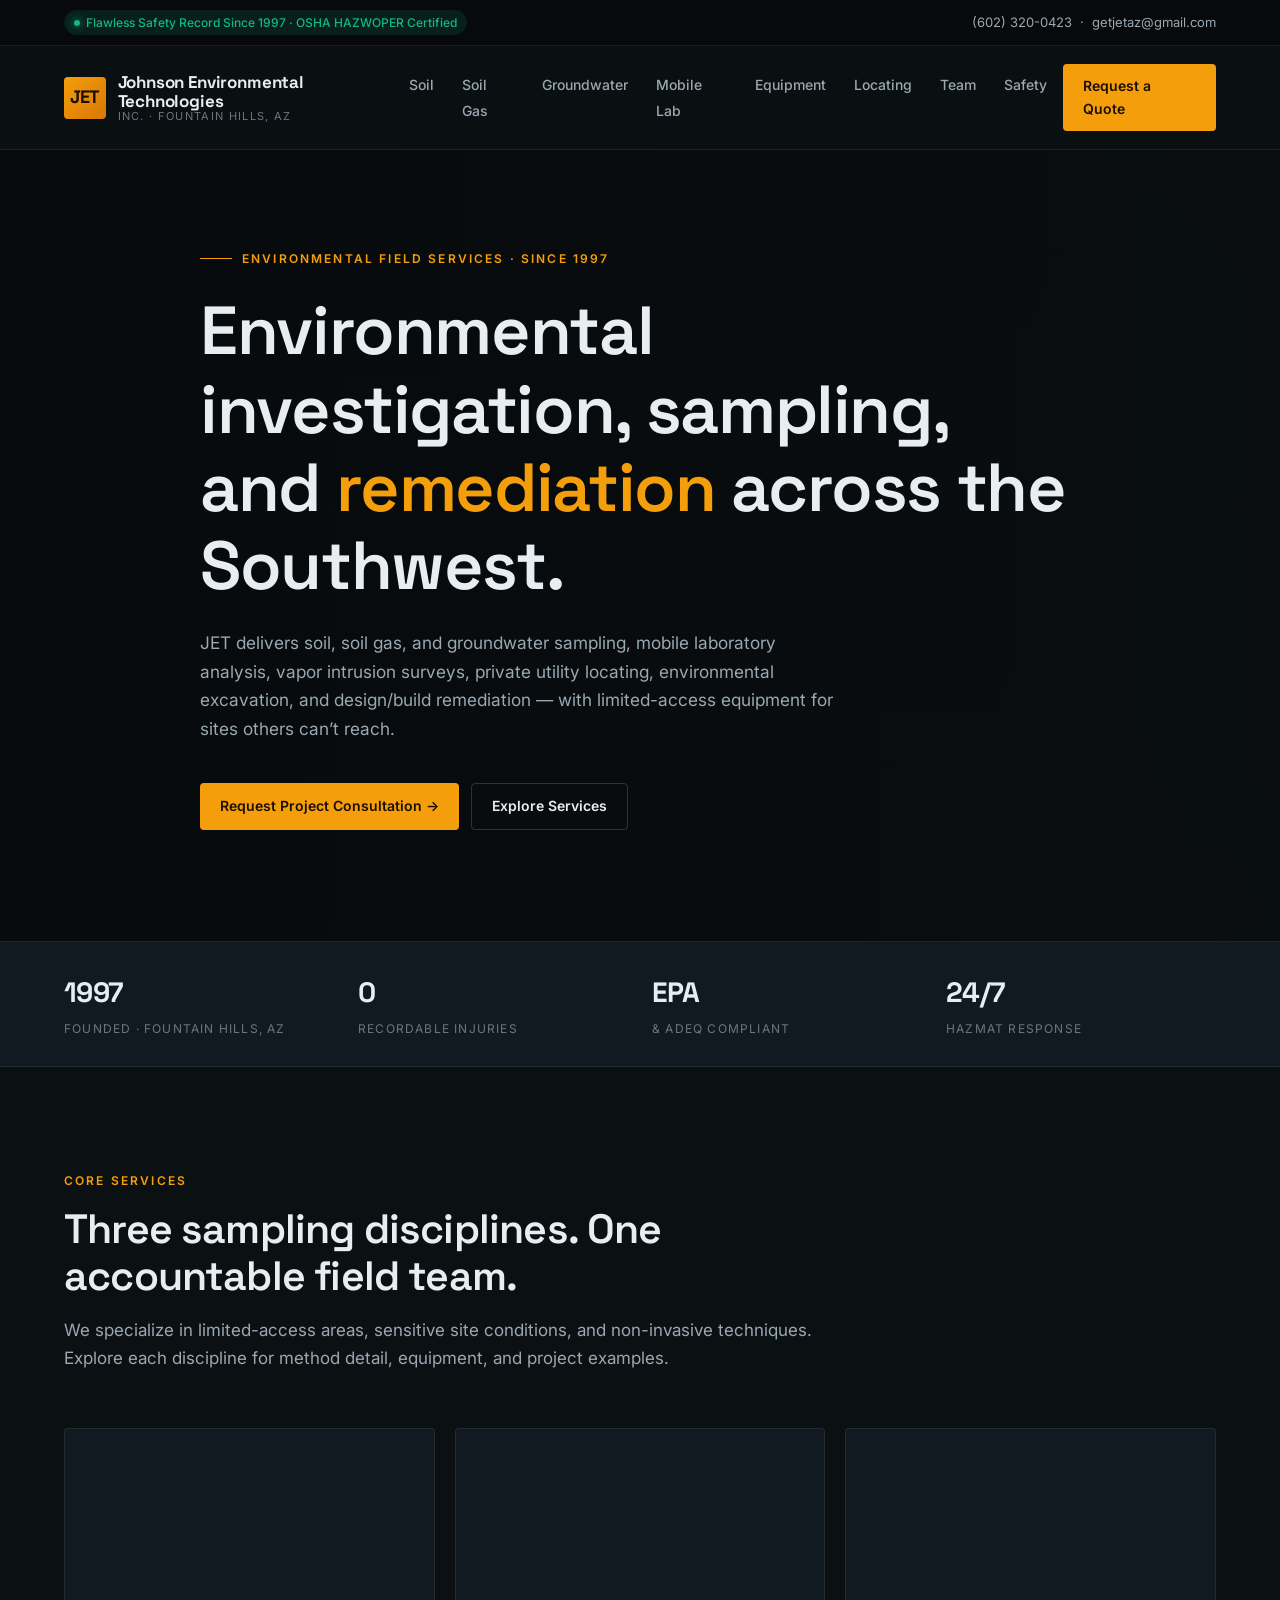
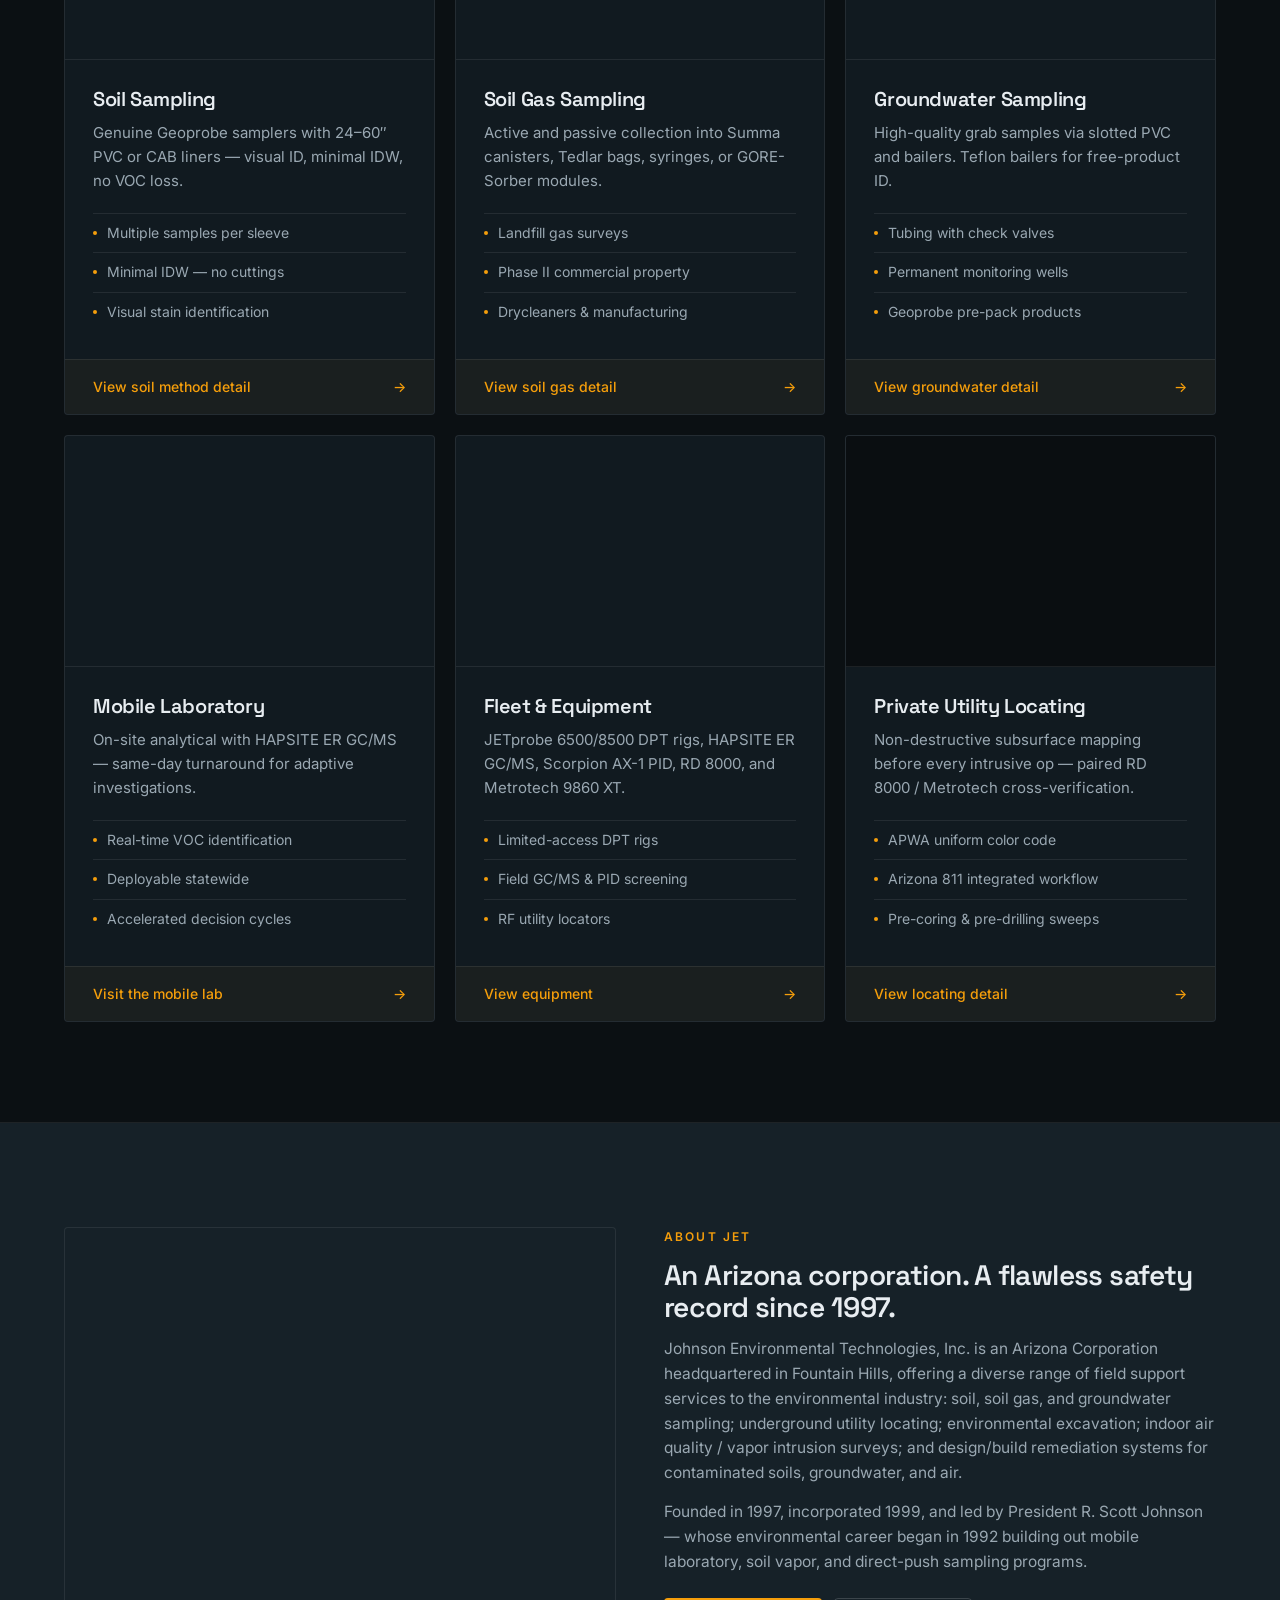
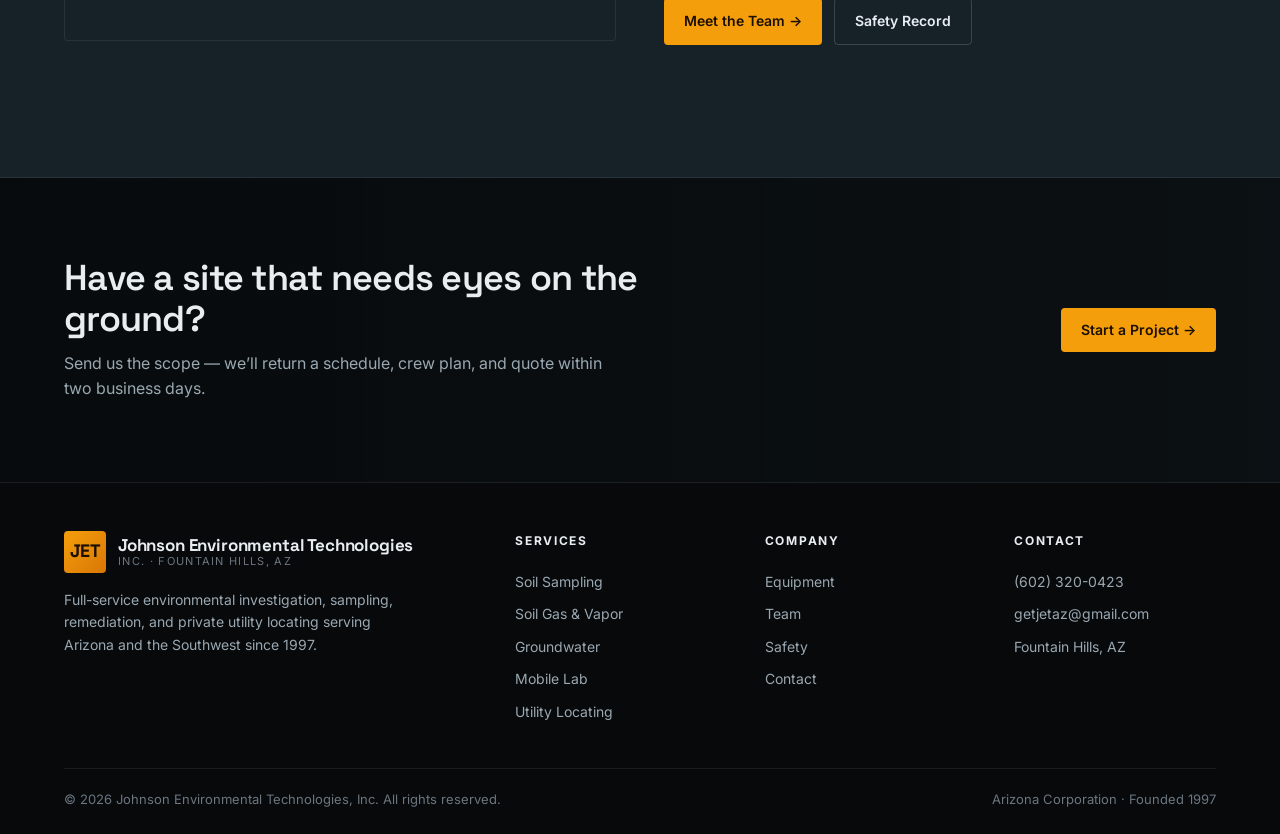
<file: index.html>
<!DOCTYPE html>
<html lang="en">
<head>
<meta charset="UTF-8" />
<meta name="viewport" content="width=device-width, initial-scale=1" />
<title>Johnson Environmental Technologies, Inc. — Environmental Sampling, Remediation & Utility Locating · Arizona</title>
<meta name="description" content="JET AZ — Arizona-based environmental field services: soil, soil gas, and groundwater sampling, mobile laboratory, vapor intrusion surveys, remediation, and private utility locating. Founded 1997 · Fountain Hills, AZ." />
<link rel="preconnect" href="https://fonts.googleapis.com">
<link rel="preconnect" href="https://fonts.gstatic.com" crossorigin>
<link href="https://fonts.googleapis.com/css2?family=Inter:wght@300;400;500;600;700;800&family=Space+Grotesk:wght@500;600;700&display=swap" rel="stylesheet">
<link rel="stylesheet" href="styles.css">
</head>
<body>

<div class="topbar">
  <div class="container">
    <span class="pill">Flawless Safety Record Since 1997 · OSHA HAZWOPER Certified</span>
    <div>
      <a href="tel:+16023200423">(602) 320-0423</a>
      &nbsp;·&nbsp;
      <a href="mailto:getjetaz@gmail.com">getjetaz@gmail.com</a>
    </div>
  </div>
</div>

<header class="main">
  <div class="container">
    <a href="index.html" class="brand">
      <div class="brand-mark">JET</div>
      <div class="brand-text">
        <span class="name">Johnson Environmental Technologies</span>
        <span class="sub">Inc. · Fountain Hills, AZ</span>
      </div>
    </a>
    <nav class="primary" id="nav">
      <ul>
        <li><a href="soil.html">Soil</a></li>
        <li><a href="soil-gas.html">Soil Gas</a></li>
        <li><a href="groundwater.html">Groundwater</a></li>
        <li><a href="mobile-lab.html">Mobile Lab</a></li>
        <li><a href="equipment.html">Equipment</a></li>
        <li><a href="utility-locating.html">Locating</a></li>
        <li><a href="team.html">Team</a></li>
        <li><a href="safety.html">Safety</a></li>
      </ul>
    </nav>
    <a href="contact.html" class="btn" style="margin-left:16px;">Request a Quote</a>
    <button class="menu-toggle" onclick="document.getElementById('nav').classList.toggle('open')" aria-label="Menu">☰</button>
  </div>
</header>

<section class="hero">
  <div class="bg"></div>
  <div class="overlay"></div>
  <div class="container">
    <div class="hero-eyebrow">Environmental Field Services · Since 1997</div>
    <h1>Environmental investigation, sampling, and <span class="em">remediation</span> across the Southwest.</h1>
    <p class="lede">
      JET delivers soil, soil gas, and groundwater sampling, mobile laboratory analysis,
      vapor intrusion surveys, private utility locating, environmental excavation,
      and design/build remediation — with limited-access equipment for sites others can&rsquo;t reach.
    </p>
    <div class="hero-cta">
      <a href="contact.html" class="btn">Request Project Consultation →</a>
      <a href="#services" class="btn ghost">Explore Services</a>
    </div>
  </div>
</section>

<div class="strip">
  <div class="container">
    <div class="item"><span class="num">1997</span><span class="lab">Founded · Fountain Hills, AZ</span></div>
    <div class="item"><span class="num">0</span><span class="lab">Recordable Injuries</span></div>
    <div class="item"><span class="num">EPA</span><span class="lab">&amp; ADEQ Compliant</span></div>
    <div class="item"><span class="num">24/7</span><span class="lab">HAZMAT Response</span></div>
  </div>
</div>

<section class="block" id="services">
  <div class="container">
    <div class="section-head">
      <span class="eyebrow">Core Services</span>
      <h2>Three sampling disciplines. One accountable field team.</h2>
      <p>
        We specialize in limited-access areas, sensitive site conditions, and non-invasive techniques.
        Explore each discipline for method detail, equipment, and project examples.
      </p>
    </div>

    <div class="cap-grid">
      <a href="soil.html" class="cap">
        <div class="photo" style="background-image: url('https://nebula.wsimg.com/4a58050c3f6cbbb7da1d8ba216dbeed3?AccessKeyId=D9E99A4ECBE6BC69BBAC&alloworigin=1');"></div>
        <div class="body">
          <h3>Soil Sampling</h3>
          <p>Genuine Geoprobe samplers with 24&ndash;60&Prime; PVC or CAB liners &mdash; visual ID, minimal IDW, no VOC loss.</p>
          <ul>
            <li>Multiple samples per sleeve</li>
            <li>Minimal IDW — no cuttings</li>
            <li>Visual stain identification</li>
          </ul>
        </div>
        <div class="learn">View soil method detail <span>→</span></div>
      </a>

      <a href="soil-gas.html" class="cap">
        <div class="photo" style="background-image: url('https://nebula.wsimg.com/7751e425f1065172800f70f9db9a6ac2?AccessKeyId=D9E99A4ECBE6BC69BBAC&alloworigin=1');"></div>
        <div class="body">
          <h3>Soil Gas Sampling</h3>
          <p>Active and passive collection into Summa canisters, Tedlar bags, syringes, or GORE-Sorber modules.</p>
          <ul>
            <li>Landfill gas surveys</li>
            <li>Phase II commercial property</li>
            <li>Drycleaners &amp; manufacturing</li>
          </ul>
        </div>
        <div class="learn">View soil gas detail <span>→</span></div>
      </a>

      <a href="groundwater.html" class="cap">
        <div class="photo" style="background-image: url('https://nebula.wsimg.com/2496c83de42b3ac7756156826fc09211?AccessKeyId=D9E99A4ECBE6BC69BBAC&alloworigin=1');"></div>
        <div class="body">
          <h3>Groundwater Sampling</h3>
          <p>High-quality grab samples via slotted PVC and bailers. Teflon bailers for free-product ID.</p>
          <ul>
            <li>Tubing with check valves</li>
            <li>Permanent monitoring wells</li>
            <li>Geoprobe pre-pack products</li>
          </ul>
        </div>
        <div class="learn">View groundwater detail <span>→</span></div>
      </a>
    </div>

    <div class="cap-grid" style="margin-top: 20px;">
      <a href="mobile-lab.html" class="cap">
        <div class="photo" style="background-image: url('https://nebula.wsimg.com/3fe98cfce62e86bd3bd1154242bb256f?AccessKeyId=D9E99A4ECBE6BC69BBAC&alloworigin=1');"></div>
        <div class="body">
          <h3>Mobile Laboratory</h3>
          <p>On-site analytical with HAPSITE ER GC/MS &mdash; same-day turnaround for adaptive investigations.</p>
          <ul>
            <li>Real-time VOC identification</li>
            <li>Deployable statewide</li>
            <li>Accelerated decision cycles</li>
          </ul>
        </div>
        <div class="learn">Visit the mobile lab <span>→</span></div>
      </a>

      <a href="equipment.html" class="cap">
        <div class="photo" style="background-image: url('https://nebula.wsimg.com/812f64861a3fc7fe10751439c0ae3a76?AccessKeyId=D9E99A4ECBE6BC69BBAC&alloworigin=1');"></div>
        <div class="body">
          <h3>Fleet &amp; Equipment</h3>
          <p>JETprobe 6500/8500 DPT rigs, HAPSITE ER GC/MS, Scorpion AX-1 PID, RD 8000, and Metrotech 9860 XT.</p>
          <ul>
            <li>Limited-access DPT rigs</li>
            <li>Field GC/MS &amp; PID screening</li>
            <li>RF utility locators</li>
          </ul>
        </div>
        <div class="learn">View equipment <span>→</span></div>
      </a>

      <a href="utility-locating.html" class="cap">
        <div class="photo" style="background-image: url('https://nebula.wsimg.com/c81a2fce7375e515de518b30d48df638?AccessKeyId=D9E99A4ECBE6BC69BBAC&alloworigin=1'); background-color: #0a0e11; background-size: contain; background-repeat: no-repeat;"></div>
        <div class="body">
          <h3>Private Utility Locating</h3>
          <p>Non-destructive subsurface mapping before every intrusive op &mdash; paired RD 8000 / Metrotech cross-verification.</p>
          <ul>
            <li>APWA uniform color code</li>
            <li>Arizona 811 integrated workflow</li>
            <li>Pre-coring &amp; pre-drilling sweeps</li>
          </ul>
        </div>
        <div class="learn">View locating detail <span>→</span></div>
      </a>
    </div>
  </div>
</section>

<section class="block" id="who" style="background: var(--surface-2);">
  <div class="container">
    <div class="detail">
      <div class="img-card" style="background-image: url('https://nebula.wsimg.com/9cafa03a97dfddef831bfe9e078758c3?AccessKeyId=D9E99A4ECBE6BC69BBAC&alloworigin=1');"></div>
      <div>
        <span class="eyebrow">About JET</span>
        <h3>An Arizona corporation. A flawless safety record since 1997.</h3>
        <p>
          Johnson Environmental Technologies, Inc. is an Arizona Corporation headquartered in
          Fountain Hills, offering a diverse range of field support services to the environmental
          industry: soil, soil gas, and groundwater sampling; underground utility locating;
          environmental excavation; indoor air quality / vapor intrusion surveys; and design/build
          remediation systems for contaminated soils, groundwater, and air.
        </p>
        <p>
          Founded in 1997, incorporated 1999, and led by President R. Scott Johnson &mdash; whose
          environmental career began in 1992 building out mobile laboratory, soil vapor, and direct-push
          sampling programs.
        </p>
        <div style="margin-top: 24px; display: flex; gap: 12px; flex-wrap: wrap;">
          <a href="team.html" class="btn">Meet the Team →</a>
          <a href="safety.html" class="btn ghost">Safety Record</a>
        </div>
      </div>
    </div>
  </div>
</section>

<section class="cta-band">
  <div class="container">
    <div>
      <h2>Have a site that needs eyes on the ground?</h2>
      <p>Send us the scope &mdash; we&rsquo;ll return a schedule, crew plan, and quote within two business days.</p>
    </div>
    <a href="contact.html" class="btn">Start a Project →</a>
  </div>
</section>

<footer>
  <div class="container">
    <div class="fcols">
      <div>
        <div class="brand" style="margin-bottom: 16px;">
          <div class="brand-mark">JET</div>
          <div class="brand-text">
            <span class="name">Johnson Environmental Technologies</span>
            <span class="sub">Inc. · Fountain Hills, AZ</span>
          </div>
        </div>
        <p style="max-width: 360px;">Full-service environmental investigation, sampling, remediation, and private utility locating serving Arizona and the Southwest since 1997.</p>
      </div>
      <div>
        <h5>Services</h5>
        <ul>
          <li><a href="soil.html">Soil Sampling</a></li>
          <li><a href="soil-gas.html">Soil Gas &amp; Vapor</a></li>
          <li><a href="groundwater.html">Groundwater</a></li>
          <li><a href="mobile-lab.html">Mobile Lab</a></li>
          <li><a href="utility-locating.html">Utility Locating</a></li>
        </ul>
      </div>
      <div>
        <h5>Company</h5>
        <ul>
          <li><a href="equipment.html">Equipment</a></li>
          <li><a href="team.html">Team</a></li>
          <li><a href="safety.html">Safety</a></li>
          <li><a href="contact.html">Contact</a></li>
        </ul>
      </div>
      <div>
        <h5>Contact</h5>
        <ul>
          <li><a href="tel:+16023200423">(602) 320-0423</a></li>
          <li><a href="mailto:getjetaz@gmail.com">getjetaz@gmail.com</a></li>
          <li>Fountain Hills, AZ</li>
        </ul>
      </div>
    </div>
    <div class="bar">
      <span>© <span id="yr"></span> Johnson Environmental Technologies, Inc. All rights reserved.</span>
      <span>Arizona Corporation · Founded 1997</span>
    </div>
  </div>
</footer>

<script>
  document.getElementById('yr').textContent = new Date().getFullYear();
  document.querySelectorAll('.menu-toggle').forEach(b => b.addEventListener('click', () => document.getElementById('nav').classList.toggle('open')));
</script>

</body>
</html>
</file>
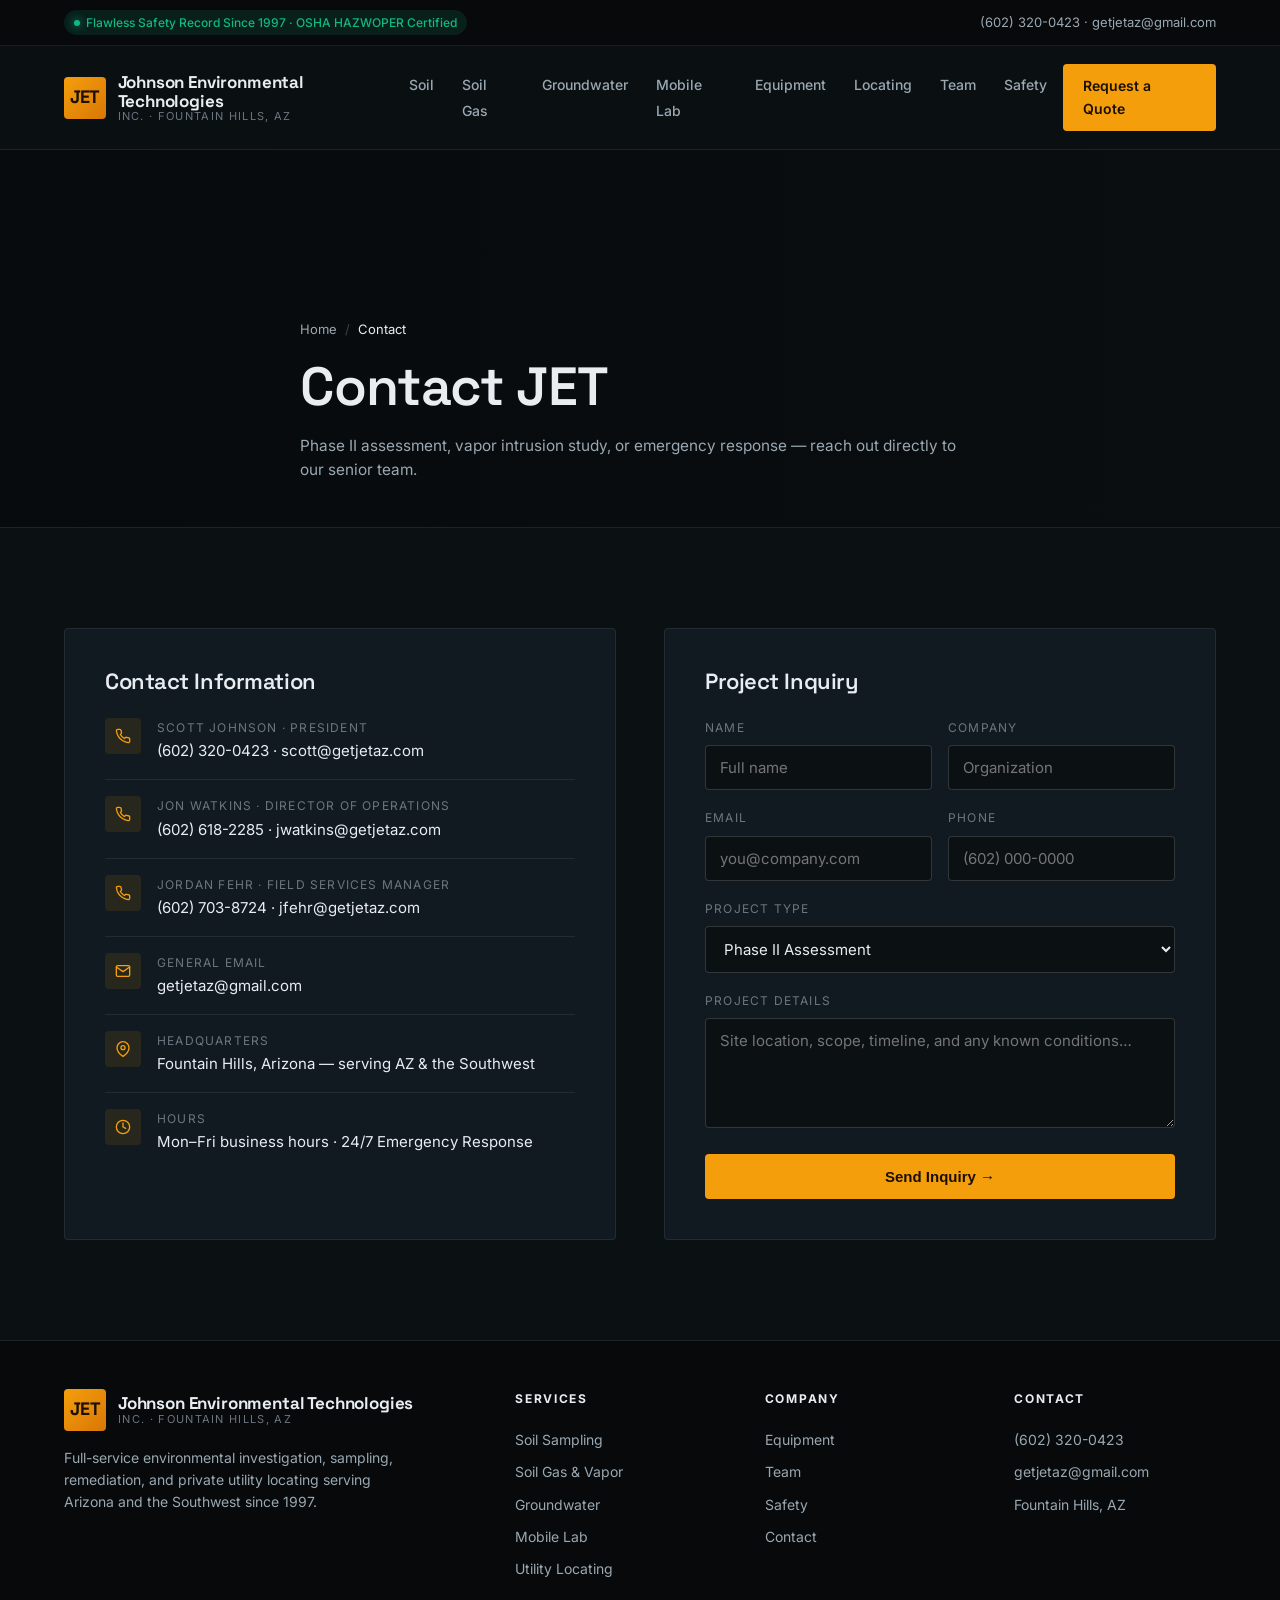
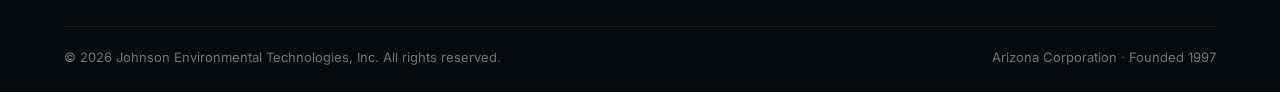
<file: contact.html>
<!DOCTYPE html>
<html lang="en">
<head>
<meta charset="UTF-8" />
<meta name="viewport" content="width=device-width, initial-scale=1" />
<title>Contact — Johnson Environmental Technologies, Inc.</title>
<meta name="description" content="Contact JET AZ. Call Scott Johnson (602-320-0423), Jon Watkins (602-618-2285), or Jordan Fehr (602-703-8724). Fountain Hills, Arizona." />
<link rel="preconnect" href="https://fonts.googleapis.com">
<link rel="preconnect" href="https://fonts.gstatic.com" crossorigin>
<link href="https://fonts.googleapis.com/css2?family=Inter:wght@300;400;500;600;700;800&family=Space+Grotesk:wght@500;600;700&display=swap" rel="stylesheet">
<link rel="stylesheet" href="styles.css">
</head>
<body>

<div class="topbar">
  <div class="container">
    <span class="pill">Flawless Safety Record Since 1997 · OSHA HAZWOPER Certified</span>
    <div><a href="tel:+16023200423">(602) 320-0423</a>&nbsp;·&nbsp;<a href="mailto:getjetaz@gmail.com">getjetaz@gmail.com</a></div>
  </div>
</div>

<header class="main">
  <div class="container">
    <a href="index.html" class="brand">
      <div class="brand-mark">JET</div>
      <div class="brand-text"><span class="name">Johnson Environmental Technologies</span><span class="sub">Inc. · Fountain Hills, AZ</span></div>
    </a>
    <nav class="primary" id="nav">
      <ul>
        <li><a href="soil.html">Soil</a></li>
        <li><a href="soil-gas.html">Soil Gas</a></li>
        <li><a href="groundwater.html">Groundwater</a></li>
        <li><a href="mobile-lab.html">Mobile Lab</a></li>
        <li><a href="equipment.html">Equipment</a></li>
        <li><a href="utility-locating.html">Locating</a></li>
        <li><a href="team.html">Team</a></li>
        <li><a href="safety.html">Safety</a></li>
      </ul>
    </nav>
    <a href="contact.html" class="btn active" style="margin-left:16px;">Request a Quote</a>
    <button class="menu-toggle" onclick="document.getElementById('nav').classList.toggle('open')" aria-label="Menu">☰</button>
  </div>
</header>

<section class="page-hero">
  <div class="bg" style="background-image: url('https://nebula.wsimg.com/b9569659b4d1c01341835393f7b00ef6?AccessKeyId=D9E99A4ECBE6BC69BBAC&alloworigin=1');"></div>
  <div class="overlay"></div>
  <div class="container">
    <div class="breadcrumb"><a href="index.html">Home</a><span class="sep">/</span><span class="cur">Contact</span></div>
    <h1>Contact JET</h1>
    <p class="lede">Phase II assessment, vapor intrusion study, or emergency response &mdash; reach out directly to our senior team.</p>
  </div>
</section>

<section class="block">
  <div class="container">
    <div class="contact-grid">
      <div class="contact-card">
        <h3>Contact Information</h3>
        <div class="info-row">
          <div class="ico"><svg width="16" height="16" viewBox="0 0 24 24" fill="none" stroke="currentColor" stroke-width="2" stroke-linecap="round" stroke-linejoin="round"><path d="M22 16.9v3a2 2 0 0 1-2.2 2 19.8 19.8 0 0 1-8.6-3.1 19.5 19.5 0 0 1-6-6 19.8 19.8 0 0 1-3.1-8.7A2 2 0 0 1 4.1 2h3a2 2 0 0 1 2 1.7c.1.9.3 1.8.6 2.7a2 2 0 0 1-.5 2.1L8 9.8a16 16 0 0 0 6 6l1.3-1.3a2 2 0 0 1 2.1-.5c.9.3 1.8.5 2.7.6A2 2 0 0 1 22 16.9z"/></svg></div>
          <div><div class="label">Scott Johnson · President</div><div class="val"><a href="tel:+16023200423">(602) 320-0423</a> · <a href="mailto:scott@getjetaz.com">scott@getjetaz.com</a></div></div>
        </div>
        <div class="info-row">
          <div class="ico"><svg width="16" height="16" viewBox="0 0 24 24" fill="none" stroke="currentColor" stroke-width="2" stroke-linecap="round" stroke-linejoin="round"><path d="M22 16.9v3a2 2 0 0 1-2.2 2 19.8 19.8 0 0 1-8.6-3.1 19.5 19.5 0 0 1-6-6 19.8 19.8 0 0 1-3.1-8.7A2 2 0 0 1 4.1 2h3a2 2 0 0 1 2 1.7c.1.9.3 1.8.6 2.7a2 2 0 0 1-.5 2.1L8 9.8a16 16 0 0 0 6 6l1.3-1.3a2 2 0 0 1 2.1-.5c.9.3 1.8.5 2.7.6A2 2 0 0 1 22 16.9z"/></svg></div>
          <div><div class="label">Jon Watkins · Director of Operations</div><div class="val"><a href="tel:+16026182285">(602) 618-2285</a> · <a href="mailto:jwatkins@getjetaz.com">jwatkins@getjetaz.com</a></div></div>
        </div>
        <div class="info-row">
          <div class="ico"><svg width="16" height="16" viewBox="0 0 24 24" fill="none" stroke="currentColor" stroke-width="2" stroke-linecap="round" stroke-linejoin="round"><path d="M22 16.9v3a2 2 0 0 1-2.2 2 19.8 19.8 0 0 1-8.6-3.1 19.5 19.5 0 0 1-6-6 19.8 19.8 0 0 1-3.1-8.7A2 2 0 0 1 4.1 2h3a2 2 0 0 1 2 1.7c.1.9.3 1.8.6 2.7a2 2 0 0 1-.5 2.1L8 9.8a16 16 0 0 0 6 6l1.3-1.3a2 2 0 0 1 2.1-.5c.9.3 1.8.5 2.7.6A2 2 0 0 1 22 16.9z"/></svg></div>
          <div><div class="label">Jordan Fehr · Field Services Manager</div><div class="val"><a href="tel:+16027038724">(602) 703-8724</a> · <a href="mailto:jfehr@getjetaz.com">jfehr@getjetaz.com</a></div></div>
        </div>
        <div class="info-row">
          <div class="ico"><svg width="16" height="16" viewBox="0 0 24 24" fill="none" stroke="currentColor" stroke-width="2" stroke-linecap="round" stroke-linejoin="round"><path d="M4 4h16c1.1 0 2 .9 2 2v12c0 1.1-.9 2-2 2H4a2 2 0 0 1-2-2V6c0-1.1.9-2 2-2z"/><polyline points="22,6 12,13 2,6"/></svg></div>
          <div><div class="label">General Email</div><div class="val"><a href="mailto:getjetaz@gmail.com">getjetaz@gmail.com</a></div></div>
        </div>
        <div class="info-row">
          <div class="ico"><svg width="16" height="16" viewBox="0 0 24 24" fill="none" stroke="currentColor" stroke-width="2" stroke-linecap="round" stroke-linejoin="round"><path d="M21 10c0 7-9 13-9 13s-9-6-9-13a9 9 0 0 1 18 0z"/><circle cx="12" cy="10" r="3"/></svg></div>
          <div><div class="label">Headquarters</div><div class="val">Fountain Hills, Arizona &mdash; serving AZ &amp; the Southwest</div></div>
        </div>
        <div class="info-row">
          <div class="ico"><svg width="16" height="16" viewBox="0 0 24 24" fill="none" stroke="currentColor" stroke-width="2" stroke-linecap="round" stroke-linejoin="round"><circle cx="12" cy="12" r="10"/><path d="M12 6v6l4 2"/></svg></div>
          <div><div class="label">Hours</div><div class="val">Mon–Fri business hours · 24/7 Emergency Response</div></div>
        </div>
      </div>

      <div class="contact-card">
        <h3>Project Inquiry</h3>
        <form onsubmit="event.preventDefault(); alert('Thanks — your message would be sent to getjetaz@gmail.com in production.');">
          <div class="form-row-2">
            <div class="row"><label>Name</label><input type="text" required placeholder="Full name" /></div>
            <div class="row"><label>Company</label><input type="text" placeholder="Organization" /></div>
          </div>
          <div class="form-row-2">
            <div class="row"><label>Email</label><input type="email" required placeholder="you@company.com" /></div>
            <div class="row"><label>Phone</label><input type="tel" placeholder="(602) 000-0000" /></div>
          </div>
          <div class="row">
            <label>Project Type</label>
            <select>
              <option>Phase II Assessment</option>
              <option>Soil Sampling</option>
              <option>Soil Gas / Vapor Intrusion</option>
              <option>Groundwater Sampling</option>
              <option>Mobile Laboratory Services</option>
              <option>Remediation / Injection</option>
              <option>Private Utility Locating</option>
              <option>Environmental Excavation</option>
              <option>HAZMAT Response</option>
              <option>Other</option>
            </select>
          </div>
          <div class="row"><label>Project Details</label><textarea placeholder="Site location, scope, timeline, and any known conditions…"></textarea></div>
          <button type="submit" class="btn">Send Inquiry →</button>
        </form>
      </div>
    </div>
  </div>
</section>

<footer>
  <div class="container">
    <div class="fcols">
      <div>
        <div class="brand" style="margin-bottom: 16px;"><div class="brand-mark">JET</div><div class="brand-text"><span class="name">Johnson Environmental Technologies</span><span class="sub">Inc. · Fountain Hills, AZ</span></div></div>
        <p style="max-width: 360px;">Full-service environmental investigation, sampling, remediation, and private utility locating serving Arizona and the Southwest since 1997.</p>
      </div>
      <div><h5>Services</h5><ul><li><a href="soil.html">Soil Sampling</a></li><li><a href="soil-gas.html">Soil Gas &amp; Vapor</a></li><li><a href="groundwater.html">Groundwater</a></li><li><a href="mobile-lab.html">Mobile Lab</a></li><li><a href="utility-locating.html">Utility Locating</a></li></ul></div>
      <div><h5>Company</h5><ul><li><a href="equipment.html">Equipment</a></li><li><a href="team.html">Team</a></li><li><a href="safety.html">Safety</a></li><li><a href="contact.html">Contact</a></li></ul></div>
      <div><h5>Contact</h5><ul><li><a href="tel:+16023200423">(602) 320-0423</a></li><li><a href="mailto:getjetaz@gmail.com">getjetaz@gmail.com</a></li><li>Fountain Hills, AZ</li></ul></div>
    </div>
    <div class="bar"><span>© <span id="yr"></span> Johnson Environmental Technologies, Inc. All rights reserved.</span><span>Arizona Corporation · Founded 1997</span></div>
  </div>
</footer>
<script>document.getElementById('yr').textContent = new Date().getFullYear();</script>
</body>
</html>
</file>
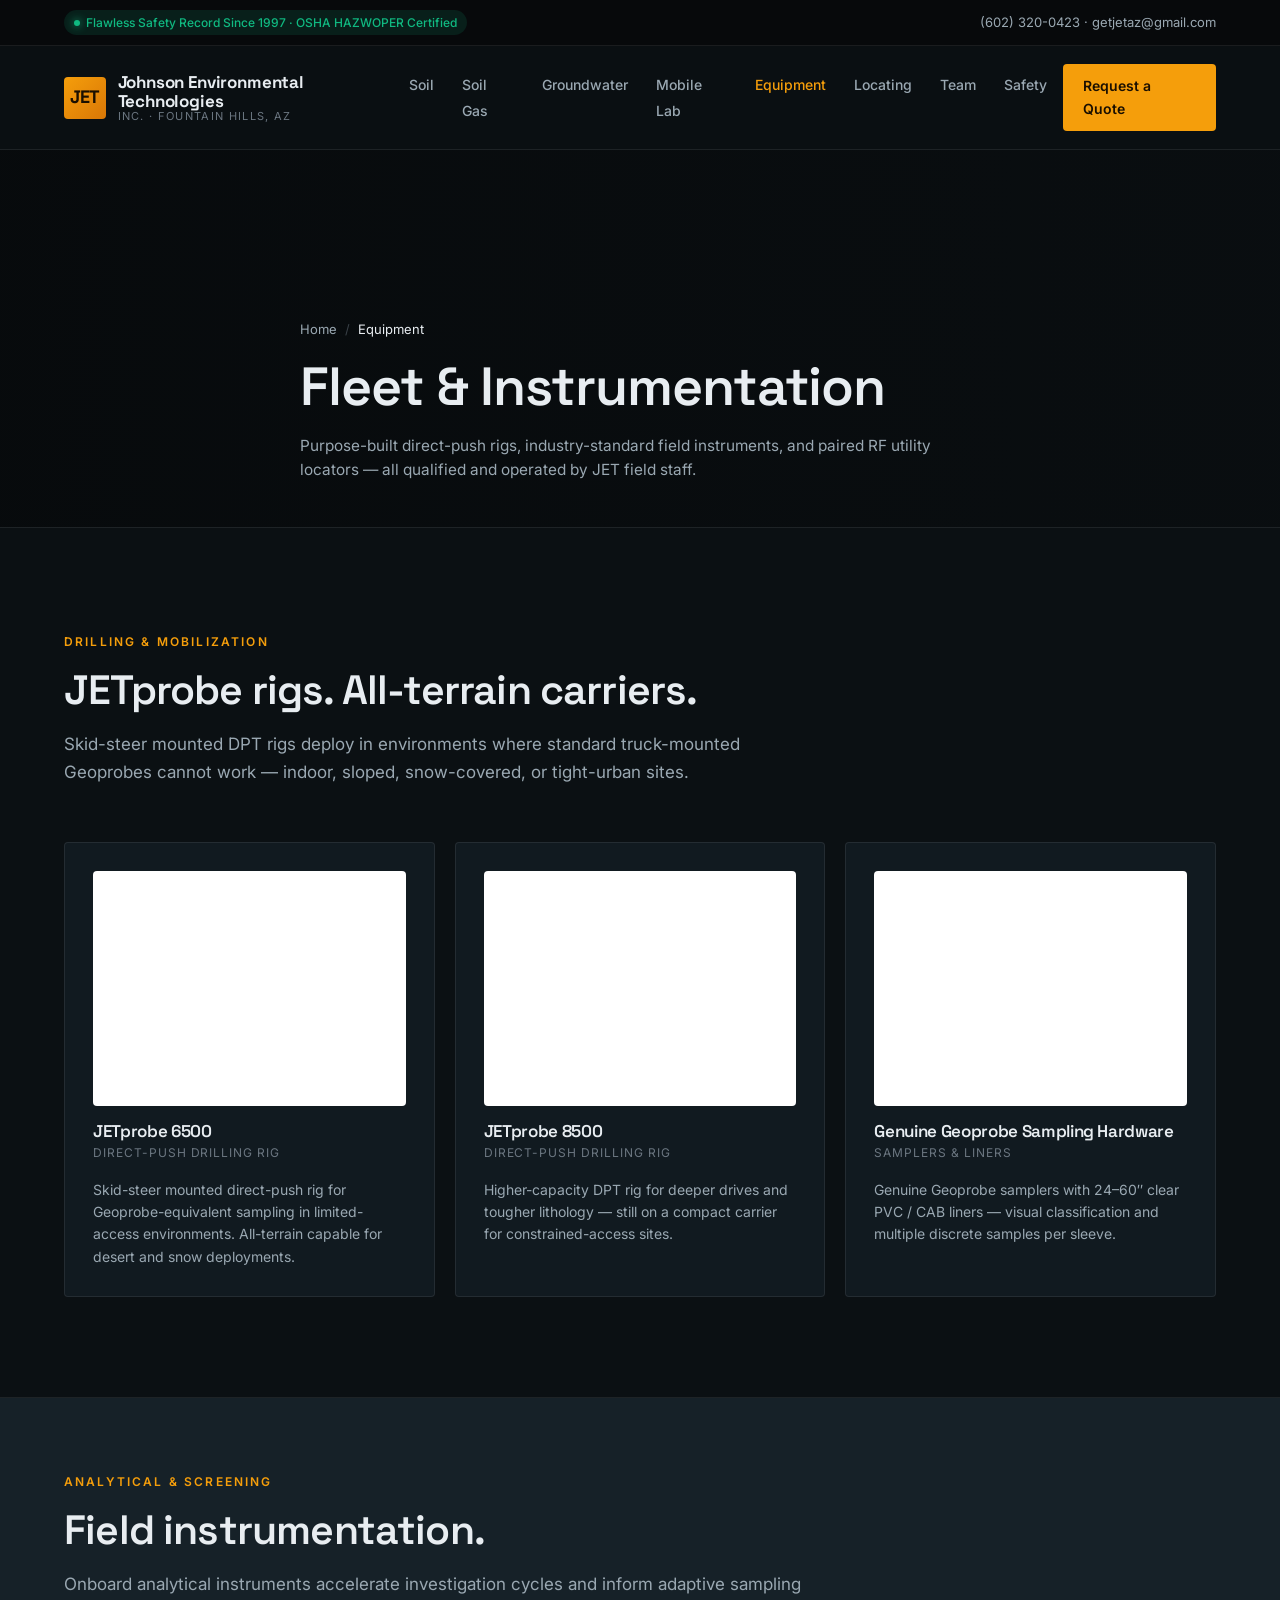
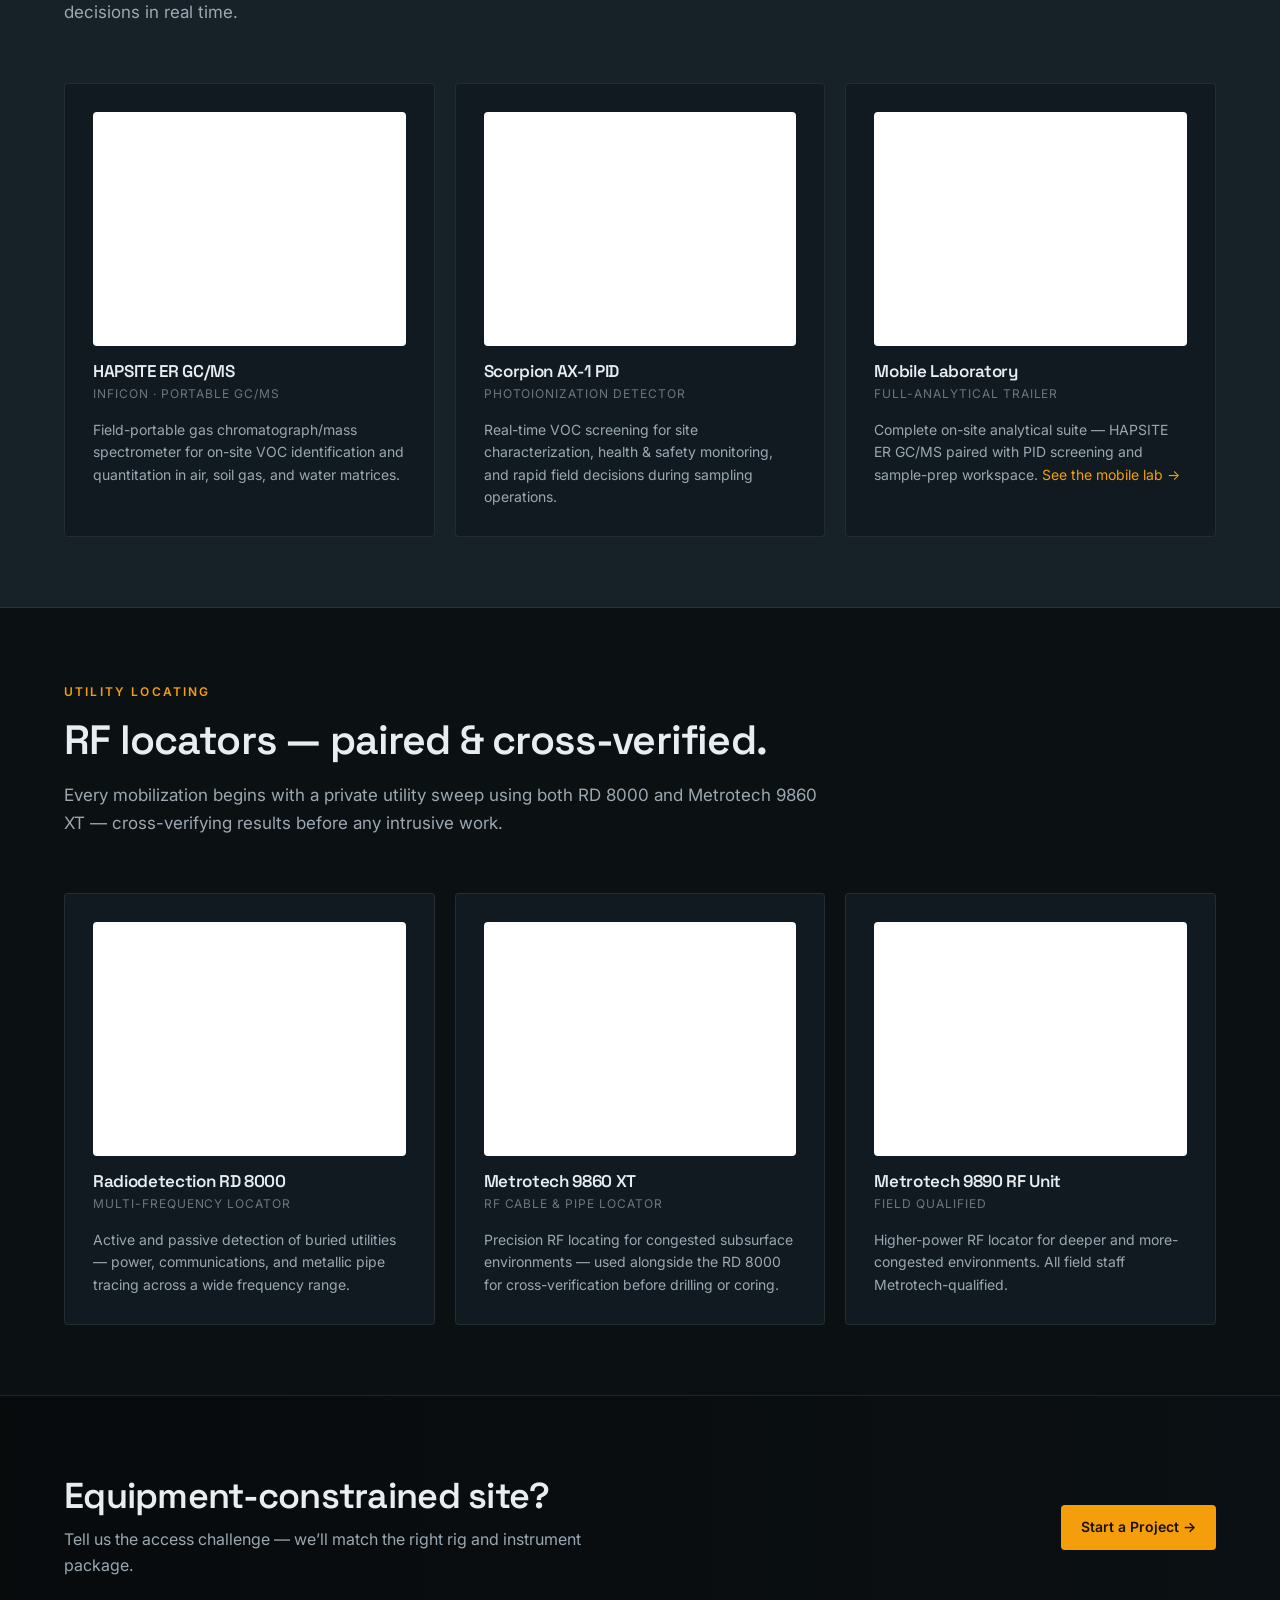
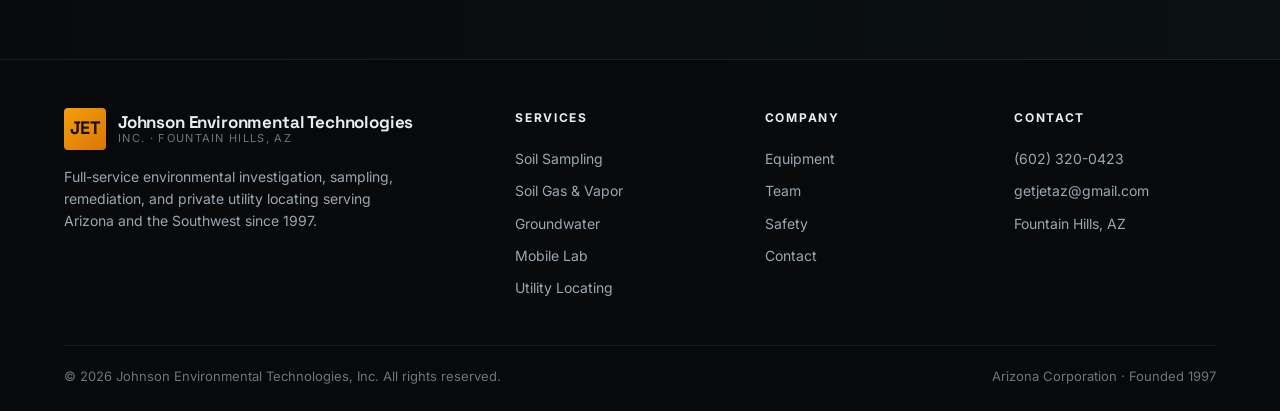
<file: equipment.html>
<!DOCTYPE html>
<html lang="en">
<head>
<meta charset="UTF-8" />
<meta name="viewport" content="width=device-width, initial-scale=1" />
<title>Equipment — Johnson Environmental Technologies, Inc.</title>
<meta name="description" content="JETprobe 6500/8500 DPT rigs, HAPSITE ER GC/MS, Scorpion AX-1 PID, Radiodetection RD 8000, Metrotech 9860 XT. JET AZ equipment fleet." />
<link rel="preconnect" href="https://fonts.googleapis.com">
<link rel="preconnect" href="https://fonts.gstatic.com" crossorigin>
<link href="https://fonts.googleapis.com/css2?family=Inter:wght@300;400;500;600;700;800&family=Space+Grotesk:wght@500;600;700&display=swap" rel="stylesheet">
<link rel="stylesheet" href="styles.css">
</head>
<body>

<div class="topbar">
  <div class="container">
    <span class="pill">Flawless Safety Record Since 1997 · OSHA HAZWOPER Certified</span>
    <div><a href="tel:+16023200423">(602) 320-0423</a>&nbsp;·&nbsp;<a href="mailto:getjetaz@gmail.com">getjetaz@gmail.com</a></div>
  </div>
</div>

<header class="main">
  <div class="container">
    <a href="index.html" class="brand">
      <div class="brand-mark">JET</div>
      <div class="brand-text"><span class="name">Johnson Environmental Technologies</span><span class="sub">Inc. · Fountain Hills, AZ</span></div>
    </a>
    <nav class="primary" id="nav">
      <ul>
        <li><a href="soil.html">Soil</a></li>
        <li><a href="soil-gas.html">Soil Gas</a></li>
        <li><a href="groundwater.html">Groundwater</a></li>
        <li><a href="mobile-lab.html">Mobile Lab</a></li>
        <li><a href="equipment.html" class="active">Equipment</a></li>
        <li><a href="utility-locating.html">Locating</a></li>
        <li><a href="team.html">Team</a></li>
        <li><a href="safety.html">Safety</a></li>
      </ul>
    </nav>
    <a href="contact.html" class="btn" style="margin-left:16px;">Request a Quote</a>
    <button class="menu-toggle" onclick="document.getElementById('nav').classList.toggle('open')" aria-label="Menu">☰</button>
  </div>
</header>

<section class="page-hero">
  <div class="bg" style="background-image: url('https://nebula.wsimg.com/812f64861a3fc7fe10751439c0ae3a76?AccessKeyId=D9E99A4ECBE6BC69BBAC&alloworigin=1');"></div>
  <div class="overlay"></div>
  <div class="container">
    <div class="breadcrumb"><a href="index.html">Home</a><span class="sep">/</span><span class="cur">Equipment</span></div>
    <h1>Fleet &amp; Instrumentation</h1>
    <p class="lede">Purpose-built direct-push rigs, industry-standard field instruments, and paired RF utility locators &mdash; all qualified and operated by JET field staff.</p>
  </div>
</section>

<section class="block">
  <div class="container">
    <div class="section-head">
      <span class="eyebrow">Drilling &amp; Mobilization</span>
      <h2>JETprobe rigs. All-terrain carriers.</h2>
      <p>Skid-steer mounted DPT rigs deploy in environments where standard truck-mounted Geoprobes cannot work &mdash; indoor, sloped, snow-covered, or tight-urban sites.</p>
    </div>
    <div class="eq-grid">
      <div class="eq">
        <div class="img" style="background-image: url('https://nebula.wsimg.com/812f64861a3fc7fe10751439c0ae3a76?AccessKeyId=D9E99A4ECBE6BC69BBAC&alloworigin=1'); background-size: cover;"></div>
        <div><h4>JETprobe 6500</h4><div class="model">Direct-Push Drilling Rig</div></div>
        <p>Skid-steer mounted direct-push rig for Geoprobe-equivalent sampling in limited-access environments. All-terrain capable for desert and snow deployments.</p>
      </div>
      <div class="eq">
        <div class="img" style="background-image: url('https://nebula.wsimg.com/9cafa03a97dfddef831bfe9e078758c3?AccessKeyId=D9E99A4ECBE6BC69BBAC&alloworigin=1'); background-size: cover;"></div>
        <div><h4>JETprobe 8500</h4><div class="model">Direct-Push Drilling Rig</div></div>
        <p>Higher-capacity DPT rig for deeper drives and tougher lithology &mdash; still on a compact carrier for constrained-access sites.</p>
      </div>
      <div class="eq">
        <div class="img" style="background-image: url('https://nebula.wsimg.com/4a3b792110119608a095194c7a90f381?AccessKeyId=D9E99A4ECBE6BC69BBAC&alloworigin=1'); background-size: cover;"></div>
        <div><h4>Genuine Geoprobe Sampling Hardware</h4><div class="model">Samplers &amp; Liners</div></div>
        <p>Genuine Geoprobe samplers with 24&ndash;60&Prime; clear PVC / CAB liners &mdash; visual classification and multiple discrete samples per sleeve.</p>
      </div>
    </div>
  </div>
</section>

<section class="block tight" style="background: var(--surface-2);">
  <div class="container">
    <div class="section-head">
      <span class="eyebrow">Analytical &amp; Screening</span>
      <h2>Field instrumentation.</h2>
      <p>Onboard analytical instruments accelerate investigation cycles and inform adaptive sampling decisions in real time.</p>
    </div>
    <div class="eq-grid">
      <div class="eq">
        <div class="img" style="background-image: url('https://nebula.wsimg.com/f78be09463044cefde9da2e48e5124f2?AccessKeyId=D9E99A4ECBE6BC69BBAC&alloworigin=1');"></div>
        <div><h4>HAPSITE ER GC/MS</h4><div class="model">INFICON · Portable GC/MS</div></div>
        <p>Field-portable gas chromatograph/mass spectrometer for on-site VOC identification and quantitation in air, soil gas, and water matrices.</p>
      </div>
      <div class="eq">
        <div class="img" style="background-image: url('https://nebula.wsimg.com/51d54874389d90a32dbc5977fad6c0c5?AccessKeyId=D9E99A4ECBE6BC69BBAC&alloworigin=1');"></div>
        <div><h4>Scorpion AX-1 PID</h4><div class="model">Photoionization Detector</div></div>
        <p>Real-time VOC screening for site characterization, health &amp; safety monitoring, and rapid field decisions during sampling operations.</p>
      </div>
      <div class="eq">
        <div class="img" style="background-image: url('https://nebula.wsimg.com/b93a4d4e9e913afc6dd5480342ff45fd?AccessKeyId=D9E99A4ECBE6BC69BBAC&alloworigin=1');"></div>
        <div><h4>Mobile Laboratory</h4><div class="model">Full-Analytical Trailer</div></div>
        <p>Complete on-site analytical suite &mdash; HAPSITE ER GC/MS paired with PID screening and sample-prep workspace. <a href="mobile-lab.html" style="color: var(--accent);">See the mobile lab →</a></p>
      </div>
    </div>
  </div>
</section>

<section class="block tight">
  <div class="container">
    <div class="section-head">
      <span class="eyebrow">Utility Locating</span>
      <h2>RF locators &mdash; paired &amp; cross-verified.</h2>
      <p>Every mobilization begins with a private utility sweep using both RD 8000 and Metrotech 9860 XT &mdash; cross-verifying results before any intrusive work.</p>
    </div>
    <div class="eq-grid">
      <div class="eq">
        <div class="img" style="background-image: url('https://nebula.wsimg.com/c81a2fce7375e515de518b30d48df638?AccessKeyId=D9E99A4ECBE6BC69BBAC&alloworigin=1');"></div>
        <div><h4>Radiodetection RD 8000</h4><div class="model">Multi-Frequency Locator</div></div>
        <p>Active and passive detection of buried utilities &mdash; power, communications, and metallic pipe tracing across a wide frequency range.</p>
      </div>
      <div class="eq">
        <div class="img" style="background-image: url('https://nebula.wsimg.com/eff98ba819c852ad1da767b1e6701703?AccessKeyId=D9E99A4ECBE6BC69BBAC&alloworigin=1');"></div>
        <div><h4>Metrotech 9860 XT</h4><div class="model">RF Cable &amp; Pipe Locator</div></div>
        <p>Precision RF locating for congested subsurface environments &mdash; used alongside the RD 8000 for cross-verification before drilling or coring.</p>
      </div>
      <div class="eq">
        <div class="img" style="background-image: url('https://nebula.wsimg.com/a8d4968dab9a10183716fb7f7cda19f1?AccessKeyId=D9E99A4ECBE6BC69BBAC&alloworigin=1');"></div>
        <div><h4>Metrotech 9890 RF Unit</h4><div class="model">Field Qualified</div></div>
        <p>Higher-power RF locator for deeper and more-congested environments. All field staff Metrotech-qualified.</p>
      </div>
    </div>
  </div>
</section>

<section class="cta-band">
  <div class="container">
    <div><h2>Equipment-constrained site?</h2><p>Tell us the access challenge &mdash; we&rsquo;ll match the right rig and instrument package.</p></div>
    <a href="contact.html" class="btn">Start a Project →</a>
  </div>
</section>

<footer>
  <div class="container">
    <div class="fcols">
      <div>
        <div class="brand" style="margin-bottom: 16px;"><div class="brand-mark">JET</div><div class="brand-text"><span class="name">Johnson Environmental Technologies</span><span class="sub">Inc. · Fountain Hills, AZ</span></div></div>
        <p style="max-width: 360px;">Full-service environmental investigation, sampling, remediation, and private utility locating serving Arizona and the Southwest since 1997.</p>
      </div>
      <div><h5>Services</h5><ul><li><a href="soil.html">Soil Sampling</a></li><li><a href="soil-gas.html">Soil Gas &amp; Vapor</a></li><li><a href="groundwater.html">Groundwater</a></li><li><a href="mobile-lab.html">Mobile Lab</a></li><li><a href="utility-locating.html">Utility Locating</a></li></ul></div>
      <div><h5>Company</h5><ul><li><a href="equipment.html">Equipment</a></li><li><a href="team.html">Team</a></li><li><a href="safety.html">Safety</a></li><li><a href="contact.html">Contact</a></li></ul></div>
      <div><h5>Contact</h5><ul><li><a href="tel:+16023200423">(602) 320-0423</a></li><li><a href="mailto:getjetaz@gmail.com">getjetaz@gmail.com</a></li><li>Fountain Hills, AZ</li></ul></div>
    </div>
    <div class="bar"><span>© <span id="yr"></span> Johnson Environmental Technologies, Inc. All rights reserved.</span><span>Arizona Corporation · Founded 1997</span></div>
  </div>
</footer>
<script>document.getElementById('yr').textContent = new Date().getFullYear();</script>
</body>
</html>
</file>
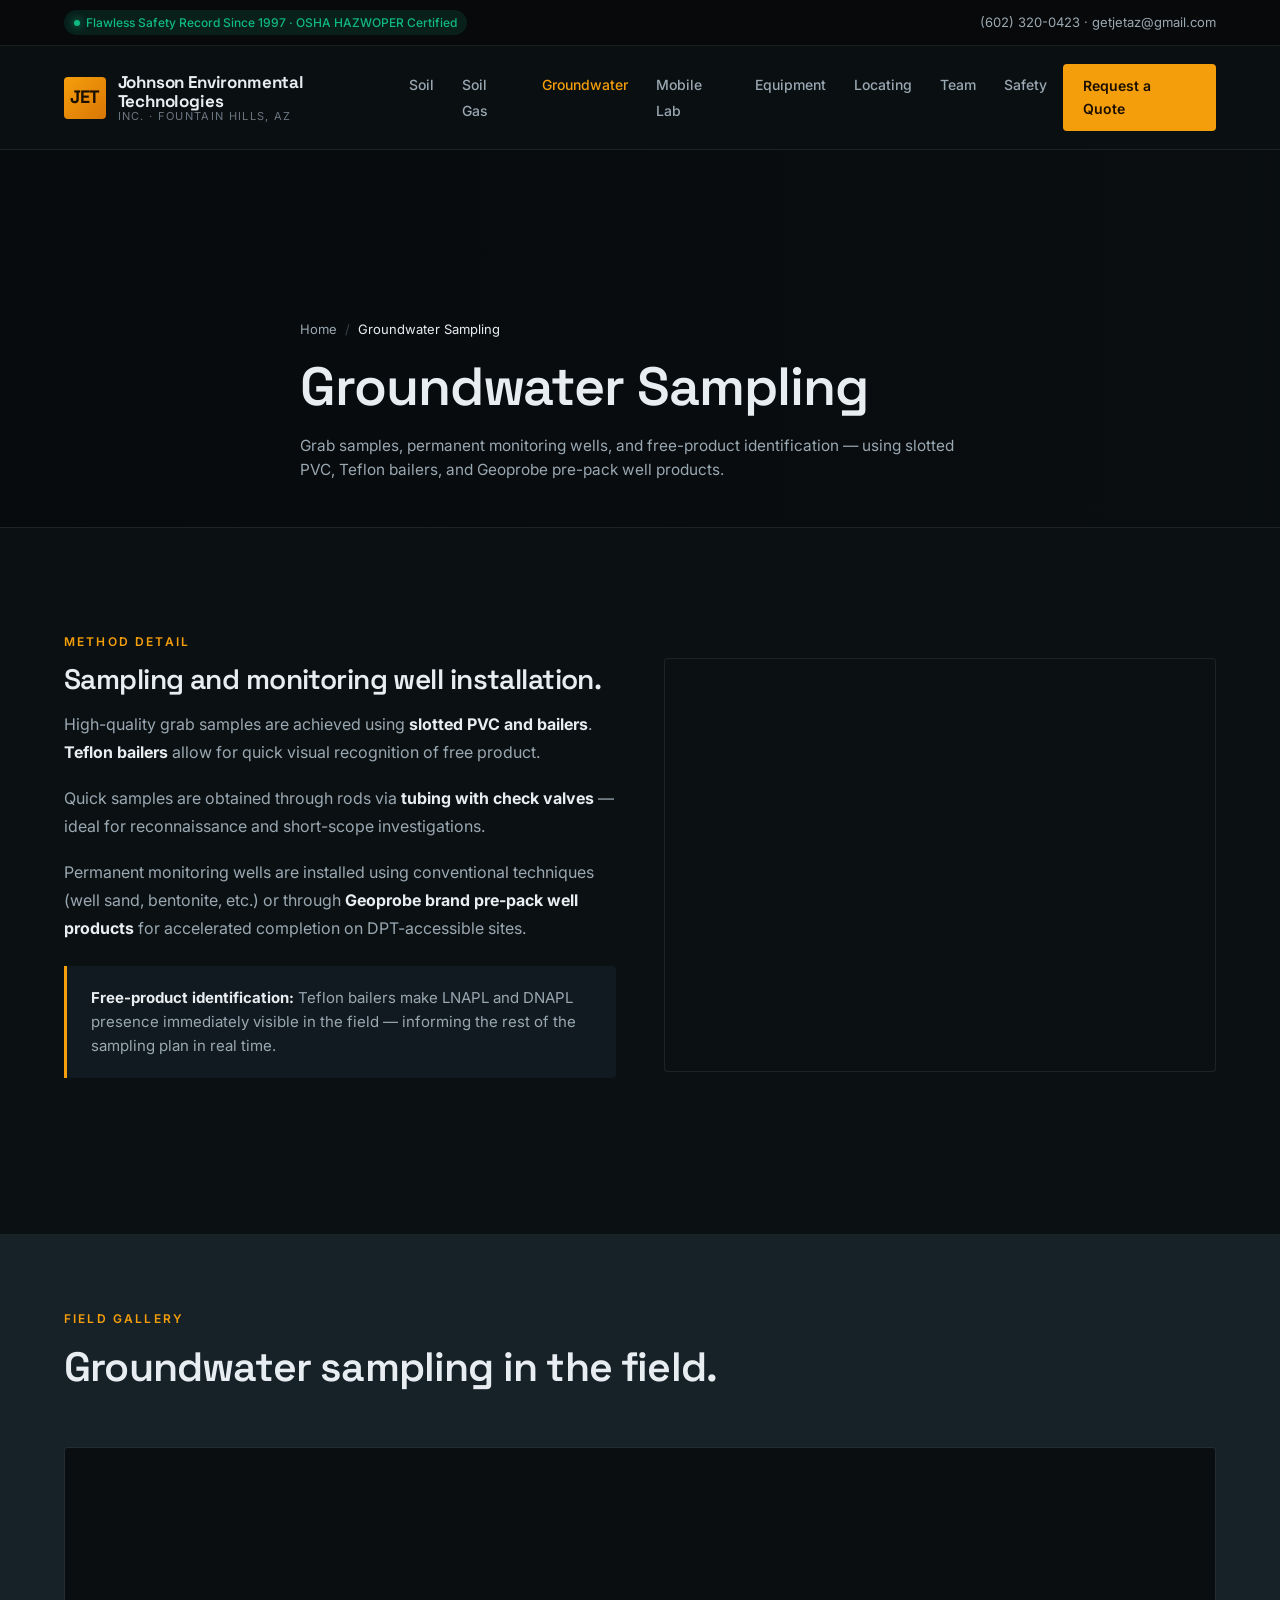
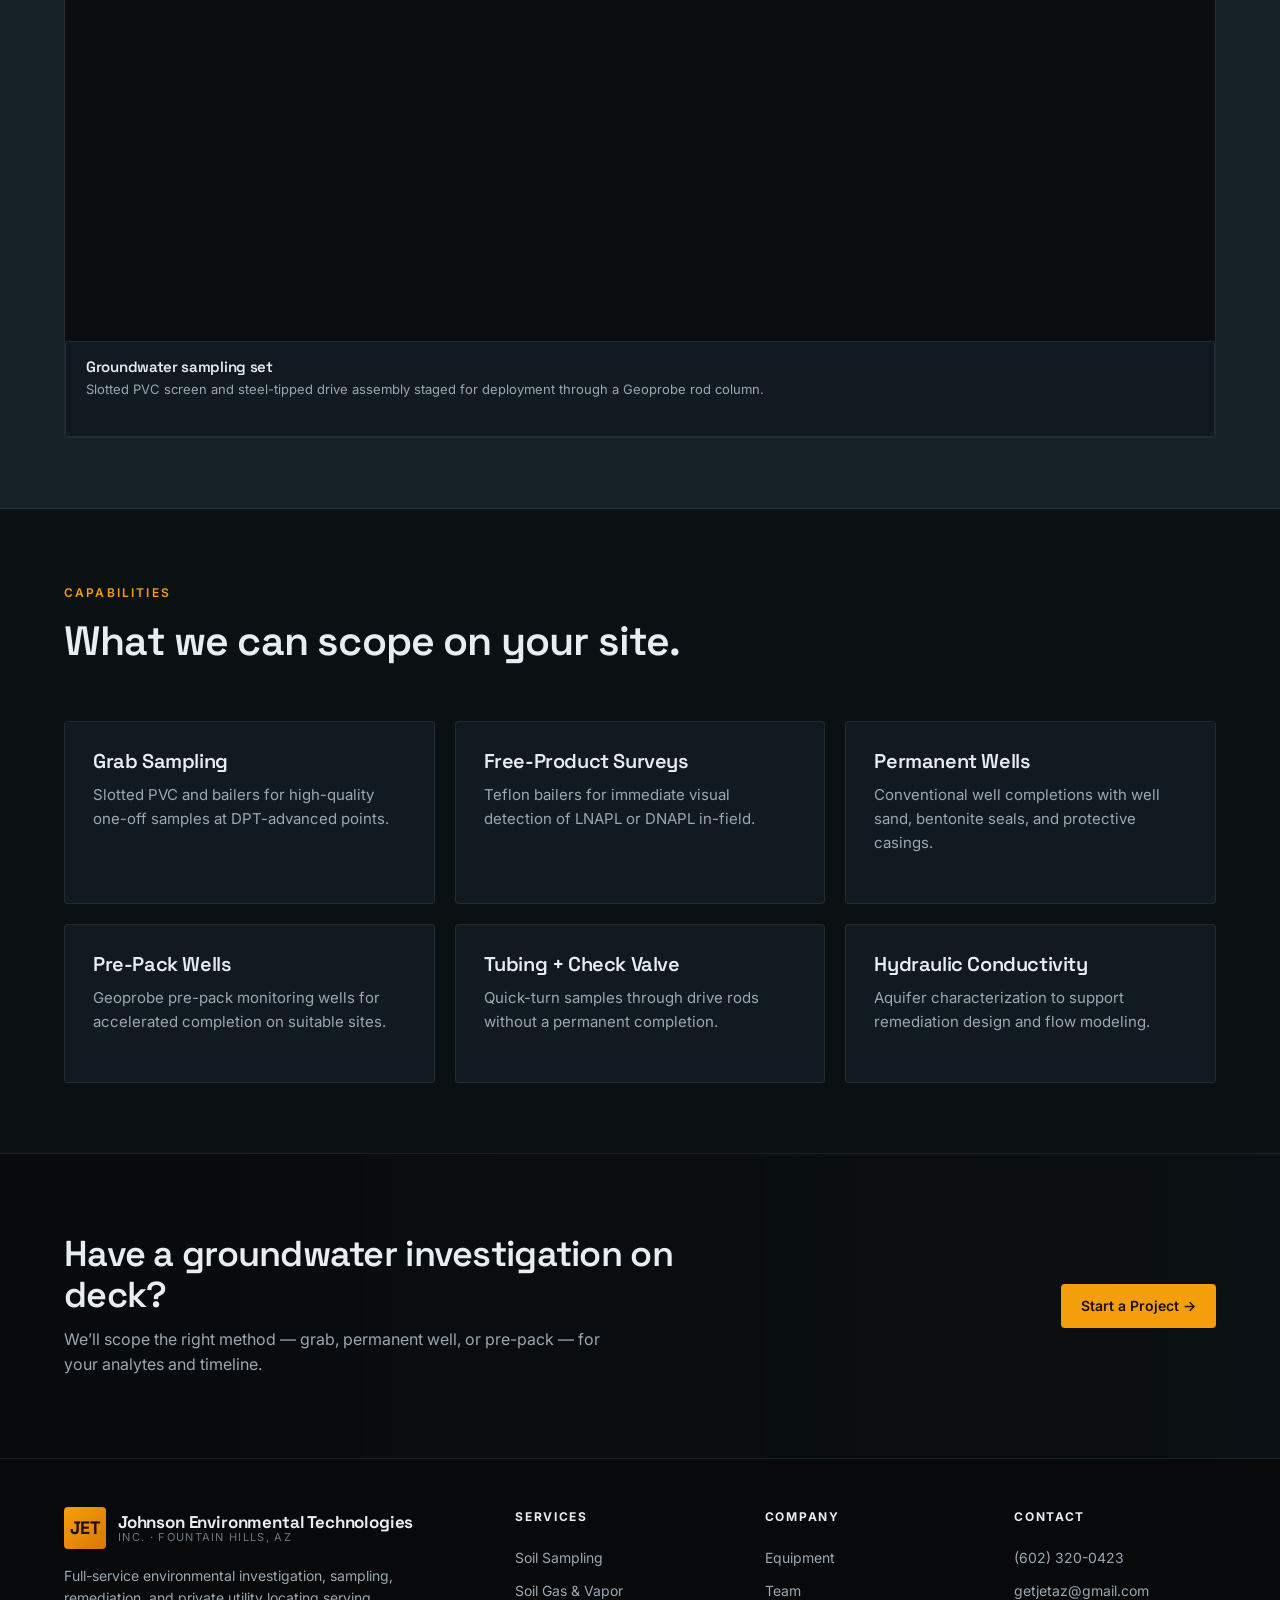
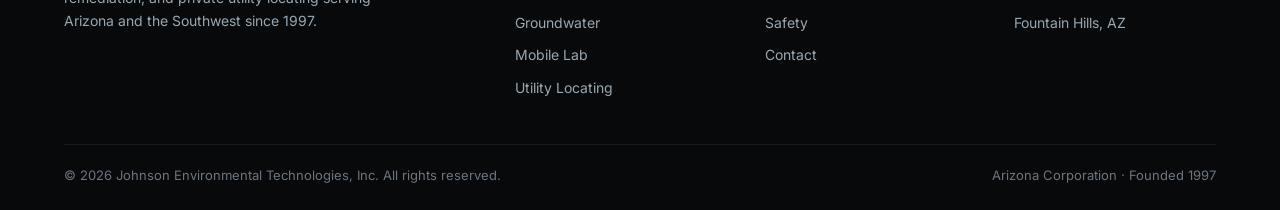
<file: groundwater.html>
<!DOCTYPE html>
<html lang="en">
<head>
<meta charset="UTF-8" />
<meta name="viewport" content="width=device-width, initial-scale=1" />
<title>Groundwater Sampling — Johnson Environmental Technologies, Inc.</title>
<meta name="description" content="Groundwater sampling and permanent monitoring well installation. Slotted PVC, Teflon bailers, Geoprobe pre-pack wells. JET AZ." />
<link rel="preconnect" href="https://fonts.googleapis.com">
<link rel="preconnect" href="https://fonts.gstatic.com" crossorigin>
<link href="https://fonts.googleapis.com/css2?family=Inter:wght@300;400;500;600;700;800&family=Space+Grotesk:wght@500;600;700&display=swap" rel="stylesheet">
<link rel="stylesheet" href="styles.css">
</head>
<body>

<div class="topbar">
  <div class="container">
    <span class="pill">Flawless Safety Record Since 1997 · OSHA HAZWOPER Certified</span>
    <div><a href="tel:+16023200423">(602) 320-0423</a>&nbsp;·&nbsp;<a href="mailto:getjetaz@gmail.com">getjetaz@gmail.com</a></div>
  </div>
</div>

<header class="main">
  <div class="container">
    <a href="index.html" class="brand">
      <div class="brand-mark">JET</div>
      <div class="brand-text"><span class="name">Johnson Environmental Technologies</span><span class="sub">Inc. · Fountain Hills, AZ</span></div>
    </a>
    <nav class="primary" id="nav">
      <ul>
        <li><a href="soil.html">Soil</a></li>
        <li><a href="soil-gas.html">Soil Gas</a></li>
        <li><a href="groundwater.html" class="active">Groundwater</a></li>
        <li><a href="mobile-lab.html">Mobile Lab</a></li>
        <li><a href="equipment.html">Equipment</a></li>
        <li><a href="utility-locating.html">Locating</a></li>
        <li><a href="team.html">Team</a></li>
        <li><a href="safety.html">Safety</a></li>
      </ul>
    </nav>
    <a href="contact.html" class="btn" style="margin-left:16px;">Request a Quote</a>
    <button class="menu-toggle" onclick="document.getElementById('nav').classList.toggle('open')" aria-label="Menu">☰</button>
  </div>
</header>

<section class="page-hero">
  <div class="bg" style="background-image: url('https://nebula.wsimg.com/2496c83de42b3ac7756156826fc09211?AccessKeyId=D9E99A4ECBE6BC69BBAC&alloworigin=1');"></div>
  <div class="overlay"></div>
  <div class="container">
    <div class="breadcrumb"><a href="index.html">Home</a><span class="sep">/</span><span class="cur">Groundwater Sampling</span></div>
    <h1>Groundwater Sampling</h1>
    <p class="lede">Grab samples, permanent monitoring wells, and free-product identification &mdash; using slotted PVC, Teflon bailers, and Geoprobe pre-pack well products.</p>
  </div>
</section>

<section class="block">
  <div class="container">
    <div class="detail">
      <div>
        <span class="eyebrow">Method Detail</span>
        <h3>Sampling and monitoring well installation.</h3>
        <div class="prose" style="color: var(--text-dim);">
          <p>High-quality grab samples are achieved using <strong>slotted PVC and bailers</strong>. <strong>Teflon bailers</strong> allow for quick visual recognition of free product.</p>
          <p>Quick samples are obtained through rods via <strong>tubing with check valves</strong> &mdash; ideal for reconnaissance and short-scope investigations.</p>
          <p>Permanent monitoring wells are installed using conventional techniques (well sand, bentonite, etc.) or through <strong>Geoprobe brand pre-pack well products</strong> for accelerated completion on DPT-accessible sites.</p>
          <div class="callout"><strong>Free-product identification:</strong> Teflon bailers make LNAPL and DNAPL presence immediately visible in the field &mdash; informing the rest of the sampling plan in real time.</div>
        </div>
      </div>
      <div class="img-card" style="background-image: url('https://nebula.wsimg.com/2496c83de42b3ac7756156826fc09211?AccessKeyId=D9E99A4ECBE6BC69BBAC&alloworigin=1');"></div>
    </div>
  </div>
</section>

<section class="block tight" style="background: var(--surface-2);">
  <div class="container">
    <div class="section-head">
      <span class="eyebrow">Field Gallery</span>
      <h2>Groundwater sampling in the field.</h2>
    </div>
    <div class="gallery">
      <div class="fig span-12">
        <div class="img" style="background-image: url('https://nebula.wsimg.com/2496c83de42b3ac7756156826fc09211?AccessKeyId=D9E99A4ECBE6BC69BBAC&alloworigin=1'); aspect-ratio: 21/9;"></div>
        <div class="cap"><h4>Groundwater sampling set</h4><p>Slotted PVC screen and steel-tipped drive assembly staged for deployment through a Geoprobe rod column.</p></div>
      </div>
    </div>
  </div>
</section>

<section class="block tight">
  <div class="container">
    <div class="section-head">
      <span class="eyebrow">Capabilities</span>
      <h2>What we can scope on your site.</h2>
    </div>
    <div class="cap-grid">
      <div class="cap"><div class="body"><h3>Grab Sampling</h3><p>Slotted PVC and bailers for high-quality one-off samples at DPT-advanced points.</p></div></div>
      <div class="cap"><div class="body"><h3>Free-Product Surveys</h3><p>Teflon bailers for immediate visual detection of LNAPL or DNAPL in-field.</p></div></div>
      <div class="cap"><div class="body"><h3>Permanent Wells</h3><p>Conventional well completions with well sand, bentonite seals, and protective casings.</p></div></div>
      <div class="cap"><div class="body"><h3>Pre-Pack Wells</h3><p>Geoprobe pre-pack monitoring wells for accelerated completion on suitable sites.</p></div></div>
      <div class="cap"><div class="body"><h3>Tubing + Check Valve</h3><p>Quick-turn samples through drive rods without a permanent completion.</p></div></div>
      <div class="cap"><div class="body"><h3>Hydraulic Conductivity</h3><p>Aquifer characterization to support remediation design and flow modeling.</p></div></div>
    </div>
  </div>
</section>

<section class="cta-band">
  <div class="container">
    <div><h2>Have a groundwater investigation on deck?</h2><p>We&rsquo;ll scope the right method &mdash; grab, permanent well, or pre-pack &mdash; for your analytes and timeline.</p></div>
    <a href="contact.html" class="btn">Start a Project →</a>
  </div>
</section>

<footer>
  <div class="container">
    <div class="fcols">
      <div>
        <div class="brand" style="margin-bottom: 16px;"><div class="brand-mark">JET</div><div class="brand-text"><span class="name">Johnson Environmental Technologies</span><span class="sub">Inc. · Fountain Hills, AZ</span></div></div>
        <p style="max-width: 360px;">Full-service environmental investigation, sampling, remediation, and private utility locating serving Arizona and the Southwest since 1997.</p>
      </div>
      <div><h5>Services</h5><ul><li><a href="soil.html">Soil Sampling</a></li><li><a href="soil-gas.html">Soil Gas &amp; Vapor</a></li><li><a href="groundwater.html">Groundwater</a></li><li><a href="mobile-lab.html">Mobile Lab</a></li><li><a href="utility-locating.html">Utility Locating</a></li></ul></div>
      <div><h5>Company</h5><ul><li><a href="equipment.html">Equipment</a></li><li><a href="team.html">Team</a></li><li><a href="safety.html">Safety</a></li><li><a href="contact.html">Contact</a></li></ul></div>
      <div><h5>Contact</h5><ul><li><a href="tel:+16023200423">(602) 320-0423</a></li><li><a href="mailto:getjetaz@gmail.com">getjetaz@gmail.com</a></li><li>Fountain Hills, AZ</li></ul></div>
    </div>
    <div class="bar"><span>© <span id="yr"></span> Johnson Environmental Technologies, Inc. All rights reserved.</span><span>Arizona Corporation · Founded 1997</span></div>
  </div>
</footer>
<script>document.getElementById('yr').textContent = new Date().getFullYear();</script>
</body>
</html>
</file>
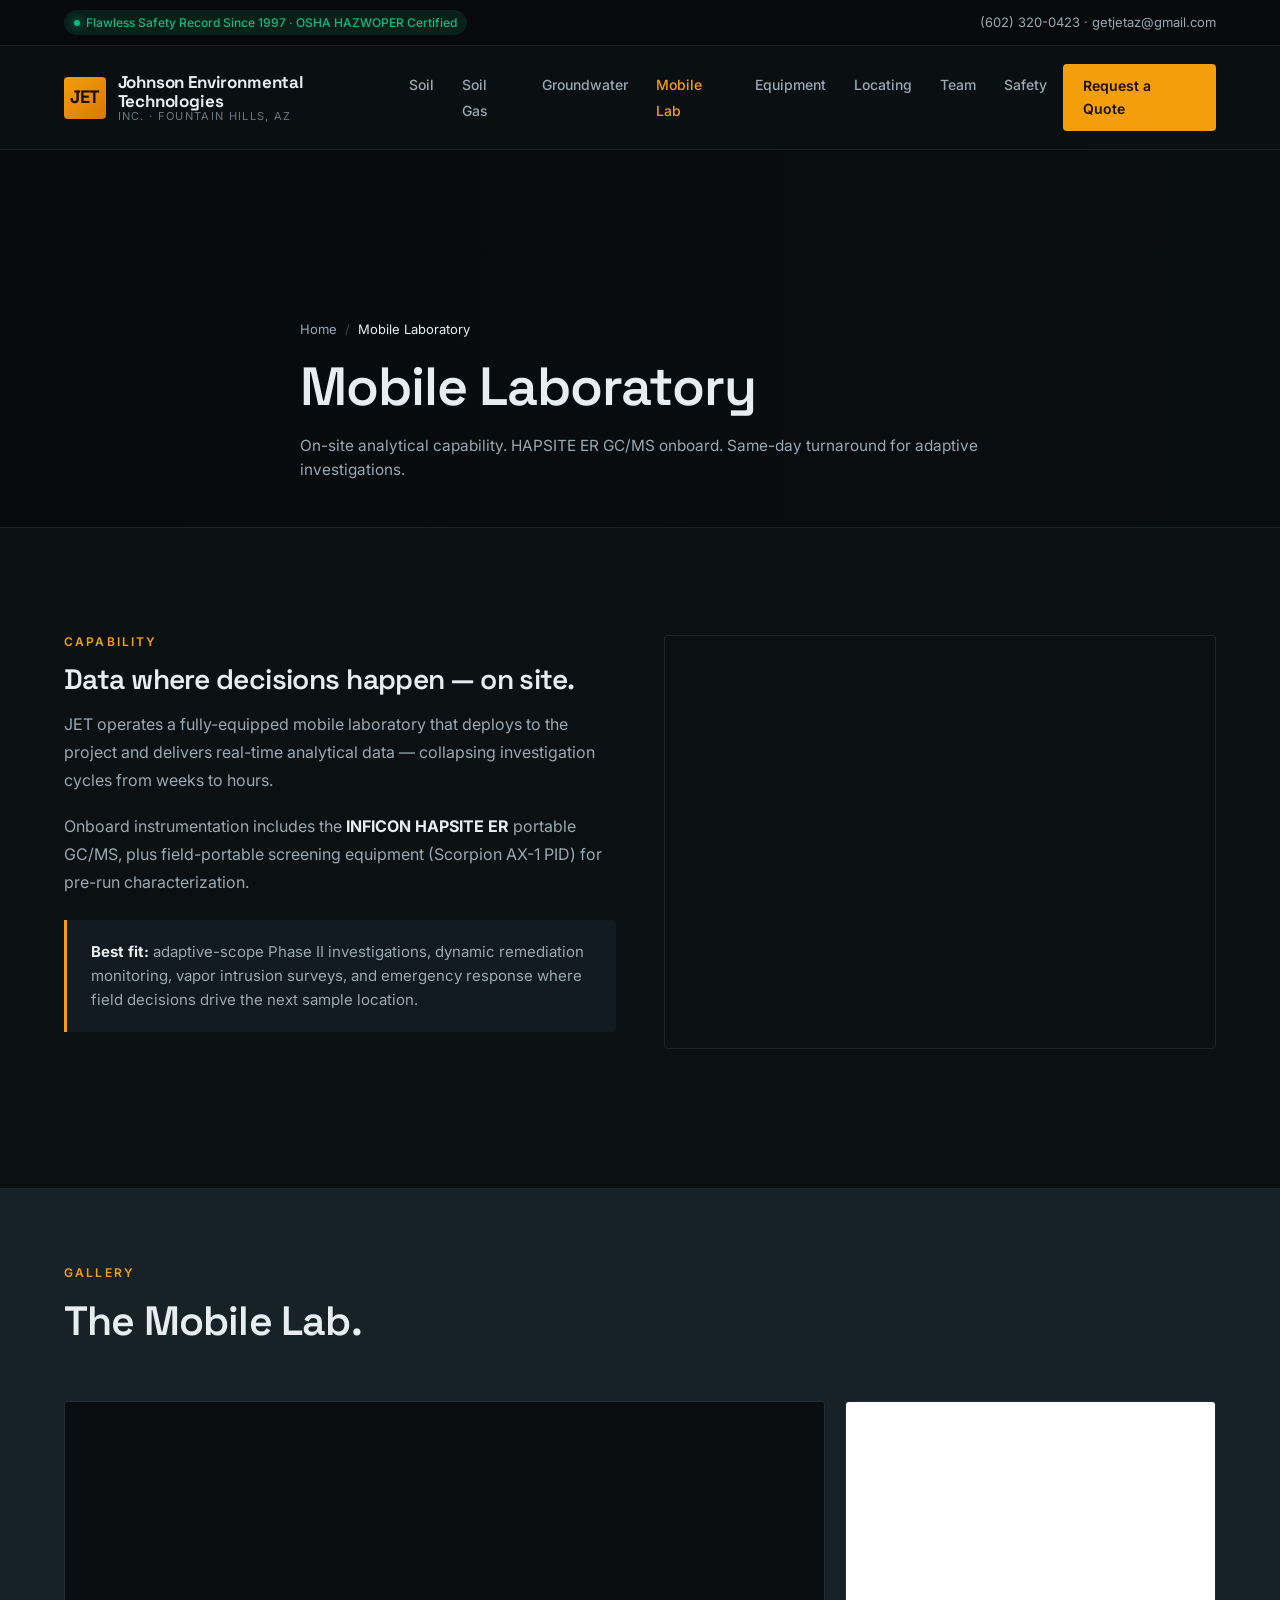
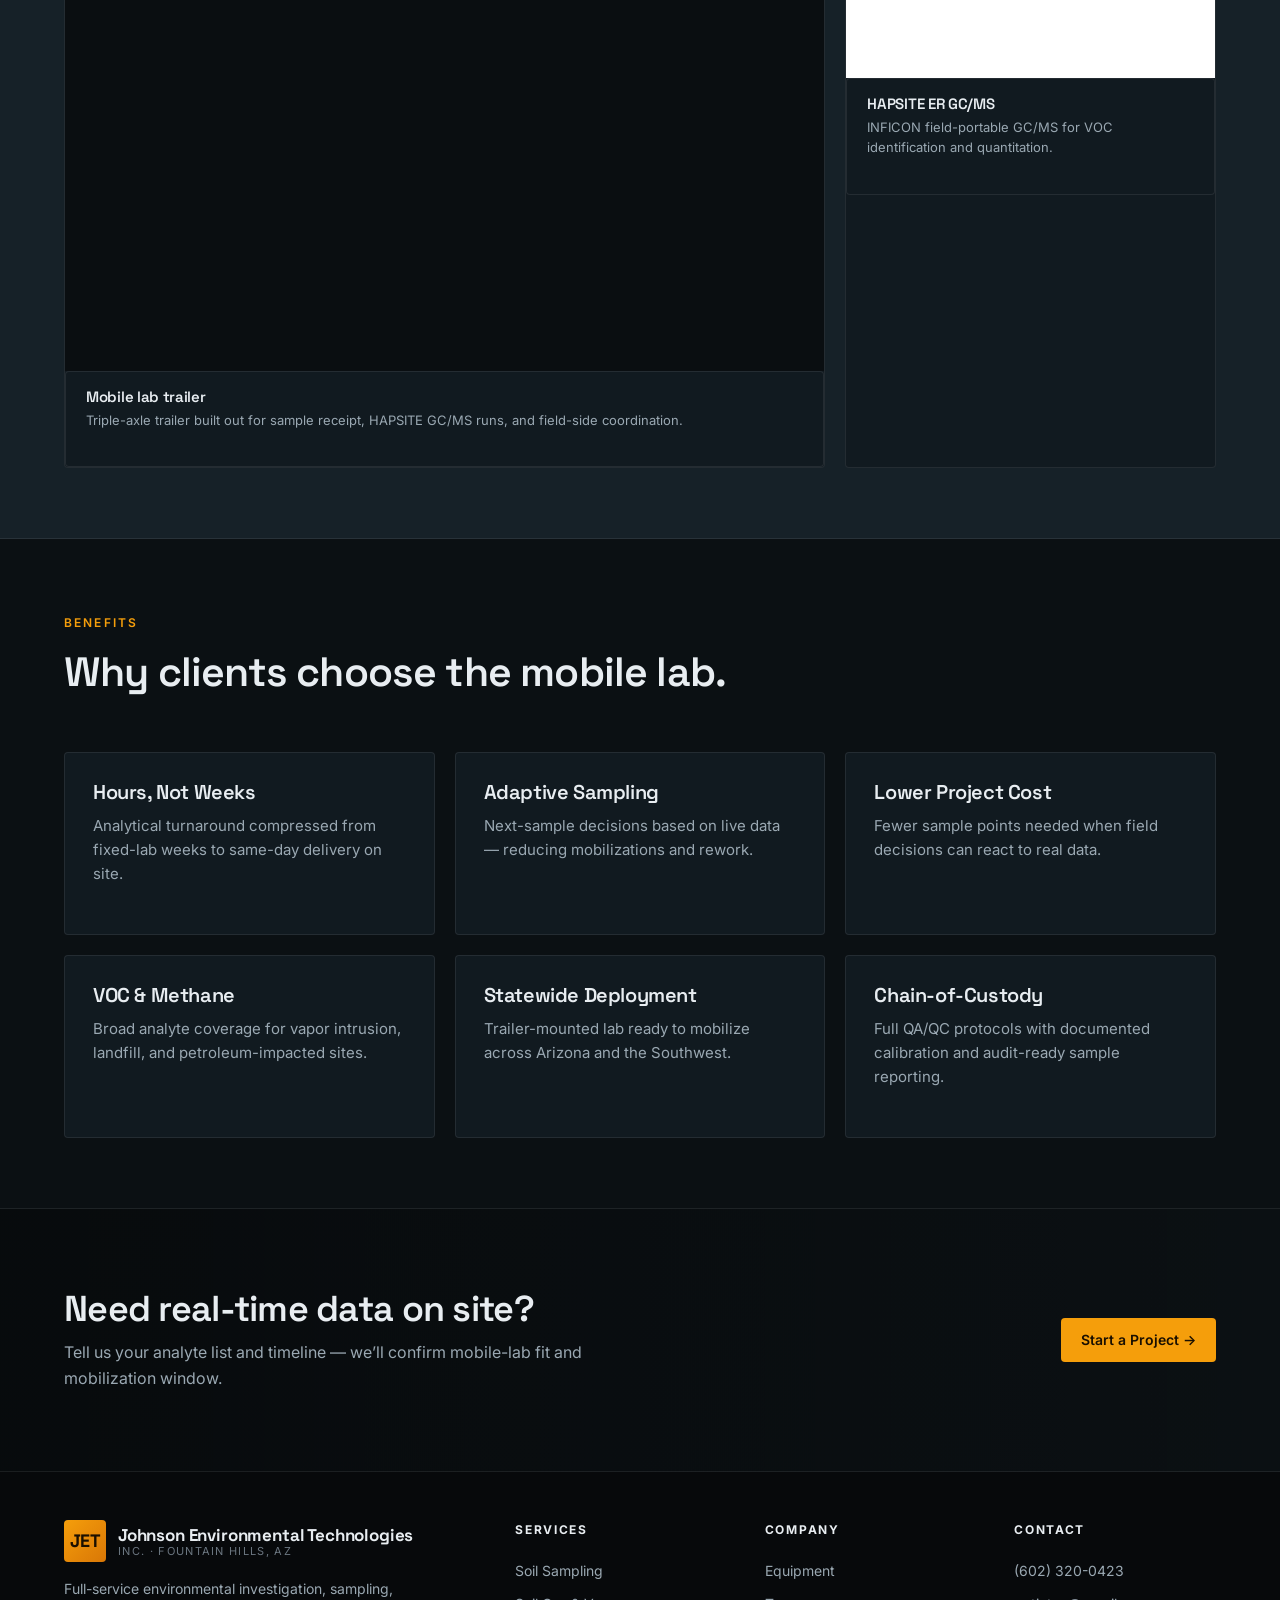
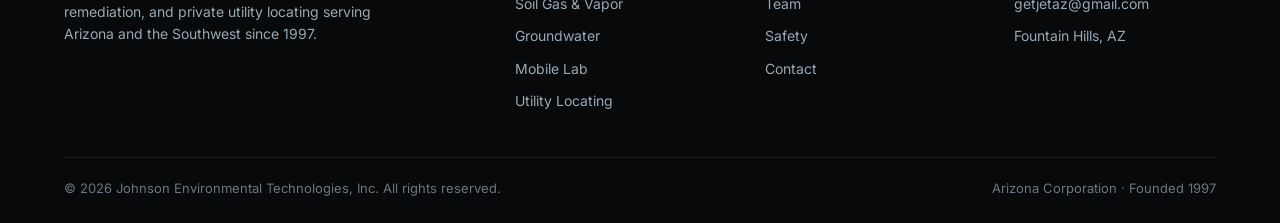
<file: mobile-lab.html>
<!DOCTYPE html>
<html lang="en">
<head>
<meta charset="UTF-8" />
<meta name="viewport" content="width=device-width, initial-scale=1" />
<title>Mobile Laboratory — Johnson Environmental Technologies, Inc.</title>
<meta name="description" content="On-site mobile laboratory with HAPSITE ER GC/MS — real-time VOC analysis for adaptive Phase II and remediation projects. JET AZ." />
<link rel="preconnect" href="https://fonts.googleapis.com">
<link rel="preconnect" href="https://fonts.gstatic.com" crossorigin>
<link href="https://fonts.googleapis.com/css2?family=Inter:wght@300;400;500;600;700;800&family=Space+Grotesk:wght@500;600;700&display=swap" rel="stylesheet">
<link rel="stylesheet" href="styles.css">
</head>
<body>

<div class="topbar">
  <div class="container">
    <span class="pill">Flawless Safety Record Since 1997 · OSHA HAZWOPER Certified</span>
    <div><a href="tel:+16023200423">(602) 320-0423</a>&nbsp;·&nbsp;<a href="mailto:getjetaz@gmail.com">getjetaz@gmail.com</a></div>
  </div>
</div>

<header class="main">
  <div class="container">
    <a href="index.html" class="brand">
      <div class="brand-mark">JET</div>
      <div class="brand-text"><span class="name">Johnson Environmental Technologies</span><span class="sub">Inc. · Fountain Hills, AZ</span></div>
    </a>
    <nav class="primary" id="nav">
      <ul>
        <li><a href="soil.html">Soil</a></li>
        <li><a href="soil-gas.html">Soil Gas</a></li>
        <li><a href="groundwater.html">Groundwater</a></li>
        <li><a href="mobile-lab.html" class="active">Mobile Lab</a></li>
        <li><a href="equipment.html">Equipment</a></li>
        <li><a href="utility-locating.html">Locating</a></li>
        <li><a href="team.html">Team</a></li>
        <li><a href="safety.html">Safety</a></li>
      </ul>
    </nav>
    <a href="contact.html" class="btn" style="margin-left:16px;">Request a Quote</a>
    <button class="menu-toggle" onclick="document.getElementById('nav').classList.toggle('open')" aria-label="Menu">☰</button>
  </div>
</header>

<section class="page-hero">
  <div class="bg" style="background-image: url('https://nebula.wsimg.com/3fe98cfce62e86bd3bd1154242bb256f?AccessKeyId=D9E99A4ECBE6BC69BBAC&alloworigin=1');"></div>
  <div class="overlay"></div>
  <div class="container">
    <div class="breadcrumb"><a href="index.html">Home</a><span class="sep">/</span><span class="cur">Mobile Laboratory</span></div>
    <h1>Mobile Laboratory</h1>
    <p class="lede">On-site analytical capability. HAPSITE ER GC/MS onboard. Same-day turnaround for adaptive investigations.</p>
  </div>
</section>

<section class="block">
  <div class="container">
    <div class="detail">
      <div>
        <span class="eyebrow">Capability</span>
        <h3>Data where decisions happen — on site.</h3>
        <div class="prose" style="color: var(--text-dim);">
          <p>JET operates a fully-equipped mobile laboratory that deploys to the project and delivers real-time analytical data &mdash; collapsing investigation cycles from weeks to hours.</p>
          <p>Onboard instrumentation includes the <strong>INFICON HAPSITE ER</strong> portable GC/MS, plus field-portable screening equipment (Scorpion AX-1 PID) for pre-run characterization.</p>
          <div class="callout"><strong>Best fit:</strong> adaptive-scope Phase II investigations, dynamic remediation monitoring, vapor intrusion surveys, and emergency response where field decisions drive the next sample location.</div>
        </div>
      </div>
      <div class="img-card" style="background-image: url('https://nebula.wsimg.com/3fe98cfce62e86bd3bd1154242bb256f?AccessKeyId=D9E99A4ECBE6BC69BBAC&alloworigin=1');"></div>
    </div>
  </div>
</section>

<section class="block tight" style="background: var(--surface-2);">
  <div class="container">
    <div class="section-head">
      <span class="eyebrow">Gallery</span>
      <h2>The Mobile Lab.</h2>
    </div>
    <div class="gallery">
      <div class="fig span-8">
        <div class="img" style="background-image: url('https://nebula.wsimg.com/3fe98cfce62e86bd3bd1154242bb256f?AccessKeyId=D9E99A4ECBE6BC69BBAC&alloworigin=1');"></div>
        <div class="cap"><h4>Mobile lab trailer</h4><p>Triple-axle trailer built out for sample receipt, HAPSITE GC/MS runs, and field-side coordination.</p></div>
      </div>
      <div class="fig span-4">
        <div class="img contain" style="background-image: url('https://nebula.wsimg.com/f78be09463044cefde9da2e48e5124f2?AccessKeyId=D9E99A4ECBE6BC69BBAC&alloworigin=1');"></div>
        <div class="cap"><h4>HAPSITE ER GC/MS</h4><p>INFICON field-portable GC/MS for VOC identification and quantitation.</p></div>
      </div>
    </div>
  </div>
</section>

<section class="block tight">
  <div class="container">
    <div class="section-head">
      <span class="eyebrow">Benefits</span>
      <h2>Why clients choose the mobile lab.</h2>
    </div>
    <div class="cap-grid">
      <div class="cap"><div class="body"><h3>Hours, Not Weeks</h3><p>Analytical turnaround compressed from fixed-lab weeks to same-day delivery on site.</p></div></div>
      <div class="cap"><div class="body"><h3>Adaptive Sampling</h3><p>Next-sample decisions based on live data &mdash; reducing mobilizations and rework.</p></div></div>
      <div class="cap"><div class="body"><h3>Lower Project Cost</h3><p>Fewer sample points needed when field decisions can react to real data.</p></div></div>
      <div class="cap"><div class="body"><h3>VOC &amp; Methane</h3><p>Broad analyte coverage for vapor intrusion, landfill, and petroleum-impacted sites.</p></div></div>
      <div class="cap"><div class="body"><h3>Statewide Deployment</h3><p>Trailer-mounted lab ready to mobilize across Arizona and the Southwest.</p></div></div>
      <div class="cap"><div class="body"><h3>Chain-of-Custody</h3><p>Full QA/QC protocols with documented calibration and audit-ready sample reporting.</p></div></div>
    </div>
  </div>
</section>

<section class="cta-band">
  <div class="container">
    <div><h2>Need real-time data on site?</h2><p>Tell us your analyte list and timeline &mdash; we&rsquo;ll confirm mobile-lab fit and mobilization window.</p></div>
    <a href="contact.html" class="btn">Start a Project →</a>
  </div>
</section>

<footer>
  <div class="container">
    <div class="fcols">
      <div>
        <div class="brand" style="margin-bottom: 16px;"><div class="brand-mark">JET</div><div class="brand-text"><span class="name">Johnson Environmental Technologies</span><span class="sub">Inc. · Fountain Hills, AZ</span></div></div>
        <p style="max-width: 360px;">Full-service environmental investigation, sampling, remediation, and private utility locating serving Arizona and the Southwest since 1997.</p>
      </div>
      <div><h5>Services</h5><ul><li><a href="soil.html">Soil Sampling</a></li><li><a href="soil-gas.html">Soil Gas &amp; Vapor</a></li><li><a href="groundwater.html">Groundwater</a></li><li><a href="mobile-lab.html">Mobile Lab</a></li><li><a href="utility-locating.html">Utility Locating</a></li></ul></div>
      <div><h5>Company</h5><ul><li><a href="equipment.html">Equipment</a></li><li><a href="team.html">Team</a></li><li><a href="safety.html">Safety</a></li><li><a href="contact.html">Contact</a></li></ul></div>
      <div><h5>Contact</h5><ul><li><a href="tel:+16023200423">(602) 320-0423</a></li><li><a href="mailto:getjetaz@gmail.com">getjetaz@gmail.com</a></li><li>Fountain Hills, AZ</li></ul></div>
    </div>
    <div class="bar"><span>© <span id="yr"></span> Johnson Environmental Technologies, Inc. All rights reserved.</span><span>Arizona Corporation · Founded 1997</span></div>
  </div>
</footer>
<script>document.getElementById('yr').textContent = new Date().getFullYear();</script>
</body>
</html>
</file>
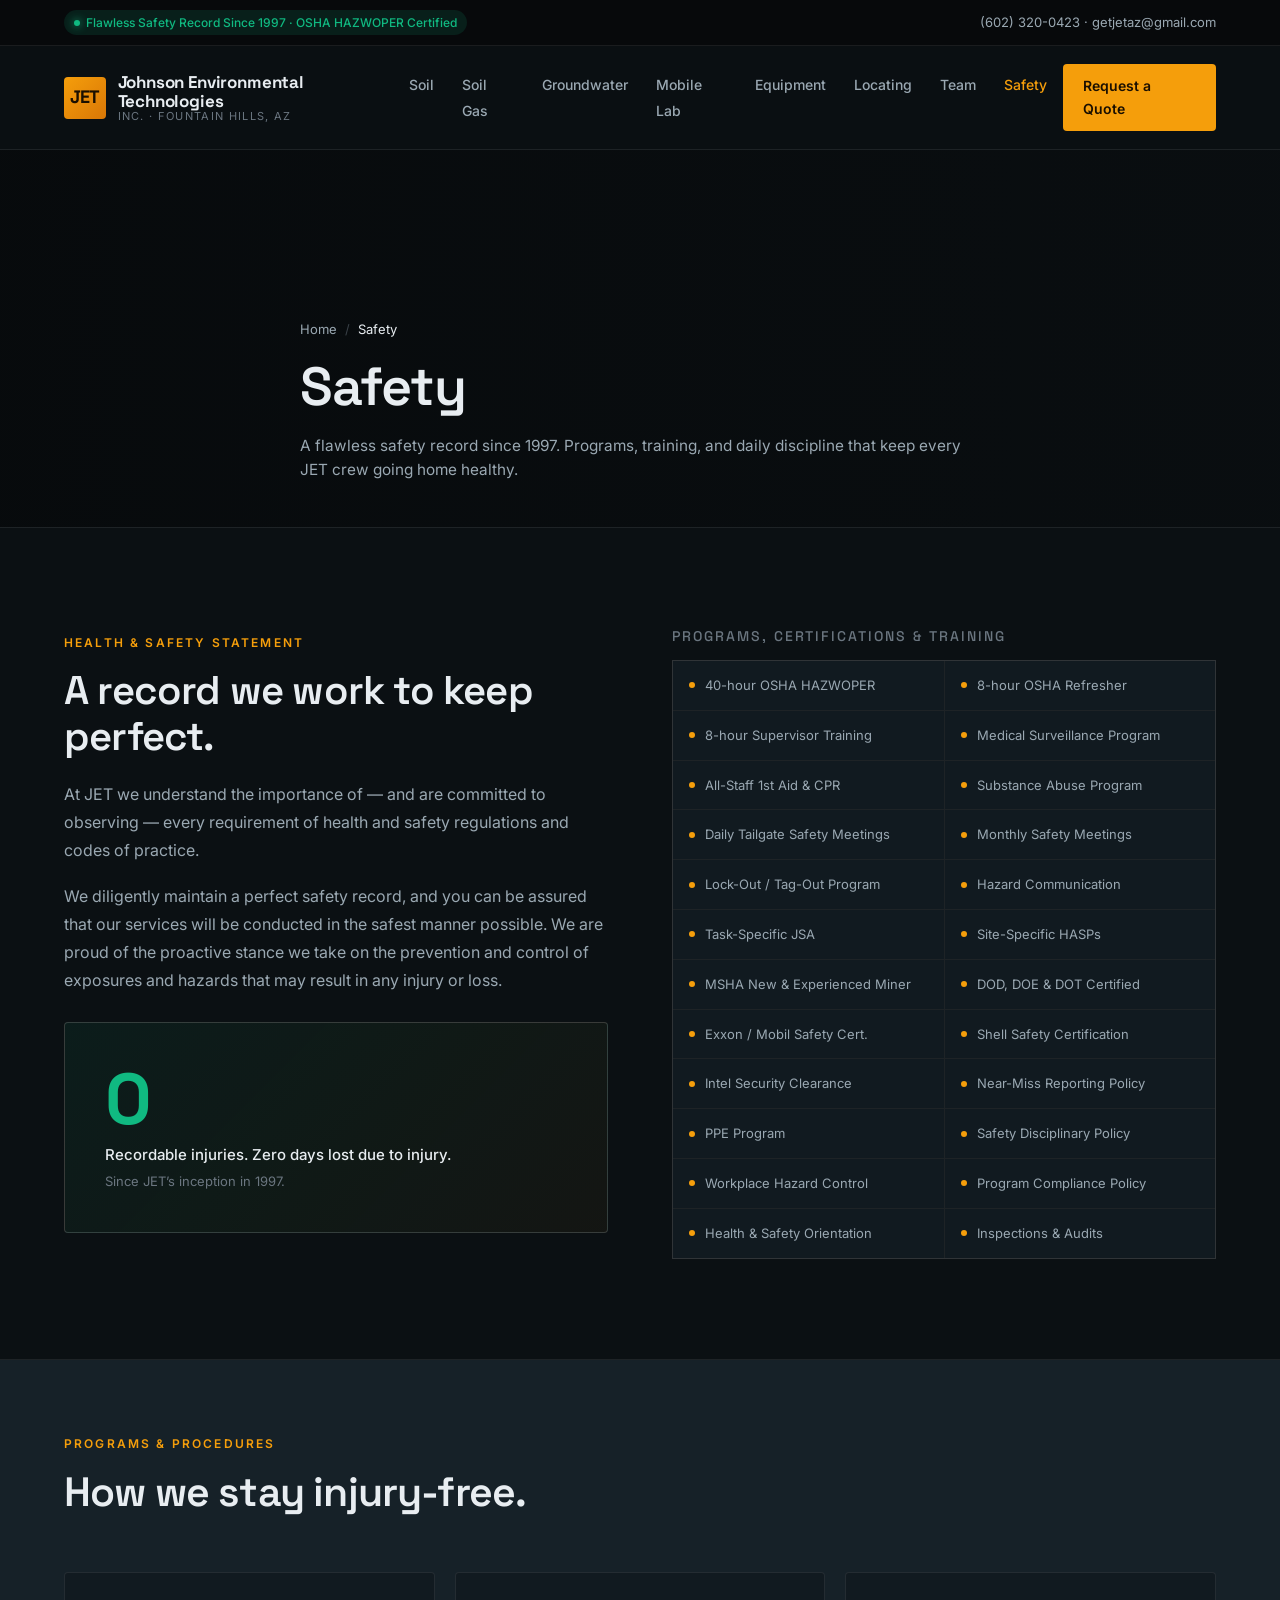
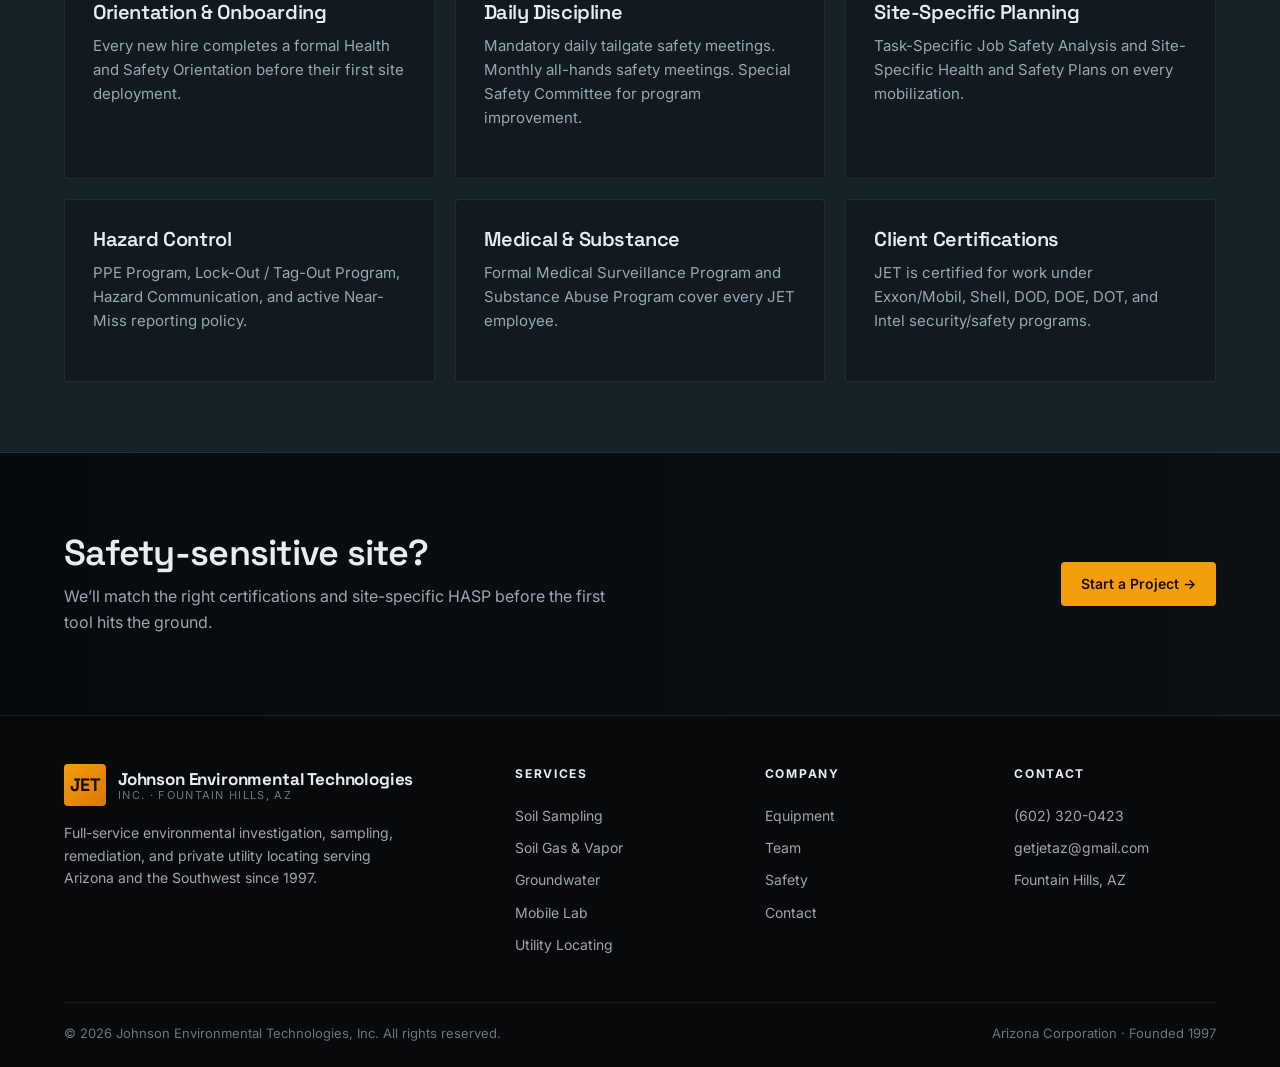
<file: safety.html>
<!DOCTYPE html>
<html lang="en">
<head>
<meta charset="UTF-8" />
<meta name="viewport" content="width=device-width, initial-scale=1" />
<title>Safety — Johnson Environmental Technologies, Inc.</title>
<meta name="description" content="Zero recordable injuries since 1997. OSHA HAZWOPER, MSHA, DOD/DOE/DOT, Exxon/Mobil, Shell, and Intel Security Clearance certifications." />
<link rel="preconnect" href="https://fonts.googleapis.com">
<link rel="preconnect" href="https://fonts.gstatic.com" crossorigin>
<link href="https://fonts.googleapis.com/css2?family=Inter:wght@300;400;500;600;700;800&family=Space+Grotesk:wght@500;600;700&display=swap" rel="stylesheet">
<link rel="stylesheet" href="styles.css">
</head>
<body>

<div class="topbar">
  <div class="container">
    <span class="pill">Flawless Safety Record Since 1997 · OSHA HAZWOPER Certified</span>
    <div><a href="tel:+16023200423">(602) 320-0423</a>&nbsp;·&nbsp;<a href="mailto:getjetaz@gmail.com">getjetaz@gmail.com</a></div>
  </div>
</div>

<header class="main">
  <div class="container">
    <a href="index.html" class="brand">
      <div class="brand-mark">JET</div>
      <div class="brand-text"><span class="name">Johnson Environmental Technologies</span><span class="sub">Inc. · Fountain Hills, AZ</span></div>
    </a>
    <nav class="primary" id="nav">
      <ul>
        <li><a href="soil.html">Soil</a></li>
        <li><a href="soil-gas.html">Soil Gas</a></li>
        <li><a href="groundwater.html">Groundwater</a></li>
        <li><a href="mobile-lab.html">Mobile Lab</a></li>
        <li><a href="equipment.html">Equipment</a></li>
        <li><a href="utility-locating.html">Locating</a></li>
        <li><a href="team.html">Team</a></li>
        <li><a href="safety.html" class="active">Safety</a></li>
      </ul>
    </nav>
    <a href="contact.html" class="btn" style="margin-left:16px;">Request a Quote</a>
    <button class="menu-toggle" onclick="document.getElementById('nav').classList.toggle('open')" aria-label="Menu">☰</button>
  </div>
</header>

<section class="page-hero">
  <div class="bg" style="background-image: url('https://nebula.wsimg.com/9cafa03a97dfddef831bfe9e078758c3?AccessKeyId=D9E99A4ECBE6BC69BBAC&alloworigin=1');"></div>
  <div class="overlay"></div>
  <div class="container">
    <div class="breadcrumb"><a href="index.html">Home</a><span class="sep">/</span><span class="cur">Safety</span></div>
    <h1>Safety</h1>
    <p class="lede">A flawless safety record since 1997. Programs, training, and daily discipline that keep every JET crew going home healthy.</p>
  </div>
</section>

<section class="block">
  <div class="container">
    <div class="safety-wrap">
      <div>
        <span class="eyebrow">Health &amp; Safety Statement</span>
        <h2 style="font-size: clamp(28px, 3.2vw, 40px); margin-bottom: 20px;">A record we work to keep perfect.</h2>
        <div class="prose" style="color: var(--text-dim);">
          <p>At JET we understand the importance of &mdash; and are committed to observing &mdash; every requirement of health and safety regulations and codes of practice.</p>
          <p>We diligently maintain a perfect safety record, and you can be assured that our services will be conducted in the safest manner possible. We are proud of the proactive stance we take on the prevention and control of exposures and hazards that may result in any injury or loss.</p>
        </div>
        <div class="safety-stat" style="margin-top: 28px;">
          <div class="big">0</div>
          <div class="big-lab">Recordable injuries. Zero days lost due to injury.</div>
          <div class="big-sub">Since JET&rsquo;s inception in 1997.</div>
        </div>
      </div>
      <div>
        <h4 style="font-size: 14px; text-transform: uppercase; letter-spacing: 0.14em; color: var(--text-mute); margin-bottom: 16px; font-weight: 500;">Programs, Certifications &amp; Training</h4>
        <div class="cert-grid">
          <div class="cert">40-hour OSHA HAZWOPER</div>
          <div class="cert">8-hour OSHA Refresher</div>
          <div class="cert">8-hour Supervisor Training</div>
          <div class="cert">Medical Surveillance Program</div>
          <div class="cert">All-Staff 1st Aid &amp; CPR</div>
          <div class="cert">Substance Abuse Program</div>
          <div class="cert">Daily Tailgate Safety Meetings</div>
          <div class="cert">Monthly Safety Meetings</div>
          <div class="cert">Lock-Out / Tag-Out Program</div>
          <div class="cert">Hazard Communication</div>
          <div class="cert">Task-Specific JSA</div>
          <div class="cert">Site-Specific HASPs</div>
          <div class="cert">MSHA New &amp; Experienced Miner</div>
          <div class="cert">DOD, DOE &amp; DOT Certified</div>
          <div class="cert">Exxon / Mobil Safety Cert.</div>
          <div class="cert">Shell Safety Certification</div>
          <div class="cert">Intel Security Clearance</div>
          <div class="cert">Near-Miss Reporting Policy</div>
          <div class="cert">PPE Program</div>
          <div class="cert">Safety Disciplinary Policy</div>
          <div class="cert">Workplace Hazard Control</div>
          <div class="cert">Program Compliance Policy</div>
          <div class="cert">Health &amp; Safety Orientation</div>
          <div class="cert">Inspections &amp; Audits</div>
        </div>
      </div>
    </div>
  </div>
</section>

<section class="block tight" style="background: var(--surface-2);">
  <div class="container">
    <div class="section-head">
      <span class="eyebrow">Programs &amp; Procedures</span>
      <h2>How we stay injury-free.</h2>
    </div>
    <div class="cap-grid">
      <div class="cap"><div class="body"><h3>Orientation &amp; Onboarding</h3><p>Every new hire completes a formal Health and Safety Orientation before their first site deployment.</p></div></div>
      <div class="cap"><div class="body"><h3>Daily Discipline</h3><p>Mandatory daily tailgate safety meetings. Monthly all-hands safety meetings. Special Safety Committee for program improvement.</p></div></div>
      <div class="cap"><div class="body"><h3>Site-Specific Planning</h3><p>Task-Specific Job Safety Analysis and Site-Specific Health and Safety Plans on every mobilization.</p></div></div>
      <div class="cap"><div class="body"><h3>Hazard Control</h3><p>PPE Program, Lock-Out / Tag-Out Program, Hazard Communication, and active Near-Miss reporting policy.</p></div></div>
      <div class="cap"><div class="body"><h3>Medical &amp; Substance</h3><p>Formal Medical Surveillance Program and Substance Abuse Program cover every JET employee.</p></div></div>
      <div class="cap"><div class="body"><h3>Client Certifications</h3><p>JET is certified for work under Exxon/Mobil, Shell, DOD, DOE, DOT, and Intel security/safety programs.</p></div></div>
    </div>
  </div>
</section>

<section class="cta-band">
  <div class="container">
    <div><h2>Safety-sensitive site?</h2><p>We&rsquo;ll match the right certifications and site-specific HASP before the first tool hits the ground.</p></div>
    <a href="contact.html" class="btn">Start a Project →</a>
  </div>
</section>

<footer>
  <div class="container">
    <div class="fcols">
      <div>
        <div class="brand" style="margin-bottom: 16px;"><div class="brand-mark">JET</div><div class="brand-text"><span class="name">Johnson Environmental Technologies</span><span class="sub">Inc. · Fountain Hills, AZ</span></div></div>
        <p style="max-width: 360px;">Full-service environmental investigation, sampling, remediation, and private utility locating serving Arizona and the Southwest since 1997.</p>
      </div>
      <div><h5>Services</h5><ul><li><a href="soil.html">Soil Sampling</a></li><li><a href="soil-gas.html">Soil Gas &amp; Vapor</a></li><li><a href="groundwater.html">Groundwater</a></li><li><a href="mobile-lab.html">Mobile Lab</a></li><li><a href="utility-locating.html">Utility Locating</a></li></ul></div>
      <div><h5>Company</h5><ul><li><a href="equipment.html">Equipment</a></li><li><a href="team.html">Team</a></li><li><a href="safety.html">Safety</a></li><li><a href="contact.html">Contact</a></li></ul></div>
      <div><h5>Contact</h5><ul><li><a href="tel:+16023200423">(602) 320-0423</a></li><li><a href="mailto:getjetaz@gmail.com">getjetaz@gmail.com</a></li><li>Fountain Hills, AZ</li></ul></div>
    </div>
    <div class="bar"><span>© <span id="yr"></span> Johnson Environmental Technologies, Inc. All rights reserved.</span><span>Arizona Corporation · Founded 1997</span></div>
  </div>
</footer>
<script>document.getElementById('yr').textContent = new Date().getFullYear();</script>
</body>
</html>
</file>
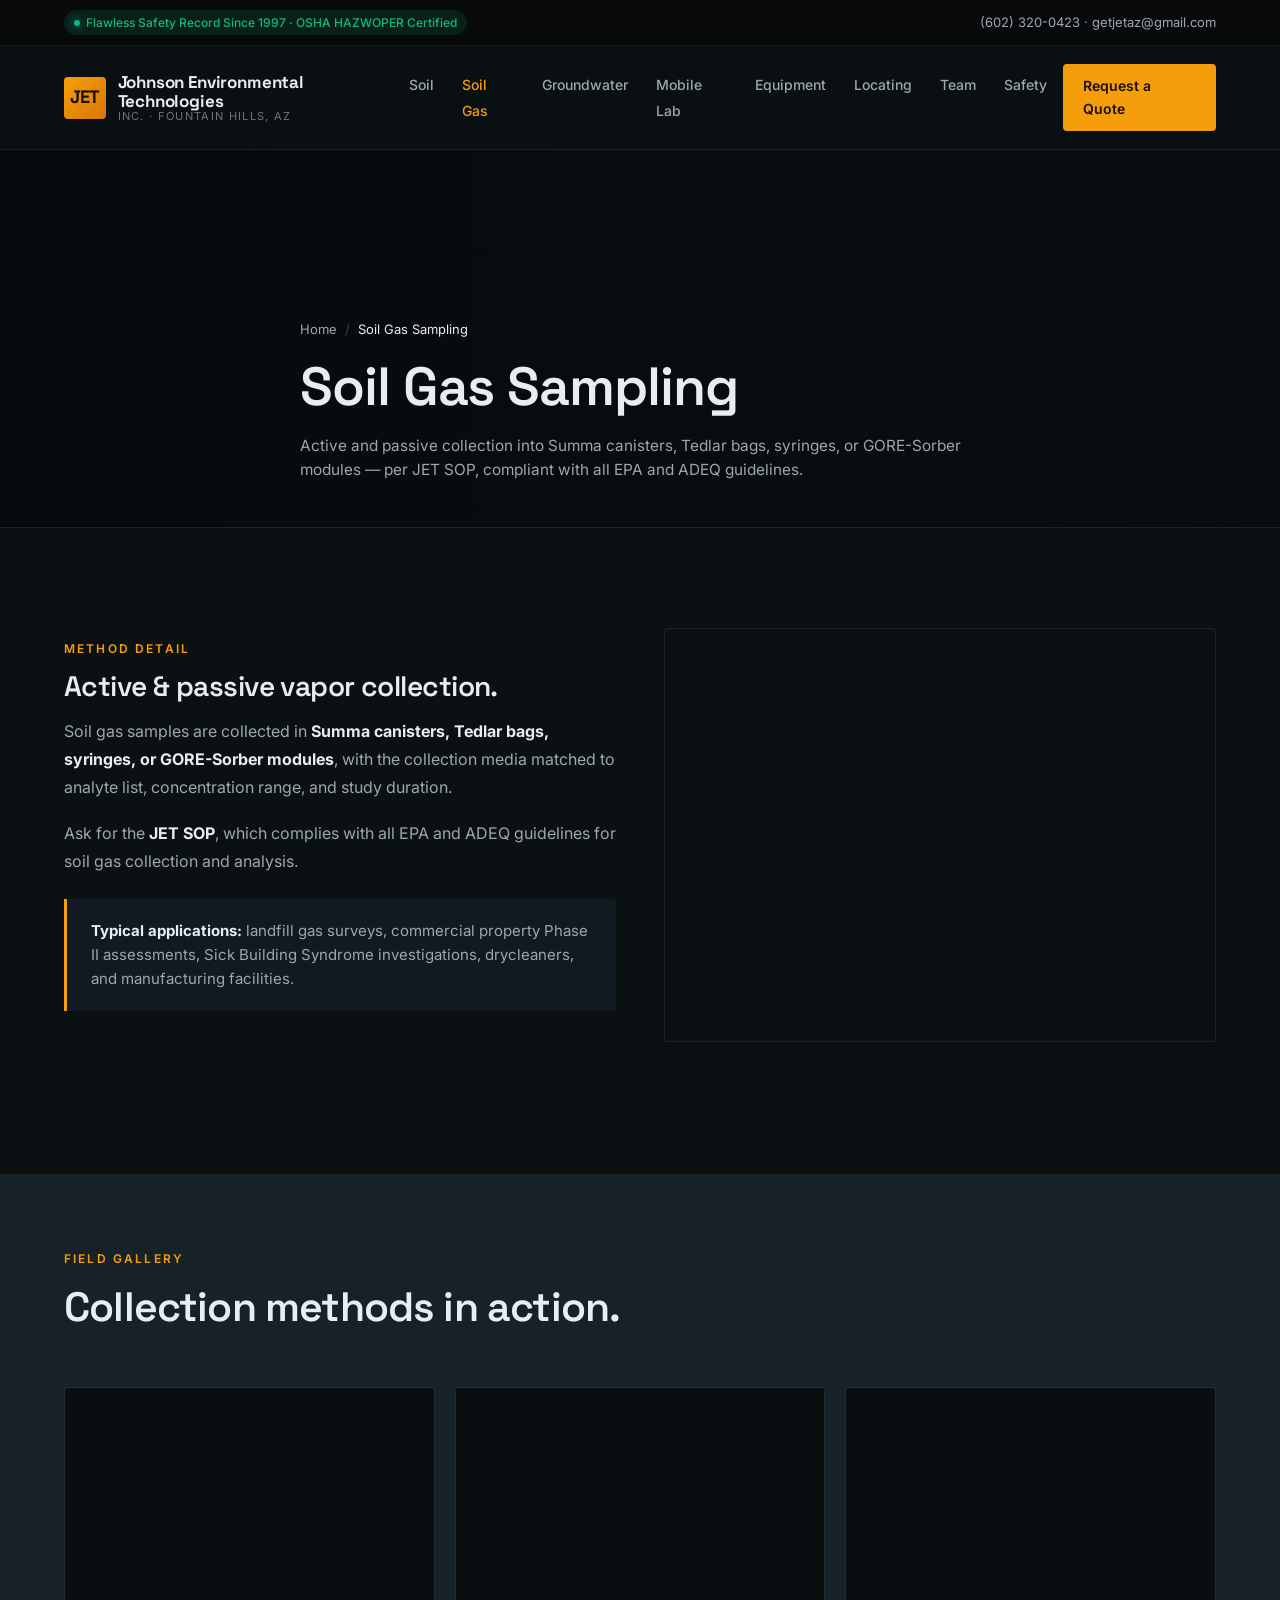
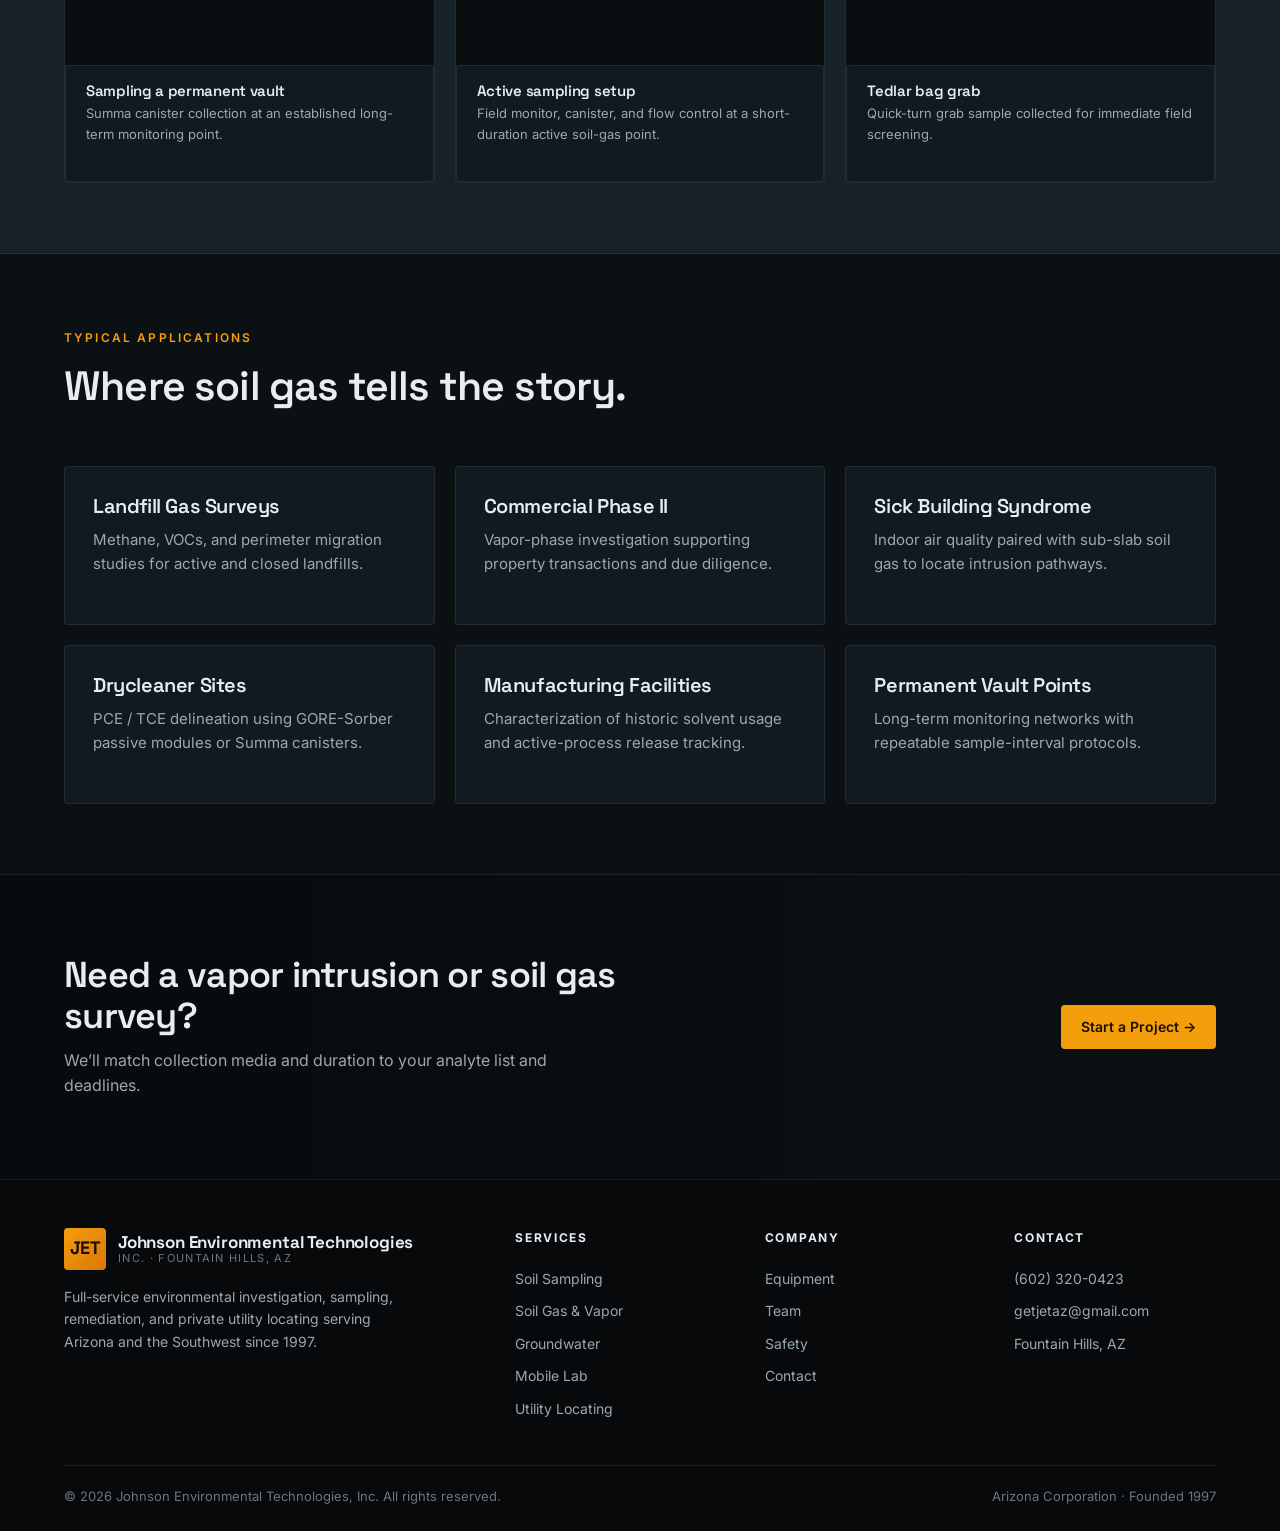
<file: soil-gas.html>
<!DOCTYPE html>
<html lang="en">
<head>
<meta charset="UTF-8" />
<meta name="viewport" content="width=device-width, initial-scale=1" />
<title>Soil Gas Sampling — Johnson Environmental Technologies, Inc.</title>
<meta name="description" content="Active and passive soil gas collection using Summa canisters, Tedlar bags, syringes, and GORE-Sorber modules. EPA & ADEQ compliant. JET AZ." />
<link rel="preconnect" href="https://fonts.googleapis.com">
<link rel="preconnect" href="https://fonts.gstatic.com" crossorigin>
<link href="https://fonts.googleapis.com/css2?family=Inter:wght@300;400;500;600;700;800&family=Space+Grotesk:wght@500;600;700&display=swap" rel="stylesheet">
<link rel="stylesheet" href="styles.css">
</head>
<body>

<div class="topbar">
  <div class="container">
    <span class="pill">Flawless Safety Record Since 1997 · OSHA HAZWOPER Certified</span>
    <div><a href="tel:+16023200423">(602) 320-0423</a>&nbsp;·&nbsp;<a href="mailto:getjetaz@gmail.com">getjetaz@gmail.com</a></div>
  </div>
</div>

<header class="main">
  <div class="container">
    <a href="index.html" class="brand">
      <div class="brand-mark">JET</div>
      <div class="brand-text"><span class="name">Johnson Environmental Technologies</span><span class="sub">Inc. · Fountain Hills, AZ</span></div>
    </a>
    <nav class="primary" id="nav">
      <ul>
        <li><a href="soil.html">Soil</a></li>
        <li><a href="soil-gas.html" class="active">Soil Gas</a></li>
        <li><a href="groundwater.html">Groundwater</a></li>
        <li><a href="mobile-lab.html">Mobile Lab</a></li>
        <li><a href="equipment.html">Equipment</a></li>
        <li><a href="utility-locating.html">Locating</a></li>
        <li><a href="team.html">Team</a></li>
        <li><a href="safety.html">Safety</a></li>
      </ul>
    </nav>
    <a href="contact.html" class="btn" style="margin-left:16px;">Request a Quote</a>
    <button class="menu-toggle" onclick="document.getElementById('nav').classList.toggle('open')" aria-label="Menu">☰</button>
  </div>
</header>

<section class="page-hero">
  <div class="bg" style="background-image: url('https://nebula.wsimg.com/9e0ad86a6eae515126fdbeb8e20354cf?AccessKeyId=D9E99A4ECBE6BC69BBAC&alloworigin=1');"></div>
  <div class="overlay"></div>
  <div class="container">
    <div class="breadcrumb">
      <a href="index.html">Home</a><span class="sep">/</span><span class="cur">Soil Gas Sampling</span>
    </div>
    <h1>Soil Gas Sampling</h1>
    <p class="lede">Active and passive collection into Summa canisters, Tedlar bags, syringes, or GORE-Sorber modules &mdash; per JET SOP, compliant with all EPA and ADEQ guidelines.</p>
  </div>
</section>

<section class="block">
  <div class="container">
    <div class="detail">
      <div>
        <span class="eyebrow">Method Detail</span>
        <h3>Active &amp; passive vapor collection.</h3>
        <div class="prose" style="color: var(--text-dim);">
          <p>Soil gas samples are collected in <strong>Summa canisters, Tedlar bags, syringes, or GORE-Sorber modules</strong>, with the collection media matched to analyte list, concentration range, and study duration.</p>
          <p>Ask for the <strong>JET SOP</strong>, which complies with all EPA and ADEQ guidelines for soil gas collection and analysis.</p>
          <div class="callout"><strong>Typical applications:</strong> landfill gas surveys, commercial property Phase II assessments, Sick Building Syndrome investigations, drycleaners, and manufacturing facilities.</div>
        </div>
      </div>
      <div class="img-card" style="background-image: url('https://nebula.wsimg.com/9e0ad86a6eae515126fdbeb8e20354cf?AccessKeyId=D9E99A4ECBE6BC69BBAC&alloworigin=1');"></div>
    </div>
  </div>
</section>

<section class="block tight" style="background: var(--surface-2);">
  <div class="container">
    <div class="section-head">
      <span class="eyebrow">Field Gallery</span>
      <h2>Collection methods in action.</h2>
    </div>
    <div class="gallery">
      <div class="fig span-4">
        <div class="img" style="background-image: url('https://nebula.wsimg.com/7751e425f1065172800f70f9db9a6ac2?AccessKeyId=D9E99A4ECBE6BC69BBAC&alloworigin=1');"></div>
        <div class="cap"><h4>Sampling a permanent vault</h4><p>Summa canister collection at an established long-term monitoring point.</p></div>
      </div>
      <div class="fig span-4">
        <div class="img" style="background-image: url('https://nebula.wsimg.com/9e0ad86a6eae515126fdbeb8e20354cf?AccessKeyId=D9E99A4ECBE6BC69BBAC&alloworigin=1');"></div>
        <div class="cap"><h4>Active sampling setup</h4><p>Field monitor, canister, and flow control at a short-duration active soil-gas point.</p></div>
      </div>
      <div class="fig span-4">
        <div class="img" style="background-image: url('https://nebula.wsimg.com/e1dd51970492e15dc6535067c1c57b2c?AccessKeyId=D9E99A4ECBE6BC69BBAC&alloworigin=1');"></div>
        <div class="cap"><h4>Tedlar bag grab</h4><p>Quick-turn grab sample collected for immediate field screening.</p></div>
      </div>
    </div>
  </div>
</section>

<section class="block tight">
  <div class="container">
    <div class="section-head">
      <span class="eyebrow">Typical Applications</span>
      <h2>Where soil gas tells the story.</h2>
    </div>
    <div class="cap-grid">
      <div class="cap"><div class="body"><h3>Landfill Gas Surveys</h3><p>Methane, VOCs, and perimeter migration studies for active and closed landfills.</p></div></div>
      <div class="cap"><div class="body"><h3>Commercial Phase II</h3><p>Vapor-phase investigation supporting property transactions and due diligence.</p></div></div>
      <div class="cap"><div class="body"><h3>Sick Building Syndrome</h3><p>Indoor air quality paired with sub-slab soil gas to locate intrusion pathways.</p></div></div>
      <div class="cap"><div class="body"><h3>Drycleaner Sites</h3><p>PCE / TCE delineation using GORE-Sorber passive modules or Summa canisters.</p></div></div>
      <div class="cap"><div class="body"><h3>Manufacturing Facilities</h3><p>Characterization of historic solvent usage and active-process release tracking.</p></div></div>
      <div class="cap"><div class="body"><h3>Permanent Vault Points</h3><p>Long-term monitoring networks with repeatable sample-interval protocols.</p></div></div>
    </div>
  </div>
</section>

<section class="cta-band">
  <div class="container">
    <div><h2>Need a vapor intrusion or soil gas survey?</h2><p>We&rsquo;ll match collection media and duration to your analyte list and deadlines.</p></div>
    <a href="contact.html" class="btn">Start a Project →</a>
  </div>
</section>

<footer>
  <div class="container">
    <div class="fcols">
      <div>
        <div class="brand" style="margin-bottom: 16px;">
          <div class="brand-mark">JET</div>
          <div class="brand-text"><span class="name">Johnson Environmental Technologies</span><span class="sub">Inc. · Fountain Hills, AZ</span></div>
        </div>
        <p style="max-width: 360px;">Full-service environmental investigation, sampling, remediation, and private utility locating serving Arizona and the Southwest since 1997.</p>
      </div>
      <div><h5>Services</h5><ul><li><a href="soil.html">Soil Sampling</a></li><li><a href="soil-gas.html">Soil Gas &amp; Vapor</a></li><li><a href="groundwater.html">Groundwater</a></li><li><a href="mobile-lab.html">Mobile Lab</a></li><li><a href="utility-locating.html">Utility Locating</a></li></ul></div>
      <div><h5>Company</h5><ul><li><a href="equipment.html">Equipment</a></li><li><a href="team.html">Team</a></li><li><a href="safety.html">Safety</a></li><li><a href="contact.html">Contact</a></li></ul></div>
      <div><h5>Contact</h5><ul><li><a href="tel:+16023200423">(602) 320-0423</a></li><li><a href="mailto:getjetaz@gmail.com">getjetaz@gmail.com</a></li><li>Fountain Hills, AZ</li></ul></div>
    </div>
    <div class="bar"><span>© <span id="yr"></span> Johnson Environmental Technologies, Inc. All rights reserved.</span><span>Arizona Corporation · Founded 1997</span></div>
  </div>
</footer>
<script>document.getElementById('yr').textContent = new Date().getFullYear();</script>
</body>
</html>
</file>
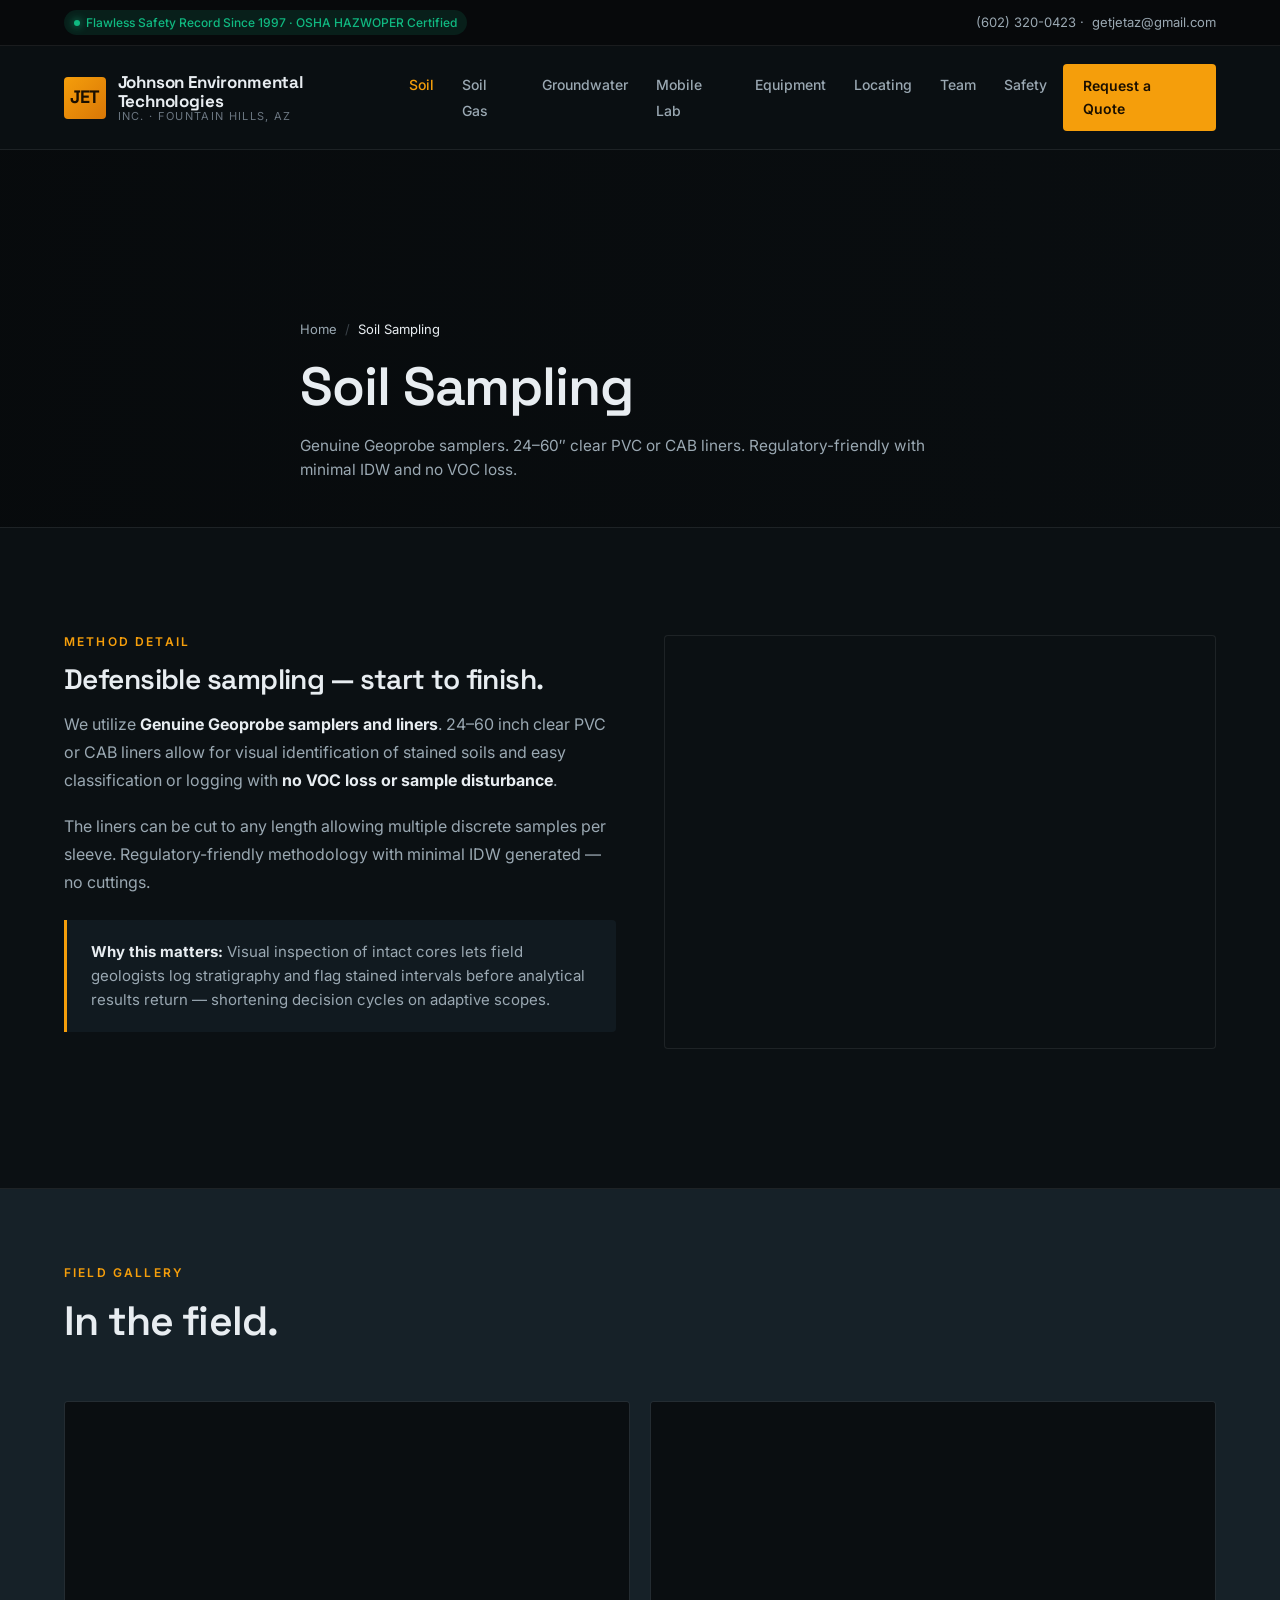
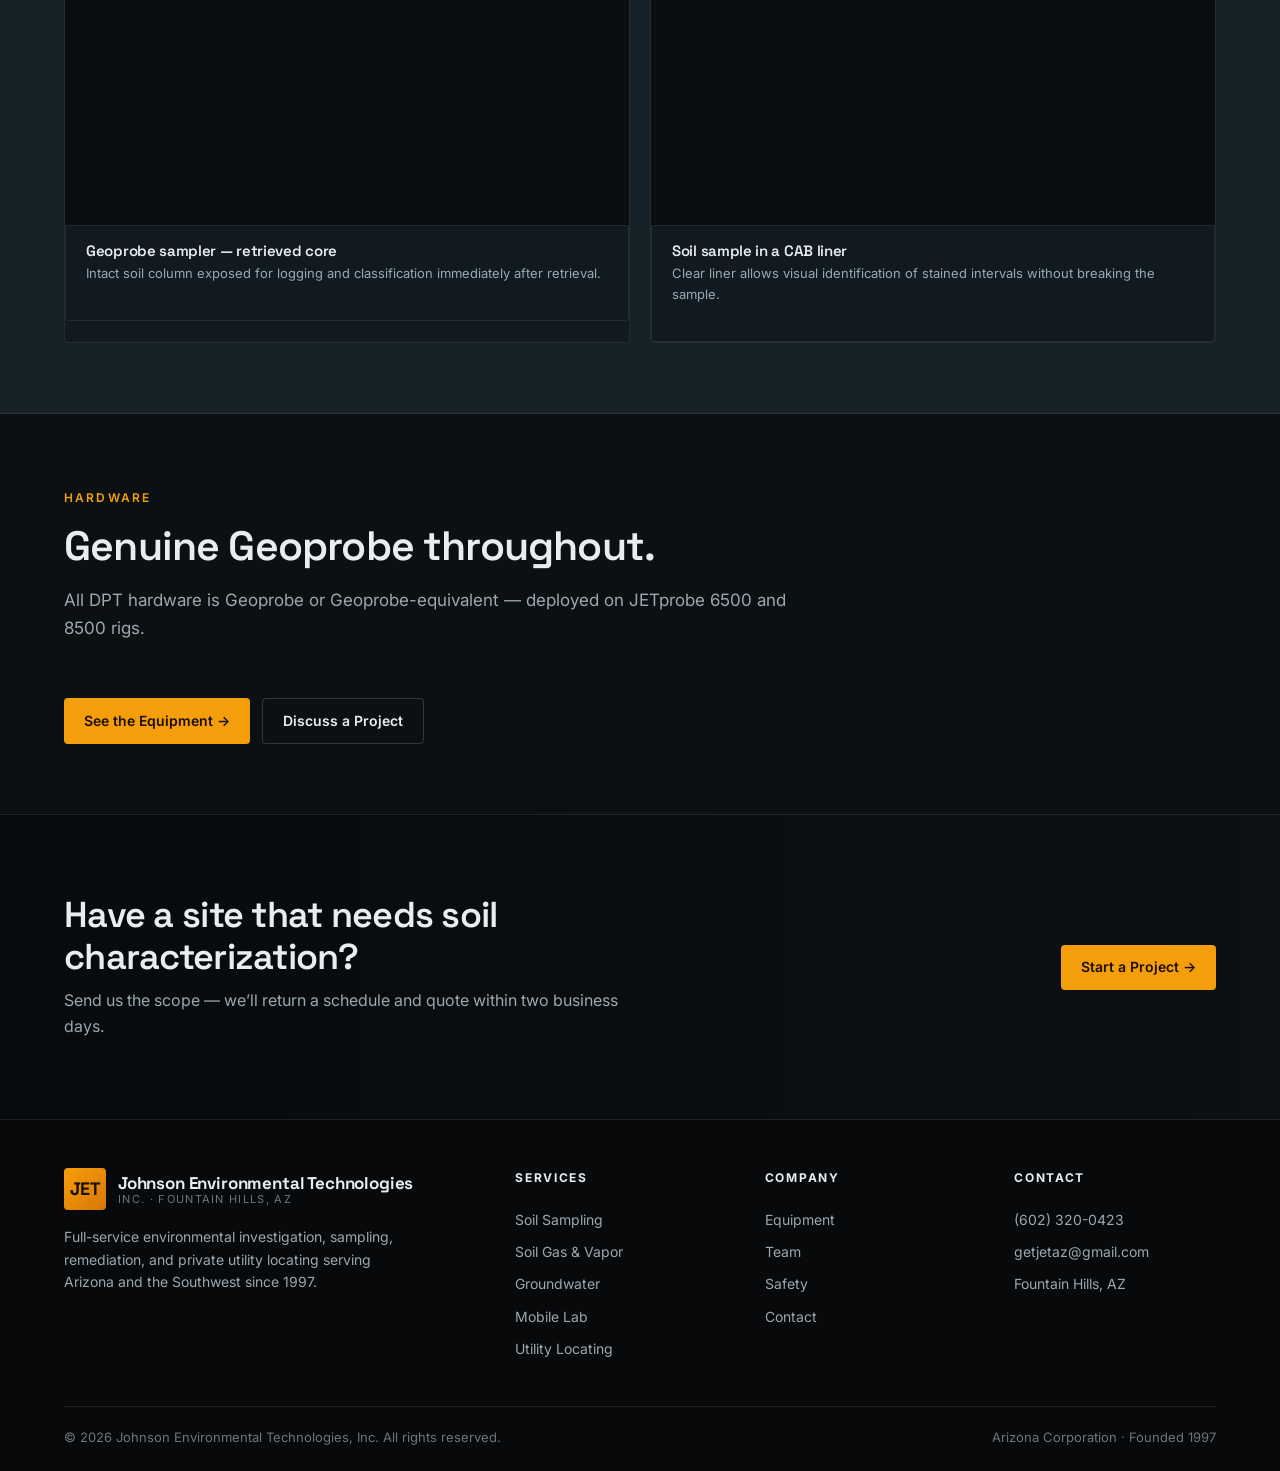
<file: soil.html>
<!DOCTYPE html>
<html lang="en">
<head>
<meta charset="UTF-8" />
<meta name="viewport" content="width=device-width, initial-scale=1" />
<title>Soil Sampling — Johnson Environmental Technologies, Inc.</title>
<meta name="description" content="Genuine Geoprobe soil sampling with 24–60 inch PVC and CAB liners. Visual stain identification, no VOC loss, minimal IDW. JET AZ — Arizona." />
<link rel="preconnect" href="https://fonts.googleapis.com">
<link rel="preconnect" href="https://fonts.gstatic.com" crossorigin>
<link href="https://fonts.googleapis.com/css2?family=Inter:wght@300;400;500;600;700;800&family=Space+Grotesk:wght@500;600;700&display=swap" rel="stylesheet">
<link rel="stylesheet" href="styles.css">
</head>
<body>

<div class="topbar">
  <div class="container">
    <span class="pill">Flawless Safety Record Since 1997 · OSHA HAZWOPER Certified</span>
    <div>
      <a href="tel:+16023200423">(602) 320-0423</a>&nbsp;·&nbsp;
      <a href="mailto:getjetaz@gmail.com">getjetaz@gmail.com</a>
    </div>
  </div>
</div>

<header class="main">
  <div class="container">
    <a href="index.html" class="brand">
      <div class="brand-mark">JET</div>
      <div class="brand-text">
        <span class="name">Johnson Environmental Technologies</span>
        <span class="sub">Inc. · Fountain Hills, AZ</span>
      </div>
    </a>
    <nav class="primary" id="nav">
      <ul>
        <li><a href="soil.html" class="active">Soil</a></li>
        <li><a href="soil-gas.html">Soil Gas</a></li>
        <li><a href="groundwater.html">Groundwater</a></li>
        <li><a href="mobile-lab.html">Mobile Lab</a></li>
        <li><a href="equipment.html">Equipment</a></li>
        <li><a href="utility-locating.html">Locating</a></li>
        <li><a href="team.html">Team</a></li>
        <li><a href="safety.html">Safety</a></li>
      </ul>
    </nav>
    <a href="contact.html" class="btn" style="margin-left:16px;">Request a Quote</a>
    <button class="menu-toggle" onclick="document.getElementById('nav').classList.toggle('open')" aria-label="Menu">☰</button>
  </div>
</header>

<section class="page-hero">
  <div class="bg" style="background-image: url('https://nebula.wsimg.com/4a58050c3f6cbbb7da1d8ba216dbeed3?AccessKeyId=D9E99A4ECBE6BC69BBAC&alloworigin=1');"></div>
  <div class="overlay"></div>
  <div class="container">
    <div class="breadcrumb">
      <a href="index.html">Home</a><span class="sep">/</span>
      <span class="cur">Soil Sampling</span>
    </div>
    <h1>Soil Sampling</h1>
    <p class="lede">Genuine Geoprobe samplers. 24&ndash;60&Prime; clear PVC or CAB liners. Regulatory-friendly with minimal IDW and no VOC loss.</p>
  </div>
</section>

<section class="block">
  <div class="container">
    <div class="detail">
      <div>
        <span class="eyebrow">Method Detail</span>
        <h3>Defensible sampling — start to finish.</h3>
        <div class="prose" style="color: var(--text-dim);">
          <p>We utilize <strong>Genuine Geoprobe samplers and liners</strong>. 24&ndash;60 inch clear PVC or CAB liners allow for visual identification of stained soils and easy classification or logging with <strong>no VOC loss or sample disturbance</strong>.</p>
          <p>The liners can be cut to any length allowing multiple discrete samples per sleeve. Regulatory-friendly methodology with minimal IDW generated &mdash; no cuttings.</p>
          <div class="callout"><strong>Why this matters:</strong> Visual inspection of intact cores lets field geologists log stratigraphy and flag stained intervals before analytical results return &mdash; shortening decision cycles on adaptive scopes.</div>
        </div>
      </div>
      <div class="img-card" style="background-image: url('https://nebula.wsimg.com/4a58050c3f6cbbb7da1d8ba216dbeed3?AccessKeyId=D9E99A4ECBE6BC69BBAC&alloworigin=1');"></div>
    </div>
  </div>
</section>

<section class="block tight" style="background: var(--surface-2);">
  <div class="container">
    <div class="section-head">
      <span class="eyebrow">Field Gallery</span>
      <h2>In the field.</h2>
    </div>
    <div class="gallery">
      <div class="fig span-6">
        <div class="img" style="background-image: url('https://nebula.wsimg.com/4a3b792110119608a095194c7a90f381?AccessKeyId=D9E99A4ECBE6BC69BBAC&alloworigin=1');"></div>
        <div class="cap">
          <h4>Geoprobe sampler &mdash; retrieved core</h4>
          <p>Intact soil column exposed for logging and classification immediately after retrieval.</p>
        </div>
      </div>
      <div class="fig span-6">
        <div class="img" style="background-image: url('https://nebula.wsimg.com/4a58050c3f6cbbb7da1d8ba216dbeed3?AccessKeyId=D9E99A4ECBE6BC69BBAC&alloworigin=1');"></div>
        <div class="cap">
          <h4>Soil sample in a CAB liner</h4>
          <p>Clear liner allows visual identification of stained intervals without breaking the sample.</p>
        </div>
      </div>
    </div>
  </div>
</section>

<section class="block tight">
  <div class="container">
    <div class="section-head">
      <span class="eyebrow">Hardware</span>
      <h2>Genuine Geoprobe throughout.</h2>
      <p>All DPT hardware is Geoprobe or Geoprobe-equivalent &mdash; deployed on JETprobe 6500 and 8500 rigs.</p>
    </div>
    <div style="display: flex; gap: 12px; flex-wrap: wrap;">
      <a href="equipment.html" class="btn">See the Equipment →</a>
      <a href="contact.html" class="btn ghost">Discuss a Project</a>
    </div>
  </div>
</section>

<section class="cta-band">
  <div class="container">
    <div>
      <h2>Have a site that needs soil characterization?</h2>
      <p>Send us the scope &mdash; we&rsquo;ll return a schedule and quote within two business days.</p>
    </div>
    <a href="contact.html" class="btn">Start a Project →</a>
  </div>
</section>

<footer>
  <div class="container">
    <div class="fcols">
      <div>
        <div class="brand" style="margin-bottom: 16px;">
          <div class="brand-mark">JET</div>
          <div class="brand-text">
            <span class="name">Johnson Environmental Technologies</span>
            <span class="sub">Inc. · Fountain Hills, AZ</span>
          </div>
        </div>
        <p style="max-width: 360px;">Full-service environmental investigation, sampling, remediation, and private utility locating serving Arizona and the Southwest since 1997.</p>
      </div>
      <div><h5>Services</h5><ul>
        <li><a href="soil.html">Soil Sampling</a></li>
        <li><a href="soil-gas.html">Soil Gas &amp; Vapor</a></li>
        <li><a href="groundwater.html">Groundwater</a></li>
        <li><a href="mobile-lab.html">Mobile Lab</a></li>
        <li><a href="utility-locating.html">Utility Locating</a></li>
      </ul></div>
      <div><h5>Company</h5><ul>
        <li><a href="equipment.html">Equipment</a></li>
        <li><a href="team.html">Team</a></li>
        <li><a href="safety.html">Safety</a></li>
        <li><a href="contact.html">Contact</a></li>
      </ul></div>
      <div><h5>Contact</h5><ul>
        <li><a href="tel:+16023200423">(602) 320-0423</a></li>
        <li><a href="mailto:getjetaz@gmail.com">getjetaz@gmail.com</a></li>
        <li>Fountain Hills, AZ</li>
      </ul></div>
    </div>
    <div class="bar">
      <span>© <span id="yr"></span> Johnson Environmental Technologies, Inc. All rights reserved.</span>
      <span>Arizona Corporation · Founded 1997</span>
    </div>
  </div>
</footer>
<script>document.getElementById('yr').textContent = new Date().getFullYear();</script>
</body>
</html>
</file>
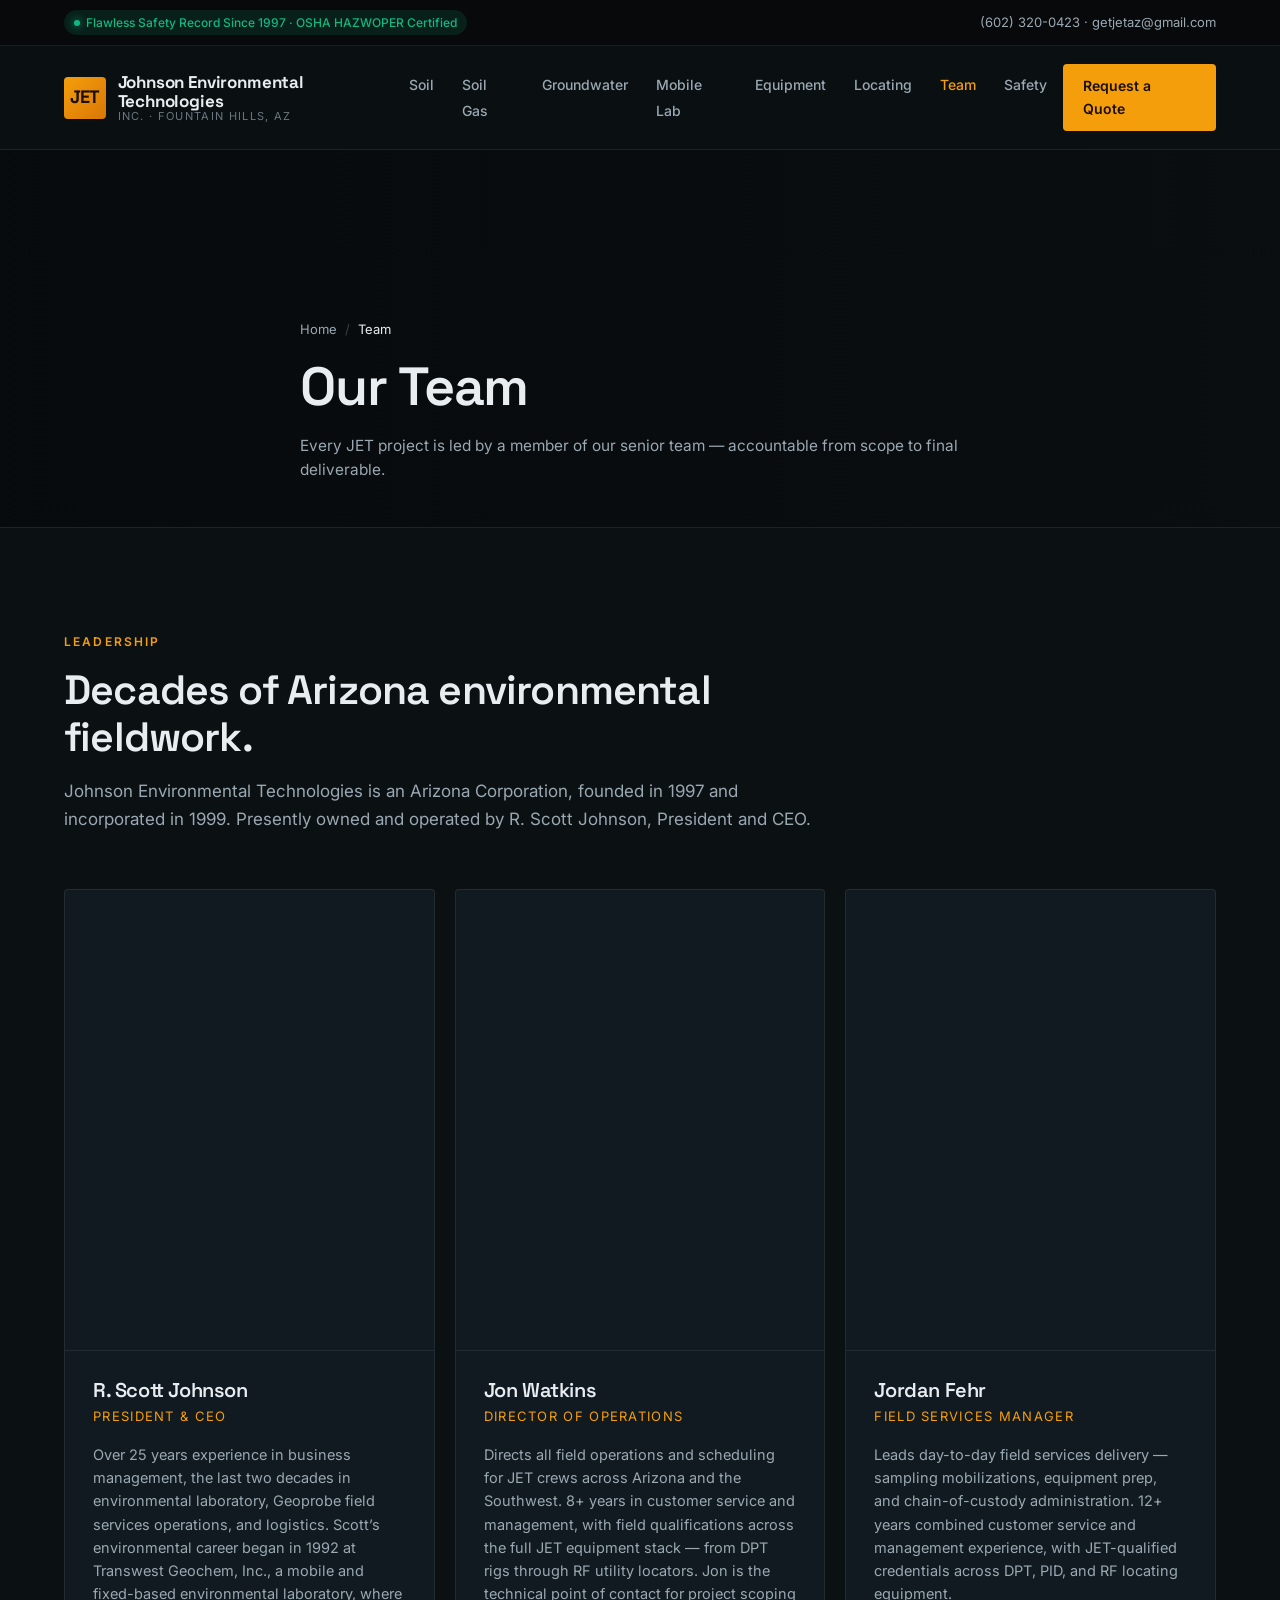
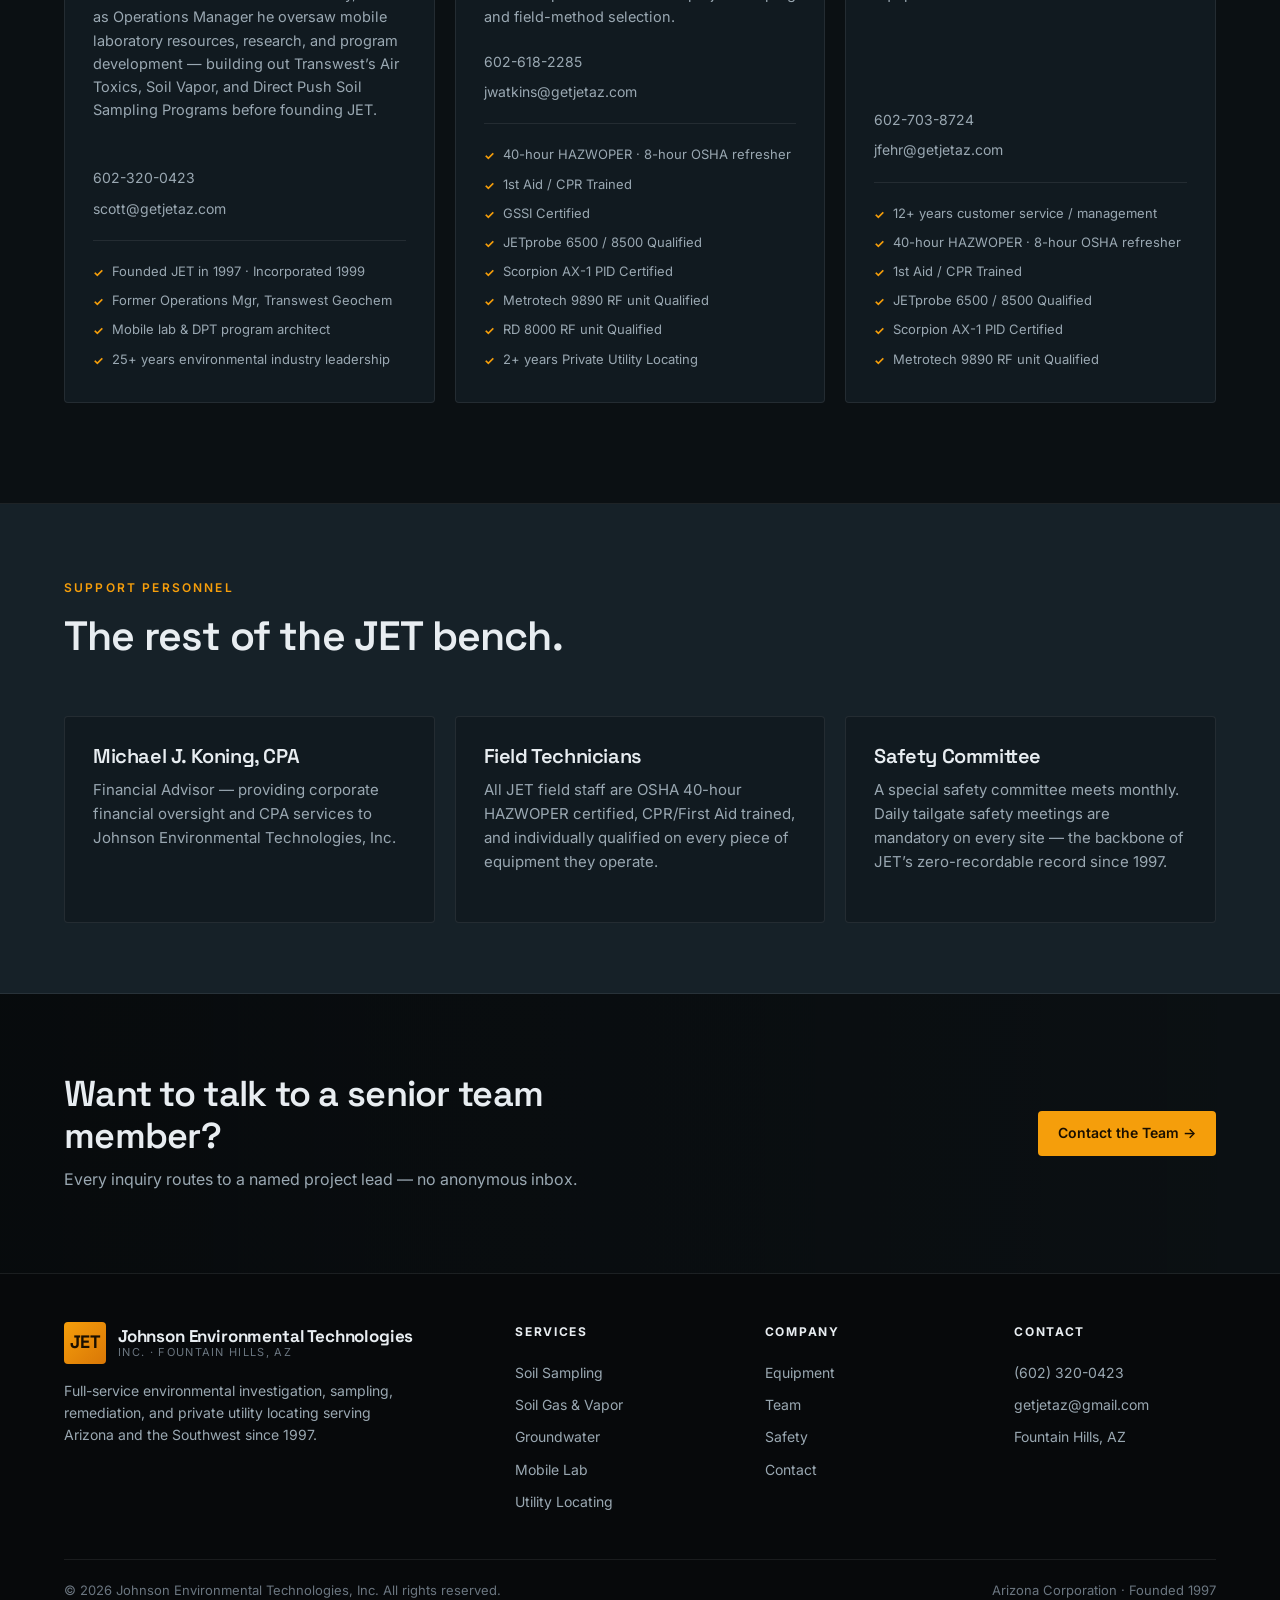
<file: team.html>
<!DOCTYPE html>
<html lang="en">
<head>
<meta charset="UTF-8" />
<meta name="viewport" content="width=device-width, initial-scale=1" />
<title>Team — Johnson Environmental Technologies, Inc.</title>
<meta name="description" content="Meet the JET AZ leadership team: Scott Johnson, Jon Watkins, and Jordan Fehr — decades of environmental fieldwork experience." />
<link rel="preconnect" href="https://fonts.googleapis.com">
<link rel="preconnect" href="https://fonts.gstatic.com" crossorigin>
<link href="https://fonts.googleapis.com/css2?family=Inter:wght@300;400;500;600;700;800&family=Space+Grotesk:wght@500;600;700&display=swap" rel="stylesheet">
<link rel="stylesheet" href="styles.css">
</head>
<body>

<div class="topbar">
  <div class="container">
    <span class="pill">Flawless Safety Record Since 1997 · OSHA HAZWOPER Certified</span>
    <div><a href="tel:+16023200423">(602) 320-0423</a>&nbsp;·&nbsp;<a href="mailto:getjetaz@gmail.com">getjetaz@gmail.com</a></div>
  </div>
</div>

<header class="main">
  <div class="container">
    <a href="index.html" class="brand">
      <div class="brand-mark">JET</div>
      <div class="brand-text"><span class="name">Johnson Environmental Technologies</span><span class="sub">Inc. · Fountain Hills, AZ</span></div>
    </a>
    <nav class="primary" id="nav">
      <ul>
        <li><a href="soil.html">Soil</a></li>
        <li><a href="soil-gas.html">Soil Gas</a></li>
        <li><a href="groundwater.html">Groundwater</a></li>
        <li><a href="mobile-lab.html">Mobile Lab</a></li>
        <li><a href="equipment.html">Equipment</a></li>
        <li><a href="utility-locating.html">Locating</a></li>
        <li><a href="team.html" class="active">Team</a></li>
        <li><a href="safety.html">Safety</a></li>
      </ul>
    </nav>
    <a href="contact.html" class="btn" style="margin-left:16px;">Request a Quote</a>
    <button class="menu-toggle" onclick="document.getElementById('nav').classList.toggle('open')" aria-label="Menu">☰</button>
  </div>
</header>

<section class="page-hero">
  <div class="bg" style="background-image: url('https://nebula.wsimg.com/b9569659b4d1c01341835393f7b00ef6?AccessKeyId=D9E99A4ECBE6BC69BBAC&alloworigin=1');"></div>
  <div class="overlay"></div>
  <div class="container">
    <div class="breadcrumb"><a href="index.html">Home</a><span class="sep">/</span><span class="cur">Team</span></div>
    <h1>Our Team</h1>
    <p class="lede">Every JET project is led by a member of our senior team &mdash; accountable from scope to final deliverable.</p>
  </div>
</section>

<section class="block">
  <div class="container">
    <div class="section-head">
      <span class="eyebrow">Leadership</span>
      <h2>Decades of Arizona environmental fieldwork.</h2>
      <p>Johnson Environmental Technologies is an Arizona Corporation, founded in 1997 and incorporated in 1999. Presently owned and operated by R. Scott Johnson, President and CEO.</p>
    </div>

    <div class="team-grid">
      <!-- Scott Johnson -->
      <div class="member">
        <div class="photo" style="background-image: url('https://nebula.wsimg.com/d3ebddadab5d4e11ec6200b2b3990565?AccessKeyId=D9E99A4ECBE6BC69BBAC&alloworigin=1');"></div>
        <div class="body">
          <h4>R. Scott Johnson</h4>
          <div class="role">President &amp; CEO</div>
          <p class="bio">Over 25 years experience in business management, the last two decades in environmental laboratory, Geoprobe field services operations, and logistics. Scott&rsquo;s environmental career began in 1992 at Transwest Geochem, Inc., a mobile and fixed-based environmental laboratory, where as Operations Manager he oversaw mobile laboratory resources, research, and program development &mdash; building out Transwest&rsquo;s Air Toxics, Soil Vapor, and Direct Push Soil Sampling Programs before founding JET.</p>
          <div class="contact">
            <a href="tel:+16023200423">602-320-0423</a>
            <a href="mailto:scott@getjetaz.com">scott@getjetaz.com</a>
          </div>
          <ul class="quals">
            <li>Founded JET in 1997 · Incorporated 1999</li>
            <li>Former Operations Mgr, Transwest Geochem</li>
            <li>Mobile lab &amp; DPT program architect</li>
            <li>25+ years environmental industry leadership</li>
          </ul>
        </div>
      </div>

      <!-- Jon Watkins -->
      <div class="member">
        <div class="photo" style="background-image: url('https://nebula.wsimg.com/c4ea9fd65cadf96449262d0efa7b3c34?AccessKeyId=D9E99A4ECBE6BC69BBAC&alloworigin=1');"></div>
        <div class="body">
          <h4>Jon Watkins</h4>
          <div class="role">Director of Operations</div>
          <p class="bio">Directs all field operations and scheduling for JET crews across Arizona and the Southwest. 8+ years in customer service and management, with field qualifications across the full JET equipment stack &mdash; from DPT rigs through RF utility locators. Jon is the technical point of contact for project scoping and field-method selection.</p>
          <div class="contact">
            <a href="tel:+16026182285">602-618-2285</a>
            <a href="mailto:jwatkins@getjetaz.com">jwatkins@getjetaz.com</a>
          </div>
          <ul class="quals">
            <li>40-hour HAZWOPER · 8-hour OSHA refresher</li>
            <li>1st Aid / CPR Trained</li>
            <li>GSSI Certified</li>
            <li>JETprobe 6500 / 8500 Qualified</li>
            <li>Scorpion AX-1 PID Certified</li>
            <li>Metrotech 9890 RF unit Qualified</li>
            <li>RD 8000 RF unit Qualified</li>
            <li>2+ years Private Utility Locating</li>
          </ul>
        </div>
      </div>

      <!-- Jordan Fehr -->
      <div class="member">
        <div class="photo" style="background-image: url('https://nebula.wsimg.com/b2cc9f24cebdac1785ef570291d5f344?AccessKeyId=D9E99A4ECBE6BC69BBAC&alloworigin=1');"></div>
        <div class="body">
          <h4>Jordan Fehr</h4>
          <div class="role">Field Services Manager</div>
          <p class="bio">Leads day-to-day field services delivery &mdash; sampling mobilizations, equipment prep, and chain-of-custody administration. 12+ years combined customer service and management experience, with JET-qualified credentials across DPT, PID, and RF locating equipment.</p>
          <div class="contact">
            <a href="tel:+16027038724">602-703-8724</a>
            <a href="mailto:jfehr@getjetaz.com">jfehr@getjetaz.com</a>
          </div>
          <ul class="quals">
            <li>12+ years customer service / management</li>
            <li>40-hour HAZWOPER · 8-hour OSHA refresher</li>
            <li>1st Aid / CPR Trained</li>
            <li>JETprobe 6500 / 8500 Qualified</li>
            <li>Scorpion AX-1 PID Certified</li>
            <li>Metrotech 9890 RF unit Qualified</li>
          </ul>
        </div>
      </div>
    </div>
  </div>
</section>

<section class="block tight" style="background: var(--surface-2);">
  <div class="container">
    <div class="section-head">
      <span class="eyebrow">Support Personnel</span>
      <h2>The rest of the JET bench.</h2>
    </div>
    <div class="cap-grid">
      <div class="cap">
        <div class="body">
          <h3>Michael J. Koning, CPA</h3>
          <p style="color: var(--text-dim);">Financial Advisor &mdash; providing corporate financial oversight and CPA services to Johnson Environmental Technologies, Inc.</p>
        </div>
      </div>
      <div class="cap">
        <div class="body">
          <h3>Field Technicians</h3>
          <p style="color: var(--text-dim);">All JET field staff are OSHA 40-hour HAZWOPER certified, CPR/First Aid trained, and individually qualified on every piece of equipment they operate.</p>
        </div>
      </div>
      <div class="cap">
        <div class="body">
          <h3>Safety Committee</h3>
          <p style="color: var(--text-dim);">A special safety committee meets monthly. Daily tailgate safety meetings are mandatory on every site &mdash; the backbone of JET&rsquo;s zero-recordable record since 1997.</p>
        </div>
      </div>
    </div>
  </div>
</section>

<section class="cta-band">
  <div class="container">
    <div><h2>Want to talk to a senior team member?</h2><p>Every inquiry routes to a named project lead &mdash; no anonymous inbox.</p></div>
    <a href="contact.html" class="btn">Contact the Team →</a>
  </div>
</section>

<footer>
  <div class="container">
    <div class="fcols">
      <div>
        <div class="brand" style="margin-bottom: 16px;"><div class="brand-mark">JET</div><div class="brand-text"><span class="name">Johnson Environmental Technologies</span><span class="sub">Inc. · Fountain Hills, AZ</span></div></div>
        <p style="max-width: 360px;">Full-service environmental investigation, sampling, remediation, and private utility locating serving Arizona and the Southwest since 1997.</p>
      </div>
      <div><h5>Services</h5><ul><li><a href="soil.html">Soil Sampling</a></li><li><a href="soil-gas.html">Soil Gas &amp; Vapor</a></li><li><a href="groundwater.html">Groundwater</a></li><li><a href="mobile-lab.html">Mobile Lab</a></li><li><a href="utility-locating.html">Utility Locating</a></li></ul></div>
      <div><h5>Company</h5><ul><li><a href="equipment.html">Equipment</a></li><li><a href="team.html">Team</a></li><li><a href="safety.html">Safety</a></li><li><a href="contact.html">Contact</a></li></ul></div>
      <div><h5>Contact</h5><ul><li><a href="tel:+16023200423">(602) 320-0423</a></li><li><a href="mailto:getjetaz@gmail.com">getjetaz@gmail.com</a></li><li>Fountain Hills, AZ</li></ul></div>
    </div>
    <div class="bar"><span>© <span id="yr"></span> Johnson Environmental Technologies, Inc. All rights reserved.</span><span>Arizona Corporation · Founded 1997</span></div>
  </div>
</footer>
<script>document.getElementById('yr').textContent = new Date().getFullYear();</script>
</body>
</html>
</file>
<file: styles.css>
:root {
  --bg: #0b1013;
  --surface: #111a20;
  --surface-2: #162128;
  --line: rgba(255,255,255,0.08);
  --line-strong: rgba(255,255,255,0.16);
  --text: #e8edf1;
  --text-dim: #9aa8b2;
  --text-mute: #6b7680;
  --accent: #f59e0b;
  --accent-hover: #fbbf24;
  --safety: #10b981;
  --maxw: 1200px;
  --radius: 4px;
}
* { box-sizing: border-box; margin: 0; padding: 0; }
html { scroll-behavior: smooth; }
body {
  font-family: 'Inter', system-ui, -apple-system, sans-serif;
  background: var(--bg);
  color: var(--text);
  font-size: 16px;
  line-height: 1.6;
  -webkit-font-smoothing: antialiased;
  -moz-osx-font-smoothing: grayscale;
}
h1, h2, h3, h4 { font-family: 'Space Grotesk', 'Inter', sans-serif; font-weight: 600; letter-spacing: -0.02em; line-height: 1.15; }
a { color: inherit; text-decoration: none; }
img { max-width: 100%; display: block; }
.container { max-width: var(--maxw); margin: 0 auto; padding: 0 24px; }

/* ───── Top bar ───── */
.topbar {
  background: #07090b;
  border-bottom: 1px solid var(--line);
  font-size: 13px;
  color: var(--text-dim);
}
.topbar .container {
  display: flex; justify-content: space-between; align-items: center;
  padding: 10px 24px;
  flex-wrap: wrap; gap: 8px;
}
.topbar a:hover { color: var(--accent); }
.topbar .pill {
  display: inline-flex; align-items: center; gap: 6px;
  padding: 3px 10px; border-radius: 999px;
  background: rgba(16,185,129,0.12); color: var(--safety);
  font-weight: 500; font-size: 12px;
}
.topbar .pill::before {
  content: ''; width: 6px; height: 6px; border-radius: 50%;
  background: var(--safety); box-shadow: 0 0 8px var(--safety);
}

/* ───── Header ───── */
header.main {
  position: sticky; top: 0; z-index: 50;
  background: rgba(11,16,19,0.85);
  backdrop-filter: blur(14px);
  -webkit-backdrop-filter: blur(14px);
  border-bottom: 1px solid var(--line);
}
header.main .container {
  display: flex; align-items: center; justify-content: space-between;
  padding: 18px 24px;
}
.brand { display: flex; align-items: center; gap: 12px; }
.brand-mark {
  width: 42px; height: 42px;
  background: linear-gradient(135deg, var(--accent), #d97706);
  display: flex; align-items: center; justify-content: center;
  font-family: 'Space Grotesk', sans-serif;
  font-weight: 700; font-size: 18px; color: #1a0f00;
  border-radius: var(--radius);
  letter-spacing: -0.04em;
}
.brand-text { display: flex; flex-direction: column; line-height: 1.1; }
.brand-text .name { font-family: 'Space Grotesk', sans-serif; font-weight: 700; font-size: 17px; letter-spacing: -0.01em; color: var(--text); }
.brand-text .sub { font-size: 11px; color: var(--text-mute); letter-spacing: 0.12em; text-transform: uppercase; }
nav.primary ul { list-style: none; display: flex; gap: 28px; }
nav.primary a {
  font-size: 14px; font-weight: 500; color: var(--text-dim);
  transition: color .2s;
}
nav.primary a:hover, nav.primary a.active { color: var(--text); }
nav.primary a.active { color: var(--accent); }
.btn {
  display: inline-flex; align-items: center; gap: 8px;
  padding: 11px 20px;
  background: var(--accent); color: #1a0f00;
  font-weight: 600; font-size: 14px;
  border-radius: var(--radius);
  transition: background .2s, transform .15s;
  border: none; cursor: pointer;
}
.btn:hover { background: var(--accent-hover); }
.btn.ghost { background: transparent; color: var(--text); border: 1px solid var(--line-strong); }
.btn.ghost:hover { background: var(--surface); border-color: var(--text-dim); }
.menu-toggle { display: none; background: none; border: none; color: var(--text); font-size: 22px; cursor: pointer; }

/* ───── Hero (landing) ───── */
.hero {
  position: relative; min-height: 88vh;
  display: flex; align-items: center;
  overflow: hidden;
  border-bottom: 1px solid var(--line);
}
.hero .bg {
  position: absolute; inset: 0;
  background-image: url('https://nebula.wsimg.com/b9569659b4d1c01341835393f7b00ef6?AccessKeyId=D9E99A4ECBE6BC69BBAC&alloworigin=1');
  background-size: cover; background-position: center;
  filter: saturate(0.85) contrast(1.05);
}
.hero .overlay {
  position: absolute; inset: 0;
  background:
    linear-gradient(90deg, rgba(7,10,12,0.92) 0%, rgba(7,10,12,0.72) 45%, rgba(7,10,12,0.35) 100%),
    linear-gradient(180deg, rgba(7,10,12,0.2) 0%, rgba(11,16,19,1) 100%);
}
.hero .container { position: relative; z-index: 2; padding-top: 80px; padding-bottom: 100px; }
.hero-eyebrow {
  display: inline-flex; align-items: center; gap: 10px;
  font-size: 12px; letter-spacing: 0.18em; text-transform: uppercase;
  color: var(--accent); font-weight: 600;
  margin-bottom: 24px;
}
.hero-eyebrow::before {
  content: ''; width: 32px; height: 1px; background: var(--accent);
}
.hero h1 {
  font-size: clamp(36px, 5.4vw, 68px);
  max-width: 880px;
  margin-bottom: 24px;
}
.hero h1 .em { color: var(--accent); }
.hero p.lede {
  font-size: clamp(16px, 1.35vw, 19px);
  color: var(--text-dim);
  max-width: 640px;
  margin-bottom: 40px;
  line-height: 1.65;
}
.hero-cta { display: flex; gap: 12px; flex-wrap: wrap; }

/* ───── Subpage hero (shorter) ───── */
.page-hero {
  position: relative;
  min-height: 42vh;
  display: flex; align-items: flex-end;
  border-bottom: 1px solid var(--line);
  overflow: hidden;
}
.page-hero .bg {
  position: absolute; inset: 0;
  background-size: cover; background-position: center;
  filter: saturate(0.9) contrast(1.03);
}
.page-hero .overlay {
  position: absolute; inset: 0;
  background:
    linear-gradient(90deg, rgba(7,10,12,0.92) 0%, rgba(7,10,12,0.6) 60%, rgba(7,10,12,0.4) 100%),
    linear-gradient(180deg, rgba(7,10,12,0) 40%, rgba(11,16,19,1) 100%);
}
.page-hero .container { position: relative; z-index: 2; padding: 56px 24px 44px; }
.breadcrumb {
  font-size: 13px; color: var(--text-mute); margin-bottom: 16px;
  display: flex; align-items: center; gap: 8px;
}
.breadcrumb a { color: var(--text-dim); }
.breadcrumb a:hover { color: var(--accent); }
.breadcrumb .sep { color: var(--text-mute); opacity: .5; }
.breadcrumb .cur { color: var(--text); }
.page-hero h1 {
  font-size: clamp(32px, 4.2vw, 56px);
  margin-bottom: 16px;
  max-width: 880px;
}
.page-hero p.lede {
  font-size: clamp(15px, 1.2vw, 18px);
  color: var(--text-dim);
  max-width: 680px;
  line-height: 1.6;
}

/* credibility strip */
.strip { background: var(--surface); border-bottom: 1px solid var(--line); }
.strip .container { display: grid; grid-template-columns: repeat(4, 1fr); padding: 28px 24px; gap: 24px; }
.strip .item { display: flex; flex-direction: column; gap: 4px; }
.strip .num { font-family: 'Space Grotesk', sans-serif; font-size: 28px; font-weight: 700; color: var(--text); letter-spacing: -0.02em; }
.strip .lab { font-size: 12px; color: var(--text-mute); text-transform: uppercase; letter-spacing: 0.1em; }

/* ───── Section basics ───── */
section.block { padding: 100px 0; border-bottom: 1px solid var(--line); }
section.block.tight { padding: 70px 0; }
.section-head { margin-bottom: 56px; max-width: 760px; }
.eyebrow { display: inline-block; font-size: 12px; letter-spacing: 0.18em; text-transform: uppercase; color: var(--accent); font-weight: 600; margin-bottom: 16px; }
.section-head h2 { font-size: clamp(28px, 3.2vw, 42px); margin-bottom: 16px; }
.section-head p { color: var(--text-dim); font-size: 17px; line-height: 1.65; }

/* ───── Services capability grid ───── */
.cap-grid { display: grid; grid-template-columns: repeat(3, 1fr); gap: 20px; }
.cap { background: var(--surface); border: 1px solid var(--line); border-radius: var(--radius); overflow: hidden; display: flex; flex-direction: column; transition: border-color .2s, transform .2s; }
.cap:hover { border-color: var(--accent); transform: translateY(-2px); }
.cap .photo { aspect-ratio: 16/10; background-size: cover; background-position: center; border-bottom: 1px solid var(--line); }
.cap .body { padding: 28px; display: flex; flex-direction: column; flex-grow: 1; }
.cap h3 { font-size: 20px; margin-bottom: 10px; }
.cap p { color: var(--text-dim); font-size: 15px; margin-bottom: 20px; flex-grow: 1; }
.cap ul { list-style: none; font-size: 14px; color: var(--text-dim); }
.cap ul li { padding: 8px 0; border-top: 1px solid var(--line); display: flex; align-items: center; gap: 10px; }
.cap ul li::before { content: ''; width: 4px; height: 4px; background: var(--accent); border-radius: 50%; flex-shrink: 0; }
.cap .learn { padding: 16px 28px; border-top: 1px solid var(--line); background: rgba(245,158,11,0.04); font-size: 14px; color: var(--accent); font-weight: 500; display: flex; justify-content: space-between; align-items: center; }
.cap:hover .learn { background: rgba(245,158,11,0.1); }

/* ───── Detail split ───── */
.detail { display: grid; grid-template-columns: 1fr 1fr; gap: 48px; align-items: center; margin-bottom: 32px; }
.detail.reverse { direction: rtl; }
.detail.reverse > * { direction: ltr; }
.detail .img-card { aspect-ratio: 4/3; border-radius: var(--radius); overflow: hidden; border: 1px solid var(--line); background-size: cover; background-position: center; position: relative; }
.detail h3 { font-size: clamp(22px, 2.2vw, 30px); margin-bottom: 14px; }
.detail .eyebrow { margin-bottom: 12px; }
.detail p { color: var(--text-dim); margin-bottom: 14px; font-size: 15.5px; }
.detail .apps { margin-top: 20px; display: grid; grid-template-columns: repeat(2, 1fr); gap: 10px; }
.detail .apps span { font-size: 13px; padding: 8px 12px; background: var(--surface); border: 1px solid var(--line); border-radius: var(--radius); color: var(--text-dim); }

/* ───── Gallery grid (subpages) ───── */
.gallery { display: grid; grid-template-columns: repeat(12, 1fr); gap: 20px; }
.gallery .fig {
  background: var(--surface); border: 1px solid var(--line);
  border-radius: var(--radius); overflow: hidden;
  display: flex; flex-direction: column;
  transition: border-color .2s, transform .2s;
}
.gallery .fig:hover { border-color: var(--accent); transform: translateY(-2px); }
.gallery .fig .img {
  aspect-ratio: 4/3;
  background-size: cover; background-position: center;
  background-color: #0a0e11;
}
.gallery .fig .img.contain { background-size: contain; background-repeat: no-repeat; background-color: #fff; }
.gallery .fig .cap { padding: 16px 20px; border-top: 1px solid var(--line); }
.gallery .fig .cap h4 { font-size: 15px; margin-bottom: 4px; }
.gallery .fig .cap p { font-size: 13px; color: var(--text-dim); }
.gallery .span-4 { grid-column: span 4; }
.gallery .span-6 { grid-column: span 6; }
.gallery .span-8 { grid-column: span 8; }
.gallery .span-12 { grid-column: span 12; }

/* ───── Equipment grid ───── */
.eq-grid { display: grid; grid-template-columns: repeat(3, 1fr); gap: 20px; }
.eq { background: var(--surface); border: 1px solid var(--line); border-radius: var(--radius); padding: 28px; display: flex; flex-direction: column; gap: 16px; transition: border-color .2s; }
.eq:hover { border-color: var(--accent); }
.eq .img { aspect-ratio: 4/3; background-color: #fff; background-size: contain; background-repeat: no-repeat; background-position: center; border-radius: var(--radius); border: 1px solid var(--line); }
.eq h4 { font-size: 17px; }
.eq .model { font-size: 12px; color: var(--text-mute); letter-spacing: 0.08em; text-transform: uppercase; margin-top: 2px; }
.eq p { color: var(--text-dim); font-size: 14px; }

/* ───── Team grid ───── */
.team-grid { display: grid; grid-template-columns: repeat(3, 1fr); gap: 20px; }
.member { background: var(--surface); border: 1px solid var(--line); border-radius: var(--radius); overflow: hidden; display: flex; flex-direction: column; }
.member .photo { aspect-ratio: 4/5; background-size: cover; background-position: center top; border-bottom: 1px solid var(--line); filter: grayscale(30%); }
.member .body { padding: 28px; display: flex; flex-direction: column; flex-grow: 1; }
.member h4 { font-size: 20px; margin-bottom: 4px; }
.member .role { font-size: 13px; color: var(--accent); text-transform: uppercase; letter-spacing: 0.1em; margin-bottom: 16px; }
.member .bio { color: var(--text-dim); font-size: 14.5px; margin-bottom: 18px; flex-grow: 1; }
.member .contact a { display: block; font-size: 14px; color: var(--text-dim); padding: 4px 0; }
.member .contact a:hover { color: var(--text); }
.member ul.quals { margin-top: 16px; padding-top: 16px; border-top: 1px solid var(--line); list-style: none; }
.member ul.quals li { padding: 4px 0; font-size: 13px; color: var(--text-dim); display: flex; align-items: flex-start; gap: 8px; }
.member ul.quals li::before { content: '✓'; color: var(--accent); font-weight: 700; font-size: 12px; margin-top: 2px; }

/* ───── Safety ───── */
.safety-wrap { display: grid; grid-template-columns: 1fr 1fr; gap: 64px; align-items: center; }
.safety-stat { padding: 40px; background: linear-gradient(135deg, rgba(16,185,129,0.08), rgba(245,158,11,0.04)); border: 1px solid var(--line-strong); border-radius: var(--radius); margin-bottom: 24px; }
.safety-stat .big { font-family: 'Space Grotesk', sans-serif; font-size: 72px; font-weight: 700; color: var(--safety); line-height: 1; letter-spacing: -0.03em; }
.safety-stat .big-lab { margin-top: 8px; font-size: 15px; color: var(--text); font-weight: 500; }
.safety-stat .big-sub { font-size: 13px; color: var(--text-mute); margin-top: 4px; }
.cert-grid { display: grid; grid-template-columns: repeat(2, 1fr); gap: 1px; background: var(--line); border: 1px solid var(--line); }
.cert { background: var(--surface); padding: 14px 16px; font-size: 13px; color: var(--text-dim); display: flex; gap: 10px; align-items: center; }
.cert::before { content: ''; width: 6px; height: 6px; background: var(--accent); border-radius: 50%; }

/* ───── Utility locating ───── */
.ul-wrap { display: grid; grid-template-columns: 1.4fr 1fr; gap: 48px; align-items: center; }
.ul-img { border-radius: var(--radius); overflow: hidden; border: 1px solid var(--line); padding: 32px; background: #0a0e11; display: flex; justify-content: center; align-items: center; }
.ul-img img { max-height: 360px; }
.ul-811 { display: flex; gap: 16px; align-items: center; margin-top: 24px; padding: 16px 20px; background: var(--surface); border: 1px solid var(--line); border-radius: var(--radius); }
.ul-811 img { height: 48px; width: auto; background: #fff; padding: 4px; border-radius: var(--radius); }

/* ───── CTA band ───── */
.cta-band {
  background:
    linear-gradient(90deg, rgba(7,10,12,0.9), rgba(11,16,19,0.7)),
    url('https://nebula.wsimg.com/b9569659b4d1c01341835393f7b00ef6?AccessKeyId=D9E99A4ECBE6BC69BBAC&alloworigin=1');
  background-size: cover; background-position: center;
  padding: 80px 0;
  border-bottom: 1px solid var(--line);
}
.cta-band .container { display: flex; align-items: center; justify-content: space-between; gap: 32px; flex-wrap: wrap; }
.cta-band h2 { font-size: clamp(26px, 3vw, 36px); max-width: 640px; }
.cta-band p { color: var(--text-dim); margin-top: 10px; max-width: 560px; }

/* ───── Contact ───── */
.contact-grid { display: grid; grid-template-columns: 1fr 1fr; gap: 48px; }
.contact-card { background: var(--surface); border: 1px solid var(--line); border-radius: var(--radius); padding: 40px; }
.contact-card h3 { font-size: 22px; margin-bottom: 24px; }
.info-row { display: flex; gap: 16px; padding: 16px 0; border-top: 1px solid var(--line); }
.info-row:first-of-type { border-top: none; padding-top: 0; }
.info-row .ico { width: 36px; height: 36px; border-radius: var(--radius); background: rgba(245,158,11,0.1); color: var(--accent); display: flex; align-items: center; justify-content: center; flex-shrink: 0; }
.info-row .label { font-size: 12px; color: var(--text-mute); text-transform: uppercase; letter-spacing: 0.1em; margin-bottom: 2px; }
.info-row .val { font-size: 15px; color: var(--text); }
.info-row .val a:hover { color: var(--accent); }

form .row { margin-bottom: 18px; }
form label { display: block; font-size: 12px; color: var(--text-mute); text-transform: uppercase; letter-spacing: 0.1em; margin-bottom: 8px; }
form input, form select, form textarea { width: 100%; padding: 12px 14px; background: var(--bg); border: 1px solid var(--line-strong); border-radius: var(--radius); color: var(--text); font-family: inherit; font-size: 15px; transition: border-color .2s; }
form input:focus, form select:focus, form textarea:focus { outline: none; border-color: var(--accent); }
form textarea { resize: vertical; min-height: 110px; }
form .btn { width: 100%; justify-content: center; padding: 14px; font-size: 15px; }
.form-row-2 { display: grid; grid-template-columns: 1fr 1fr; gap: 16px; }

/* ───── Footer ───── */
footer { background: #07090b; padding: 48px 0 24px; color: var(--text-dim); font-size: 14px; }
footer .fcols { display: grid; grid-template-columns: 2fr 1fr 1fr 1fr; gap: 48px; margin-bottom: 40px; }
footer h5 { font-size: 12px; text-transform: uppercase; letter-spacing: 0.14em; color: var(--text); margin-bottom: 16px; }
footer ul { list-style: none; }
footer ul li { padding: 5px 0; }
footer a:hover { color: var(--accent); }
footer .bar { border-top: 1px solid var(--line); padding-top: 20px; display: flex; justify-content: space-between; align-items: center; font-size: 13px; color: var(--text-mute); flex-wrap: wrap; gap: 12px; }

/* ───── Prose (long-form pages) ───── */
.prose { max-width: 780px; color: var(--text-dim); }
.prose p { margin-bottom: 18px; font-size: 16px; line-height: 1.75; }
.prose p strong { color: var(--text); }
.prose h3 { color: var(--text); font-size: 22px; margin: 36px 0 14px; }
.prose ul { list-style: none; margin: 16px 0; }
.prose ul li { padding: 8px 0 8px 24px; position: relative; color: var(--text-dim); }
.prose ul li::before { content: ''; position: absolute; left: 0; top: 18px; width: 12px; height: 1px; background: var(--accent); }
.prose .callout { padding: 20px 24px; background: var(--surface); border-left: 3px solid var(--accent); border-radius: 0 var(--radius) var(--radius) 0; margin: 24px 0; font-size: 15px; color: var(--text-dim); }
.prose .callout strong { color: var(--text); }

/* ───── Responsive ───── */
@media (max-width: 980px) {
  .strip .container { grid-template-columns: repeat(2, 1fr); }
  .cap-grid, .eq-grid, .team-grid { grid-template-columns: 1fr; }
  .detail, .safety-wrap, .ul-wrap { grid-template-columns: 1fr; gap: 32px; }
  .detail.reverse { direction: ltr; }
  .contact-grid { grid-template-columns: 1fr; }
  footer .fcols { grid-template-columns: 1fr 1fr; gap: 32px; }
  nav.primary { display: none; }
  .menu-toggle { display: inline-flex; }
  nav.primary.open { display: block; position: absolute; top: 100%; left: 0; right: 0; background: var(--surface); border-bottom: 1px solid var(--line); padding: 16px 24px; }
  nav.primary.open ul { flex-direction: column; gap: 16px; }
  header.main .container { position: relative; }
  .hero { min-height: 70vh; }
  section.block { padding: 70px 0; }
  .gallery .span-4, .gallery .span-6, .gallery .span-8 { grid-column: span 12; }
}
@media (max-width: 560px) {
  .form-row-2 { grid-template-columns: 1fr; }
  footer .fcols { grid-template-columns: 1fr; }
  .cert-grid { grid-template-columns: 1fr; }
  .detail .apps { grid-template-columns: 1fr; }
  .page-hero { min-height: 38vh; }
}
</file>
